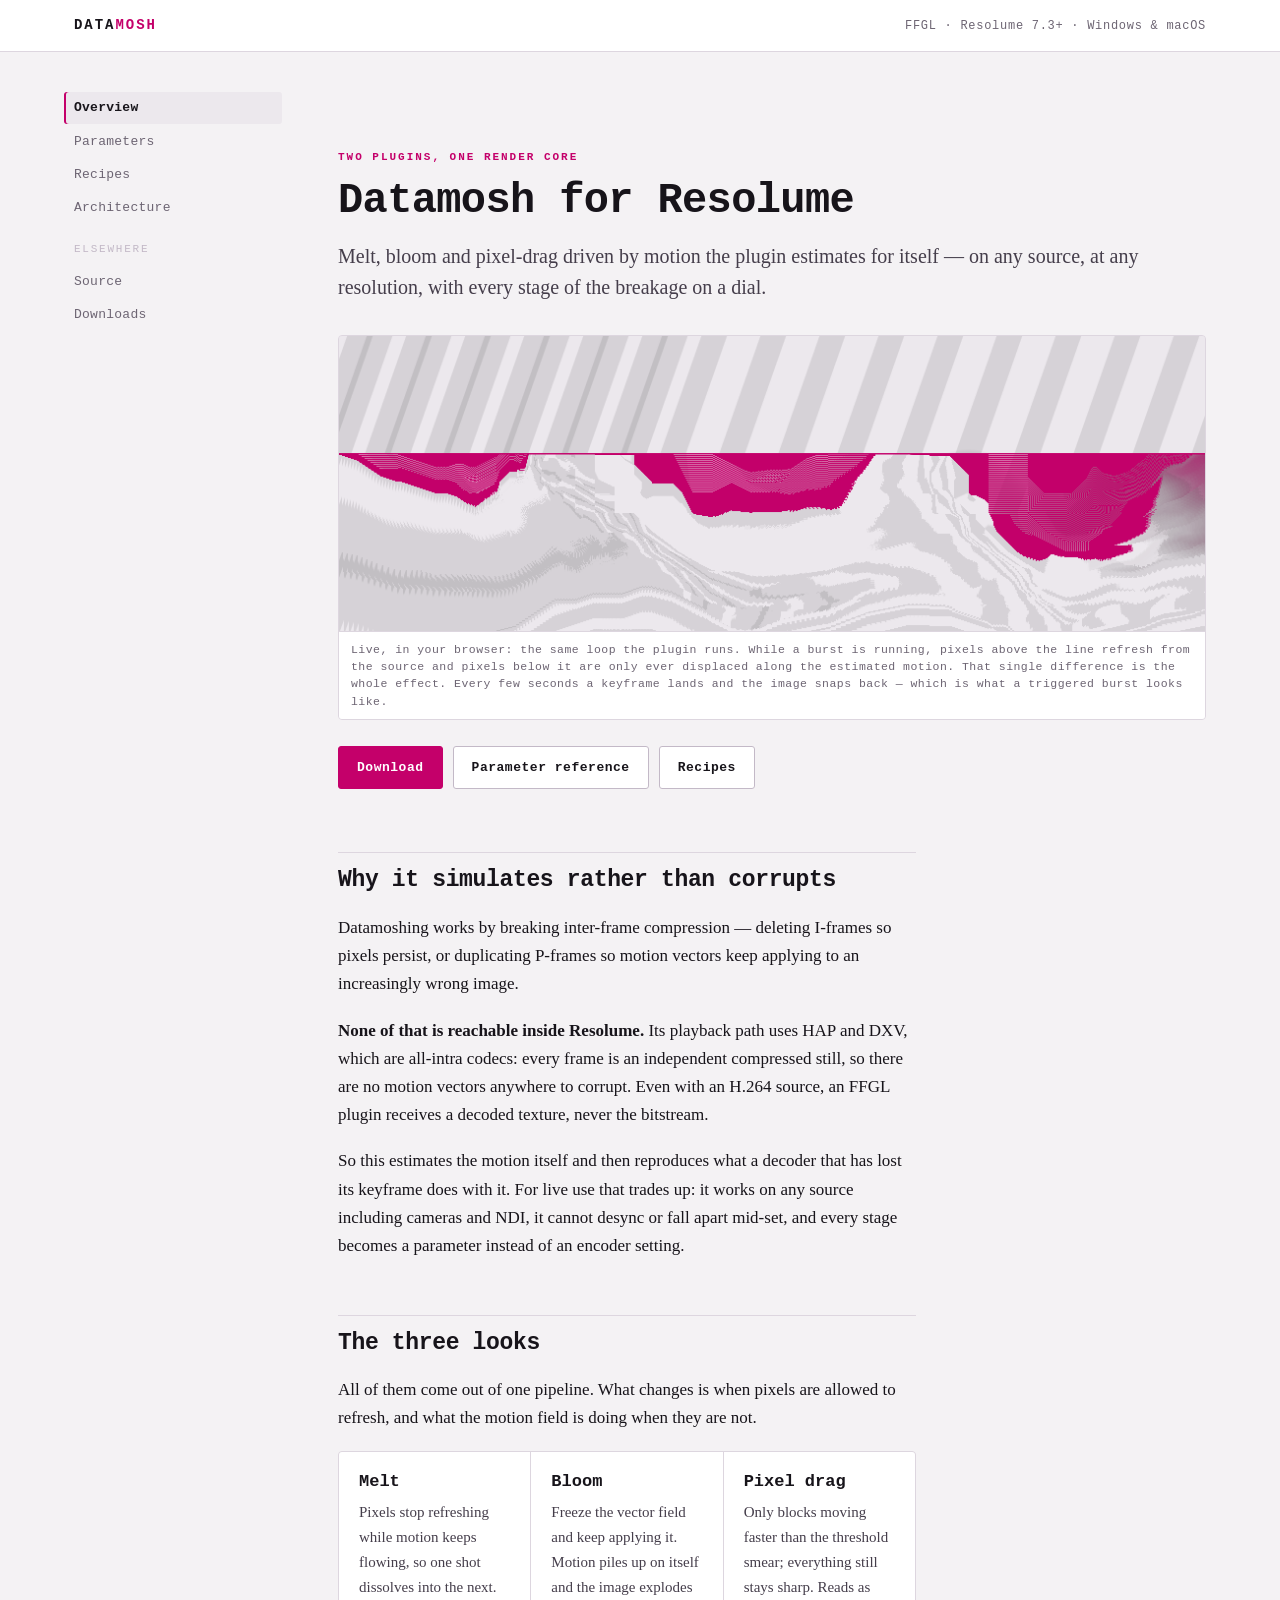
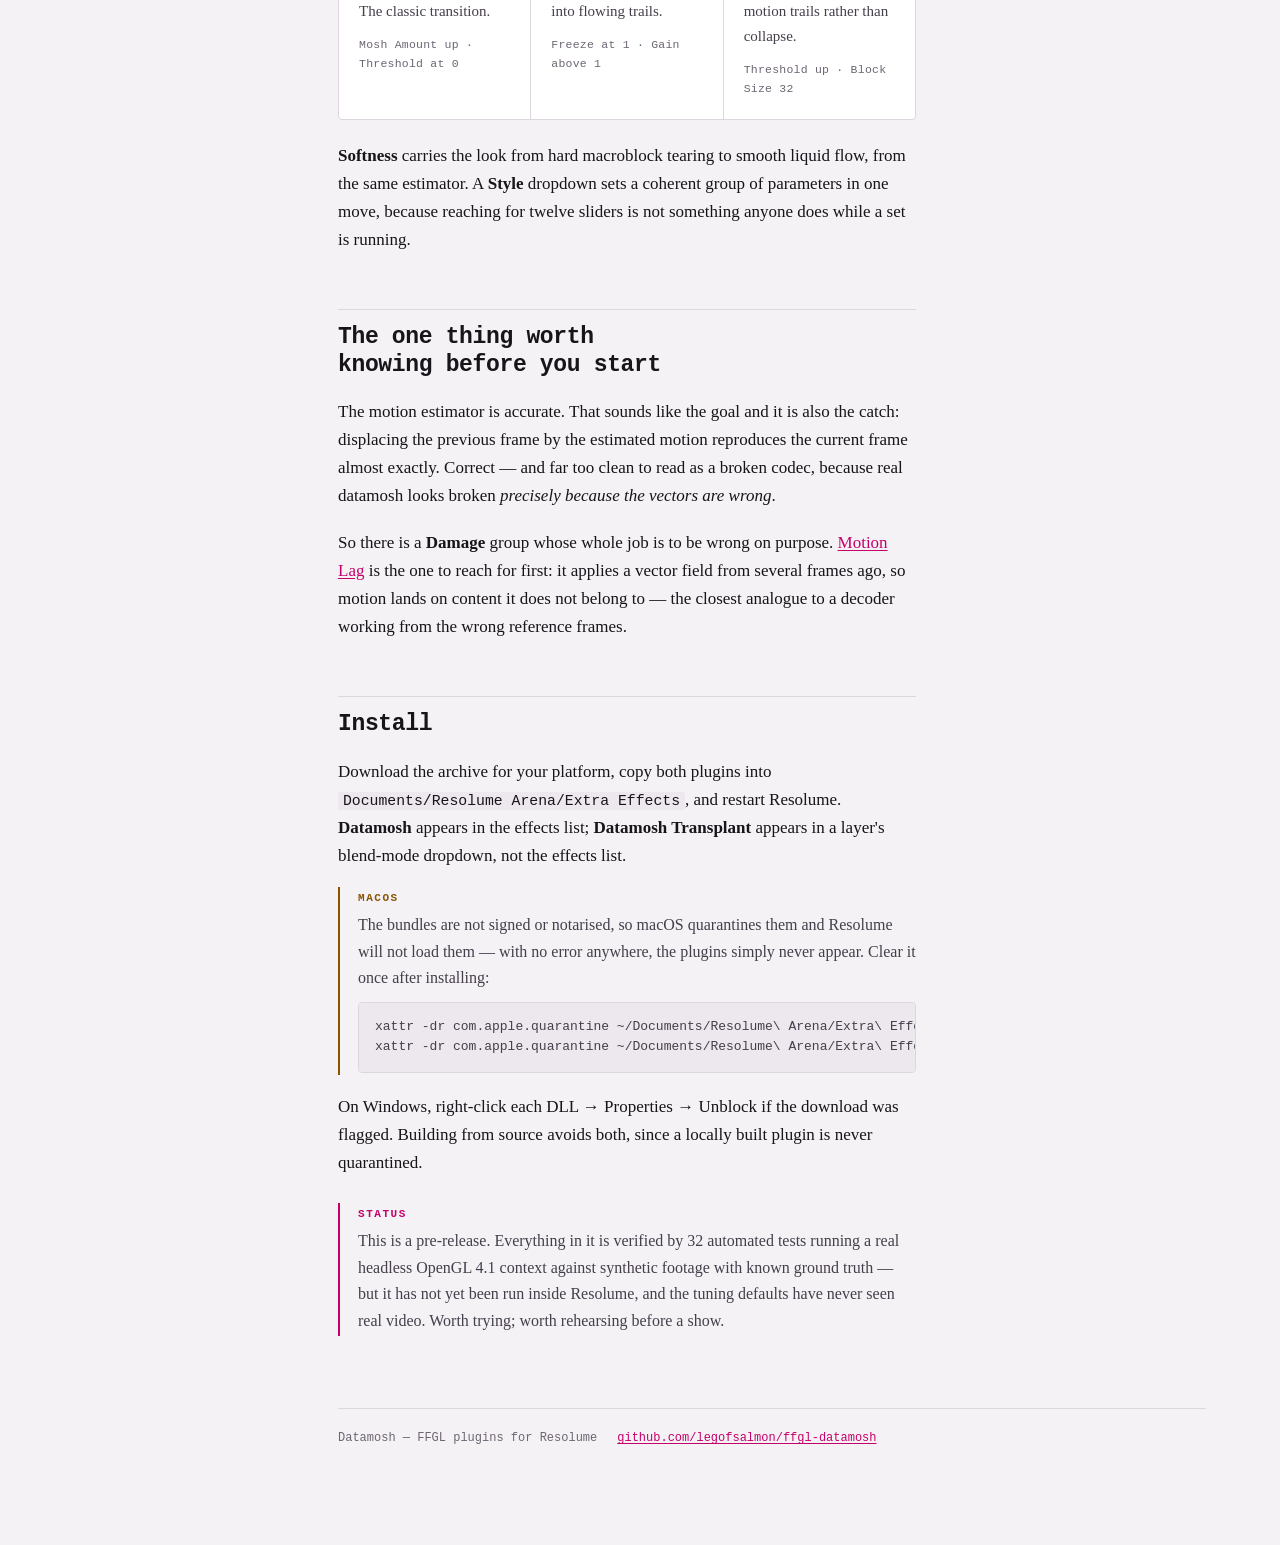
<file: docs/index.html>
<!doctype html>
<html lang="en">
<head>
<meta charset="utf-8">
<meta name="viewport" content="width=device-width, initial-scale=1">
<title>Datamosh for Resolume</title>
<meta name="description" content="Two FFGL plugins that simulate datamoshing in Resolume by estimating motion and reproducing what a decoder does after it loses its keyframe.">
<link rel="stylesheet" href="style.css">
</head>
<body>

<a class="skip" href="#main">Skip to content</a>

<header class="masthead">
	<div class="masthead-inner">
		<a class="wordmark" href="index.html">DATA<span>MOSH</span></a>
		<span class="masthead-meta">FFGL &middot; Resolume 7.3+ &middot; Windows &amp; macOS</span>
	</div>
</header>

<div class="shell">

	<nav class="sidebar" aria-label="Documentation">
		<ul>
			<li><a href="index.html" aria-current="page">Overview</a></li>
			<li><a href="parameters.html">Parameters</a></li>
			<li><a href="recipes.html">Recipes</a></li>
			<li><a href="architecture.html">Architecture</a></li>
			<li class="nav-label">Elsewhere</li>
			<li><a href="https://github.com/legofsalmon/ffgl-datamosh">Source</a></li>
			<li><a href="https://github.com/legofsalmon/ffgl-datamosh/releases">Downloads</a></li>
		</ul>
	</nav>

	<main id="main">

		<section class="hero">
			<p class="eyebrow">Two plugins, one render core</p>
			<h1>Datamosh for Resolume</h1>
			<p class="lede" style="margin-top:14px">
				Melt, bloom and pixel-drag driven by motion the plugin estimates for
				itself &mdash; on any source, at any resolution, with every stage of the
				breakage on a dial.
			</p>

			<div class="hero-canvas-wrap">
				<canvas id="demo" width="880" height="300" role="img"
				        aria-label="Animation of a moving pattern being displaced in macroblocks, the top half refreshing normally while the bottom half smears along held motion vectors."></canvas>
				<p class="hero-caption">
					Live, in your browser: the same loop the plugin runs. While a burst is
					running, pixels above the line refresh from the source and pixels below
					it are only ever displaced along the estimated motion. That single
					difference is the whole effect. Every few seconds a keyframe lands and
					the image snaps back — which is what a triggered burst looks like.
				</p>
			</div>

			<div class="actions">
				<a class="btn primary" href="https://github.com/legofsalmon/ffgl-datamosh/releases">Download</a>
				<a class="btn" href="parameters.html">Parameter reference</a>
				<a class="btn" href="recipes.html">Recipes</a>
			</div>
		</section>

		<div class="prose">

			<h2>Why it simulates rather than corrupts</h2>

			<p>
				Datamoshing works by breaking inter-frame compression &mdash; deleting
				I-frames so pixels persist, or duplicating P-frames so motion vectors keep
				applying to an increasingly wrong image.
			</p>

			<p>
				<strong>None of that is reachable inside Resolume.</strong> Its playback
				path uses HAP and DXV, which are all-intra codecs: every frame is an
				independent compressed still, so there are no motion vectors anywhere to
				corrupt. Even with an H.264 source, an FFGL plugin receives a decoded
				texture, never the bitstream.
			</p>

			<p>
				So this estimates the motion itself and then reproduces what a decoder
				that has lost its keyframe does with it. For live use that trades up: it
				works on any source including cameras and NDI, it cannot desync or fall
				apart mid-set, and every stage becomes a parameter instead of an encoder
				setting.
			</p>

			<h2>The three looks</h2>

			<p>
				All of them come out of one pipeline. What changes is when pixels are
				allowed to refresh, and what the motion field is doing when they are not.
			</p>

			<div class="looks">
				<article class="look">
					<h3>Melt</h3>
					<p>
						Pixels stop refreshing while motion keeps flowing, so one shot
						dissolves into the next. The classic transition.
					</p>
					<span class="how">Mosh Amount up &middot; Threshold at 0</span>
				</article>
				<article class="look">
					<h3>Bloom</h3>
					<p>
						Freeze the vector field and keep applying it. Motion piles up on
						itself and the image explodes into flowing trails.
					</p>
					<span class="how">Freeze at 1 &middot; Gain above 1</span>
				</article>
				<article class="look">
					<h3>Pixel drag</h3>
					<p>
						Only blocks moving faster than the threshold smear; everything
						still stays sharp. Reads as motion trails rather than collapse.
					</p>
					<span class="how">Threshold up &middot; Block Size 32</span>
				</article>
			</div>

			<p style="margin-top:22px">
				<strong>Softness</strong> carries the look from hard macroblock tearing to
				smooth liquid flow, from the same estimator. A <strong>Style</strong>
				dropdown sets a coherent group of parameters in one move, because reaching
				for twelve sliders is not something anyone does while a set is running.
			</p>

			<h2>The one thing worth knowing before you start</h2>

			<p>
				The motion estimator is accurate. That sounds like the goal and it is
				also the catch: displacing the previous frame by the estimated motion
				reproduces the current frame almost exactly. Correct &mdash; and far too
				clean to read as a broken codec, because real datamosh looks broken
				<em>precisely because the vectors are wrong</em>.
			</p>

			<p>
				So there is a <strong>Damage</strong> group whose whole job is to be
				wrong on purpose. <a href="parameters.html#damage">Motion Lag</a> is the
				one to reach for first: it applies a vector field from several frames ago,
				so motion lands on content it does not belong to &mdash; the closest
				analogue to a decoder working from the wrong reference frames.
			</p>

			<h2>Install</h2>

			<p>
				Download the archive for your platform, copy both plugins into
				<code>Documents/Resolume Arena/Extra Effects</code>, and restart Resolume.
				<strong>Datamosh</strong> appears in the effects list;
				<strong>Datamosh Transplant</strong> appears in a layer's blend-mode
				dropdown, not the effects list.
			</p>

			<div class="note warn">
				<span class="note-label">macOS</span>
				The bundles are not signed or notarised, so macOS quarantines them and
				Resolume will not load them &mdash; with no error anywhere, the plugins
				simply never appear. Clear it once after installing:
				<pre style="margin-top:10px"><code>xattr -dr com.apple.quarantine ~/Documents/Resolume\ Arena/Extra\ Effects/Datamosh.bundle
xattr -dr com.apple.quarantine ~/Documents/Resolume\ Arena/Extra\ Effects/DatamoshTransplant.bundle</code></pre>
			</div>

			<p style="margin-top:18px">
				On Windows, right-click each DLL &rarr; Properties &rarr; Unblock if the
				download was flagged. Building from source avoids both, since a locally
				built plugin is never quarantined.
			</p>

			<div class="note accent" style="margin-top:26px">
				<span class="note-label">Status</span>
				This is a pre-release. Everything in it is verified by 32 automated tests
				running a real headless OpenGL&nbsp;4.1 context against synthetic footage
				with known ground truth &mdash; but it has not yet been run inside
				Resolume, and the tuning defaults have never seen real video. Worth
				trying; worth rehearsing before a show.
			</div>

		</div>

		<footer class="page-footer">
			<span>Datamosh &mdash; FFGL plugins for Resolume</span>
			<a href="https://github.com/legofsalmon/ffgl-datamosh">github.com/legofsalmon/ffgl-datamosh</a>
		</footer>

	</main>
</div>

<script>
/* The hero runs the plugin's loop in miniature: estimate nothing, but displace
 * an accumulation buffer by a per-block motion field and decide, per region,
 * whether it may refresh from the source. Top half refreshes, bottom half does
 * not — which is exactly the difference the Mosh Amount dial controls. */
(function () {
	var canvas = document.getElementById('demo');
	if (!canvas || !canvas.getContext) return;
	var ctx = canvas.getContext('2d', { willReadFrequently: true });
	if (!ctx) return;

	var W = canvas.width, H = canvas.height;
	var BLOCK = 20;
	var COLS = Math.ceil(W / BLOCK), ROWS = Math.ceil(H / BLOCK);
	var FRONT = Math.floor(ROWS * 0.42);   // the row where refreshing stops

	function themeColours() {
		var styles = getComputedStyle(document.documentElement);
		return {
			ground: styles.getPropertyValue('--surface-sunk').trim() || '#eee',
			ink:    styles.getPropertyValue('--ink').trim() || '#111',
			accent: styles.getPropertyValue('--accent').trim() || '#c4006a'
		};
	}

	var colours = themeColours();

	/* Source frame: bars sliding right at a steady rate, plus a disc crossing
	 * the other way, so the block vectors below the front disagree with the
	 * content above it. */
	var source = document.createElement('canvas');
	source.width = W; source.height = H;
	var sctx = source.getContext('2d');

	function drawSource(t) {
		sctx.fillStyle = colours.ground;
		sctx.fillRect(0, 0, W, H);

		sctx.fillStyle = colours.ink;
		sctx.globalAlpha = 0.10;
		for (var i = -2; i < 26; i++) {
			var x = ((i * 60 + t * 46) % (W + 240)) - 120;
			sctx.save();
			sctx.translate(x, 0);
			sctx.transform(1, 0, -0.35, 1, 0, 0);
			sctx.fillRect(0, -40, 26, H + 80);
			sctx.restore();
		}
		sctx.globalAlpha = 1;

		var cx = W * 0.5 + Math.cos(t * 0.55) * W * 0.33;
		var cy = H * 0.44 + Math.sin(t * 0.9) * H * 0.16;
		var grad = sctx.createRadialGradient(cx, cy, 2, cx, cy, 64);
		grad.addColorStop(0, colours.accent);
		grad.addColorStop(1, 'transparent');
		sctx.fillStyle = grad;
		sctx.beginPath();
		sctx.arc(cx, cy, 64, 0, Math.PI * 2);
		sctx.fill();
	}

	/* Per-block motion, in whole pixels. Snapped, because resampling an
	 * accumulation buffer with interpolation every frame turns it to mush —
	 * the same reason Pel Snap defaults to on in the plugin. */
	function vectorFor(col, row, t) {
		var wave = Math.sin(row * 0.55 + t * 0.7) * 0.5 + Math.cos(col * 0.3 - t * 0.5) * 0.5;
		return {
			x: Math.round(3 + wave * 3),
			y: Math.round(Math.sin(col * 0.4 + t * 0.6) * 1.6)
		};
	}

	var time = 0;
	var reduce = window.matchMedia && window.matchMedia('(prefers-reduced-motion: reduce)').matches;

	/* Left to run, the accumulation collapses into mush and stays there. Real
	 * use is a cycle: a burst, then a keyframe that snaps back to clean. This
	 * mirrors what a triggered burst looks like, and keeps the demo watchable. */
	var CYCLE = 7.5, BURST = 5.0;

	function step() {
		time += 1 / 60;
		var phase = time % CYCLE;
		var moshing = phase < BURST;
		drawSource(time);

		/* Displace the accumulated image block by block. drawImage from the
		 * canvas onto itself is the whole motion-compensation step. */
		var carried = ctx.getImageData(0, 0, W, H);
		var scratch = document.createElement('canvas');
		scratch.width = W; scratch.height = H;
		scratch.getContext('2d').putImageData(carried, 0, 0);

		for (var row = 0; row < ROWS; row++) {
			for (var col = 0; col < COLS; col++) {
				var x = col * BLOCK, y = row * BLOCK;
				if (row < FRONT || !moshing) {
					// Above the front, or between bursts: refresh from the source.
					ctx.drawImage(source, x, y, BLOCK, BLOCK, x, y, BLOCK, BLOCK);
				} else {
					// Below it: carry the old pixels along the motion vector.
					var v = vectorFor(col, row, time);
					ctx.drawImage(scratch, x - v.x, y - v.y, BLOCK, BLOCK, x, y, BLOCK, BLOCK);
				}
			}
		}

		// The line where refreshing stops, shown only while a burst is running.
		if (moshing) {
			ctx.fillStyle = colours.accent;
			ctx.fillRect(0, FRONT * BLOCK - 1, W, 1.5);
		}

		if (!reduce) requestAnimationFrame(step);
	}

	// Seed the buffer so the first displaced frame has something to carry.
	drawSource(0);
	ctx.drawImage(source, 0, 0);
	step();

	// The demo samples theme tokens, so it has to be told when they change.
	if (window.matchMedia) {
		var dark = window.matchMedia('(prefers-color-scheme: dark)');
		if (dark.addEventListener) {
			dark.addEventListener('change', function () {
				colours = themeColours();
				drawSource(time);
				ctx.drawImage(source, 0, 0);
			});
		}
	}
})();
</script>

</body>
</html>
</file>
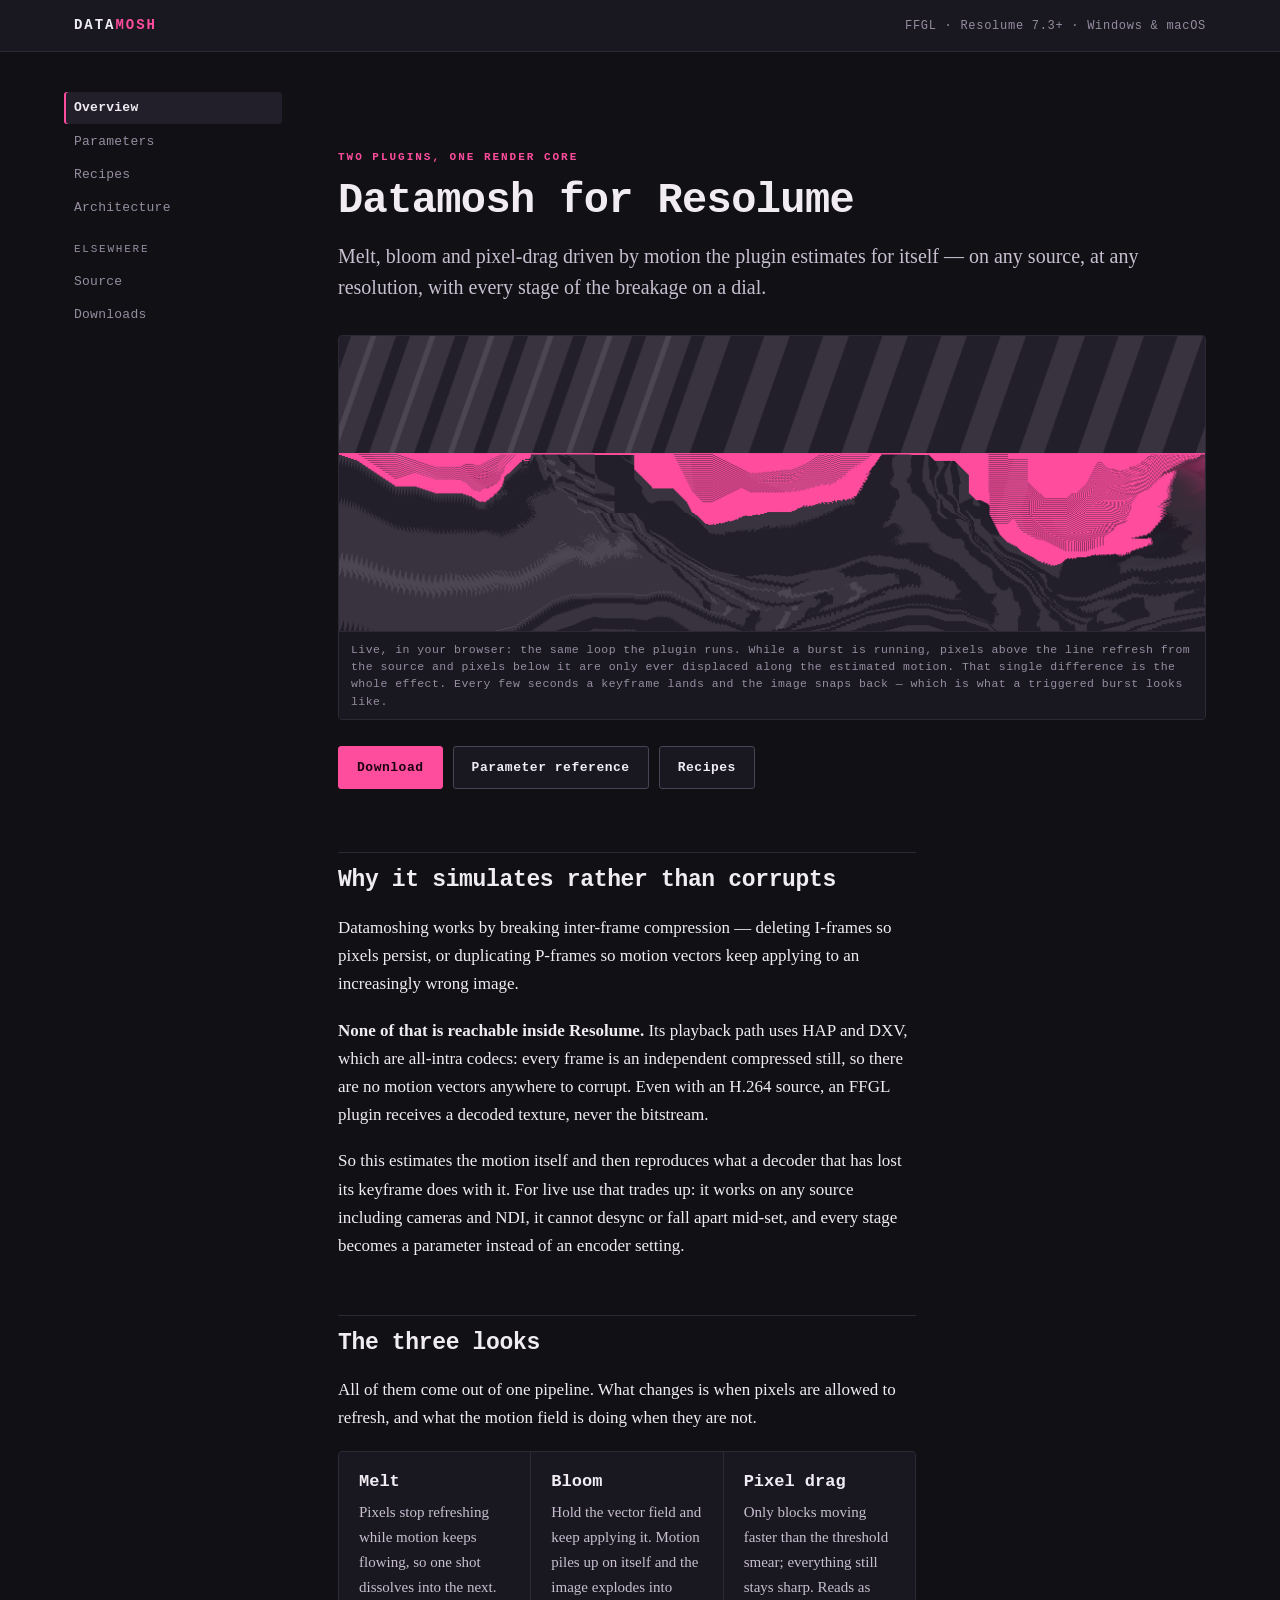
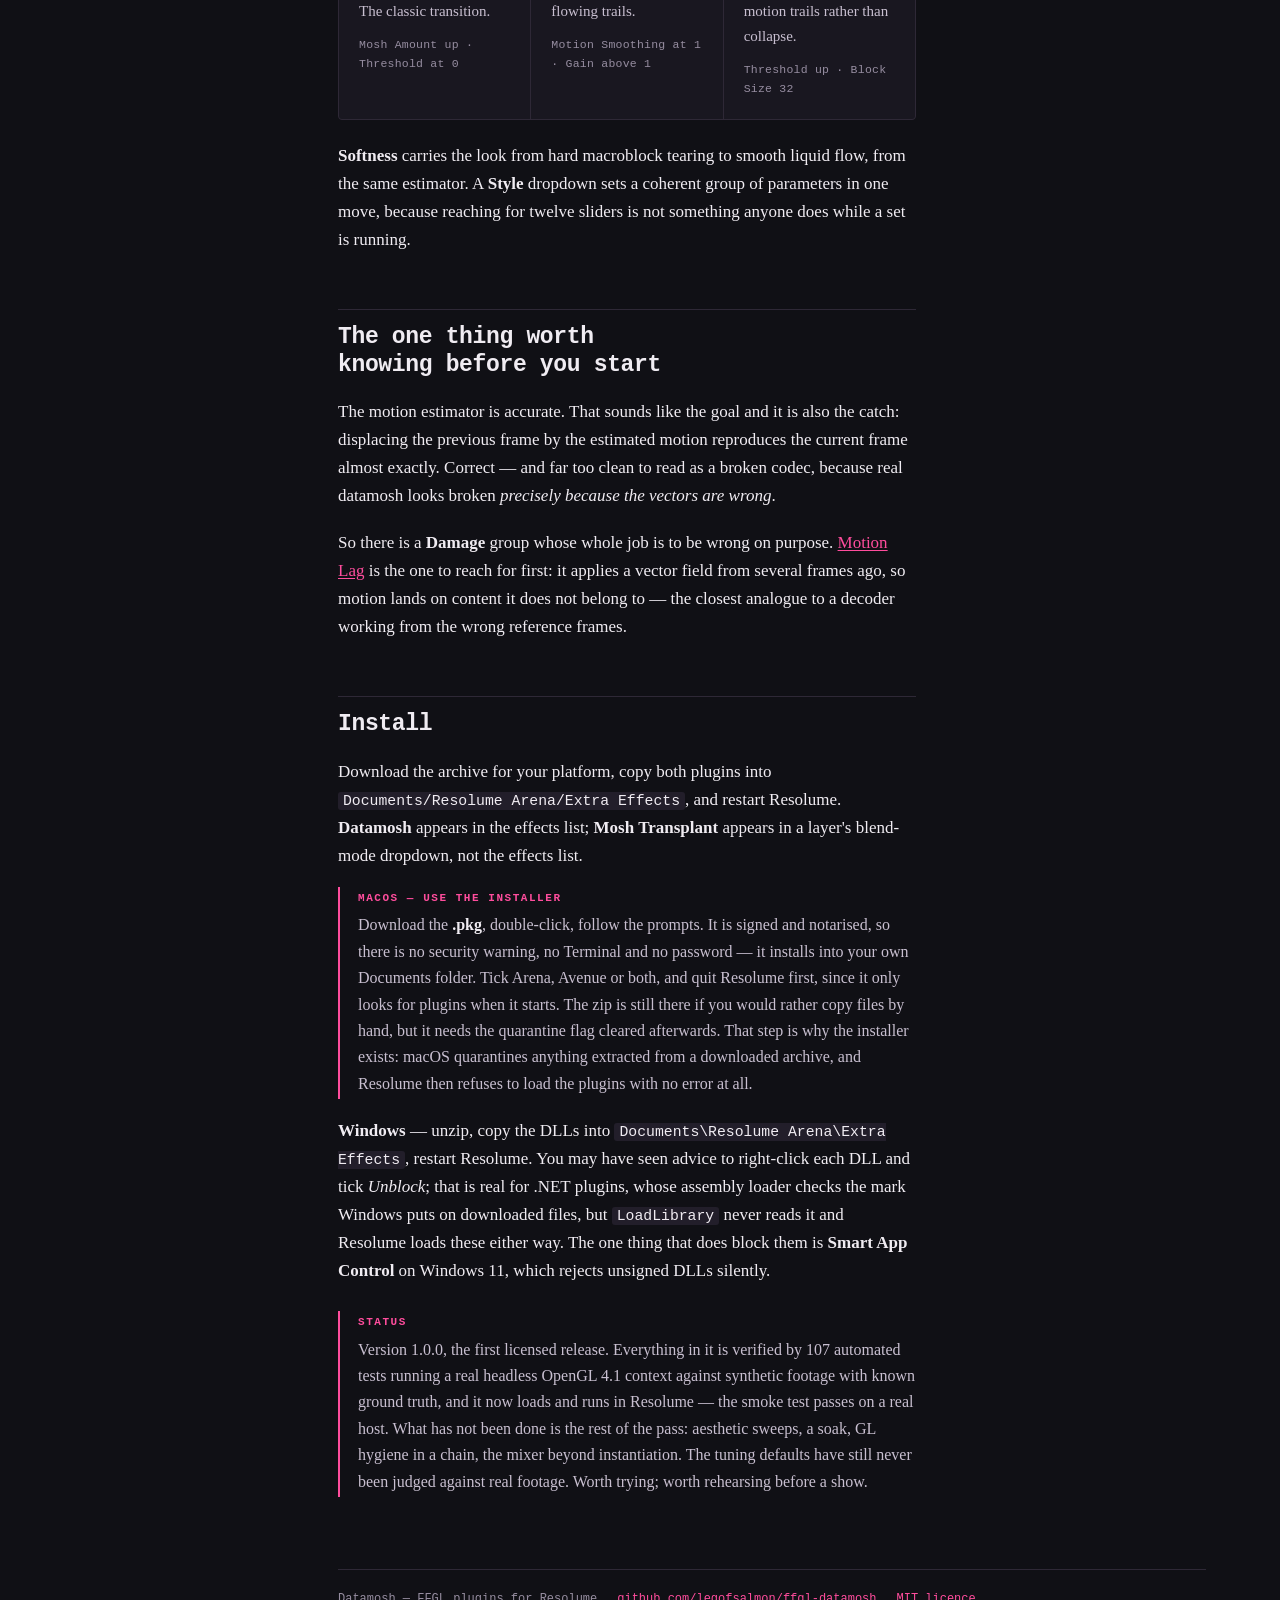
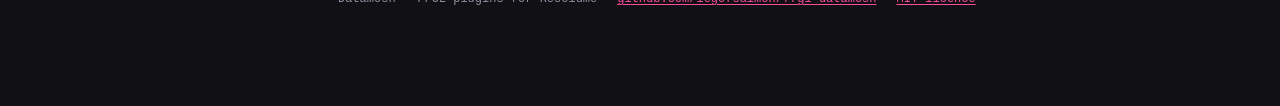
<file: site/index.html>
<!doctype html>
<html lang="en">
<head>
<meta charset="utf-8">
<meta name="viewport" content="width=device-width, initial-scale=1">
<!-- Matches --ground: the browser paints this behind the page and around it. -->
<meta name="theme-color" content="#101015">
<title>Datamosh for Resolume</title>
<meta name="description" content="Two FFGL plugins that simulate datamoshing in Resolume by estimating motion and reproducing what a decoder does after it loses its keyframe.">
<link rel="icon" href="favicon.svg" type="image/svg+xml">

<!-- Absolute URLs below are the only place the site's own domain appears.
     Change SITE_URL here when the domain settles; see site/README.md. -->
<link rel="canonical" href="https://datamosh.letissier.ie/index.html">
<meta property="og:type" content="website">
<meta property="og:site_name" content="Datamosh for Resolume">
<meta property="og:title" content="Datamosh for Resolume">
<meta property="og:description" content="Two FFGL plugins that simulate datamoshing in Resolume by estimating motion and reproducing what a decoder does after it loses its keyframe.">
<meta property="og:url" content="https://datamosh.letissier.ie/index.html">
<meta property="og:image" content="https://datamosh.letissier.ie/og.png">
<meta property="og:image:width" content="1200">
<meta property="og:image:height" content="630">
<meta property="og:image:alt" content="A frame of diagonal bars and coloured shapes, intact above a line and torn into displaced macroblocks below it.">
<meta name="twitter:card" content="summary_large_image">

<link rel="stylesheet" href="style.css">
</head>
<body>

<a class="skip" href="#main">Skip to content</a>

<header class="masthead">
	<div class="masthead-inner">
		<a class="wordmark" href="index.html">DATA<span>MOSH</span></a>
		<span class="masthead-meta">FFGL &middot; Resolume 7.3+ &middot; Windows &amp; macOS</span>
	</div>
</header>

<div class="shell">

	<nav class="sidebar" aria-label="Documentation">
		<ul>
			<li><a href="index.html" aria-current="page">Overview</a></li>
			<li><a href="parameters.html">Parameters</a></li>
			<li><a href="recipes.html">Recipes</a></li>
			<li><a href="architecture.html">Architecture</a></li>
			<li class="nav-label">Elsewhere</li>
			<li><a href="https://github.com/legofsalmon/ffgl-datamosh">Source</a></li>
			<li><a href="https://github.com/legofsalmon/ffgl-datamosh/releases">Downloads</a></li>
		</ul>
	</nav>

	<main id="main">

		<section class="hero">
			<p class="eyebrow">Two plugins, one render core</p>
			<h1>Datamosh for Resolume</h1>
			<p class="lede" style="margin-top:14px">
				Melt, bloom and pixel-drag driven by motion the plugin estimates for
				itself &mdash; on any source, at any resolution, with every stage of the
				breakage on a dial.
			</p>

			<div class="hero-canvas-wrap">
				<canvas id="demo" width="880" height="300" role="img"
				        aria-label="Animation of a moving pattern being displaced in macroblocks, the top half refreshing normally while the bottom half smears along held motion vectors."></canvas>
				<p class="hero-caption">
					Live, in your browser: the same loop the plugin runs. While a burst is
					running, pixels above the line refresh from the source and pixels below
					it are only ever displaced along the estimated motion. That single
					difference is the whole effect. Every few seconds a keyframe lands and
					the image snaps back — which is what a triggered burst looks like.
				</p>
			</div>

			<div class="actions">
				<a class="btn primary" href="https://github.com/legofsalmon/ffgl-datamosh/releases">Download</a>
				<a class="btn" href="parameters.html">Parameter reference</a>
				<a class="btn" href="recipes.html">Recipes</a>
			</div>
		</section>

		<div class="prose">

			<h2>Why it simulates rather than corrupts</h2>

			<p>
				Datamoshing works by breaking inter-frame compression &mdash; deleting
				I-frames so pixels persist, or duplicating P-frames so motion vectors keep
				applying to an increasingly wrong image.
			</p>

			<p>
				<strong>None of that is reachable inside Resolume.</strong> Its playback
				path uses HAP and DXV, which are all-intra codecs: every frame is an
				independent compressed still, so there are no motion vectors anywhere to
				corrupt. Even with an H.264 source, an FFGL plugin receives a decoded
				texture, never the bitstream.
			</p>

			<p>
				So this estimates the motion itself and then reproduces what a decoder
				that has lost its keyframe does with it. For live use that trades up: it
				works on any source including cameras and NDI, it cannot desync or fall
				apart mid-set, and every stage becomes a parameter instead of an encoder
				setting.
			</p>

			<h2>The three looks</h2>

			<p>
				All of them come out of one pipeline. What changes is when pixels are
				allowed to refresh, and what the motion field is doing when they are not.
			</p>

			<div class="looks">
				<article class="look">
					<h3>Melt</h3>
					<p>
						Pixels stop refreshing while motion keeps flowing, so one shot
						dissolves into the next. The classic transition.
					</p>
					<span class="how">Mosh Amount up &middot; Threshold at 0</span>
				</article>
				<article class="look">
					<h3>Bloom</h3>
					<p>
						Hold the vector field and keep applying it. Motion piles up on
						itself and the image explodes into flowing trails.
					</p>
					<span class="how">Motion Smoothing at 1 &middot; Gain above 1</span>
				</article>
				<article class="look">
					<h3>Pixel drag</h3>
					<p>
						Only blocks moving faster than the threshold smear; everything
						still stays sharp. Reads as motion trails rather than collapse.
					</p>
					<span class="how">Threshold up &middot; Block Size 32</span>
				</article>
			</div>

			<p style="margin-top:22px">
				<strong>Softness</strong> carries the look from hard macroblock tearing to
				smooth liquid flow, from the same estimator. A <strong>Style</strong>
				dropdown sets a coherent group of parameters in one move, because reaching
				for twelve sliders is not something anyone does while a set is running.
			</p>

			<h2>The one thing worth knowing before you start</h2>

			<p>
				The motion estimator is accurate. That sounds like the goal and it is
				also the catch: displacing the previous frame by the estimated motion
				reproduces the current frame almost exactly. Correct &mdash; and far too
				clean to read as a broken codec, because real datamosh looks broken
				<em>precisely because the vectors are wrong</em>.
			</p>

			<p>
				So there is a <strong>Damage</strong> group whose whole job is to be
				wrong on purpose. <a href="parameters.html#damage">Motion Lag</a> is the
				one to reach for first: it applies a vector field from several frames ago,
				so motion lands on content it does not belong to &mdash; the closest
				analogue to a decoder working from the wrong reference frames.
			</p>

			<h2>Install</h2>

			<p>
				Download the archive for your platform, copy both plugins into
				<code>Documents/Resolume Arena/Extra Effects</code>, and restart Resolume.
				<strong>Datamosh</strong> appears in the effects list;
				<strong>Mosh Transplant</strong> appears in a layer's blend-mode
				dropdown, not the effects list.
			</p>

			<div class="note accent">
				<span class="note-label">macOS &mdash; use the installer</span>
				Download the <strong>.pkg</strong>, double-click, follow the prompts. It is
				signed and notarised, so there is no security warning, no Terminal and no
				password &mdash; it installs into your own Documents folder. Tick Arena,
				Avenue or both, and quit Resolume first, since it only looks for plugins
				when it starts.
				<span class="how">The zip is still there if you would rather copy files by
				hand, but it needs the quarantine flag cleared afterwards. That step is
				why the installer exists: macOS quarantines anything extracted from a
				downloaded archive, and Resolume then refuses to load the plugins with no
				error at all.</span>
			</div>

			<p style="margin-top:18px">
				<strong>Windows</strong> &mdash; unzip, copy the DLLs into
				<code>Documents\Resolume Arena\Extra Effects</code>, restart Resolume.
				You may have seen advice to right-click each DLL and tick
				<em>Unblock</em>; that is real for .NET plugins, whose assembly loader
				checks the mark Windows puts on downloaded files, but
				<code>LoadLibrary</code> never reads it and Resolume loads these either
				way. The one thing that does block them is <strong>Smart App
				Control</strong> on Windows&nbsp;11, which rejects unsigned DLLs silently.
			</p>

			<div class="note accent" style="margin-top:26px">
				<span class="note-label">Status</span>
				Version 1.0.0, the first licensed release. Everything in it is verified by 107 automated tests
				running a real headless OpenGL&nbsp;4.1 context against synthetic footage
				with known ground truth, and it now loads and runs in Resolume &mdash; the
				smoke test passes on a real host. What has not been done is the rest of
				the pass: aesthetic sweeps, a soak, GL hygiene in a chain, the mixer
				beyond instantiation. The tuning defaults have still never been judged
				against real footage. Worth trying; worth rehearsing before a show.
			</div>

		</div>

		<footer class="page-footer">
			<span>Datamosh &mdash; FFGL plugins for Resolume</span>
			<a href="https://github.com/legofsalmon/ffgl-datamosh">github.com/legofsalmon/ffgl-datamosh</a>
			<a href="https://github.com/legofsalmon/ffgl-datamosh/blob/main/LICENSE">MIT licence</a>
		</footer>

	</main>
</div>

<script src="demo.js" defer></script>

</body>
</html>
</file>
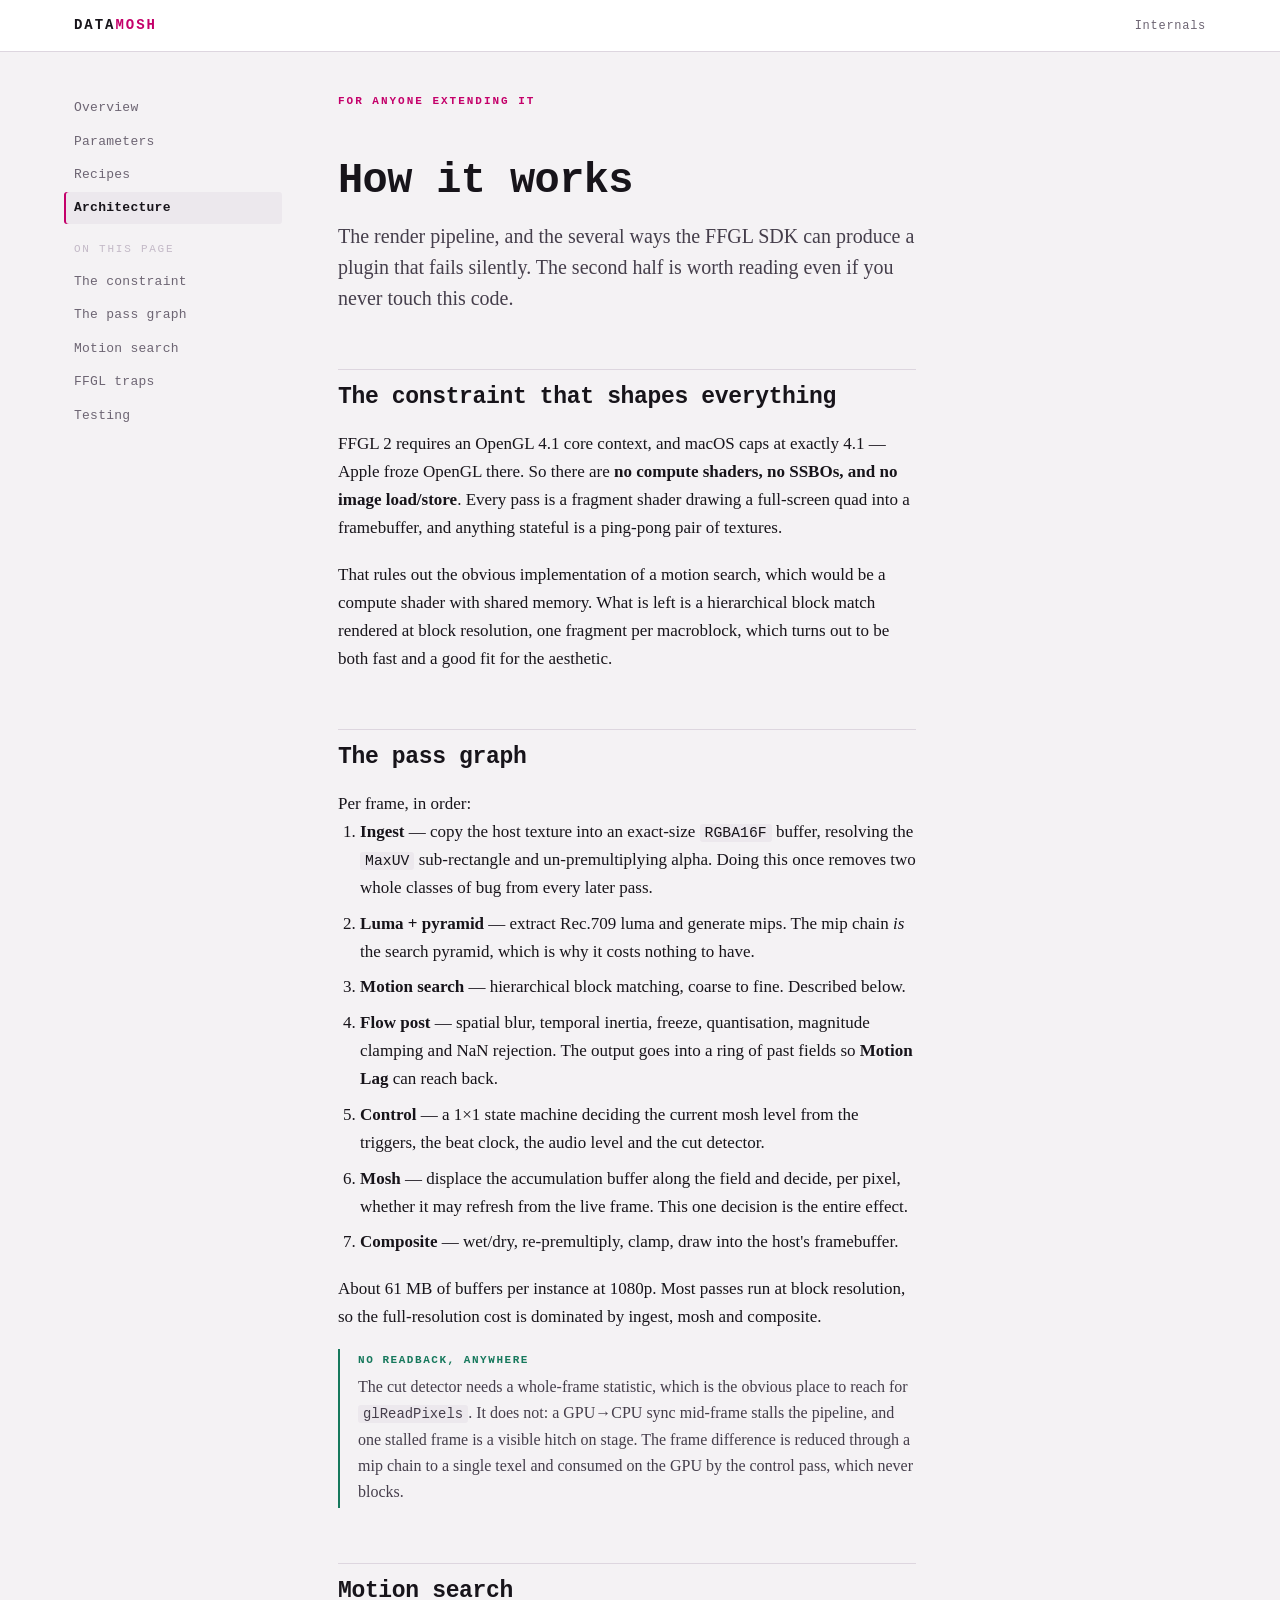
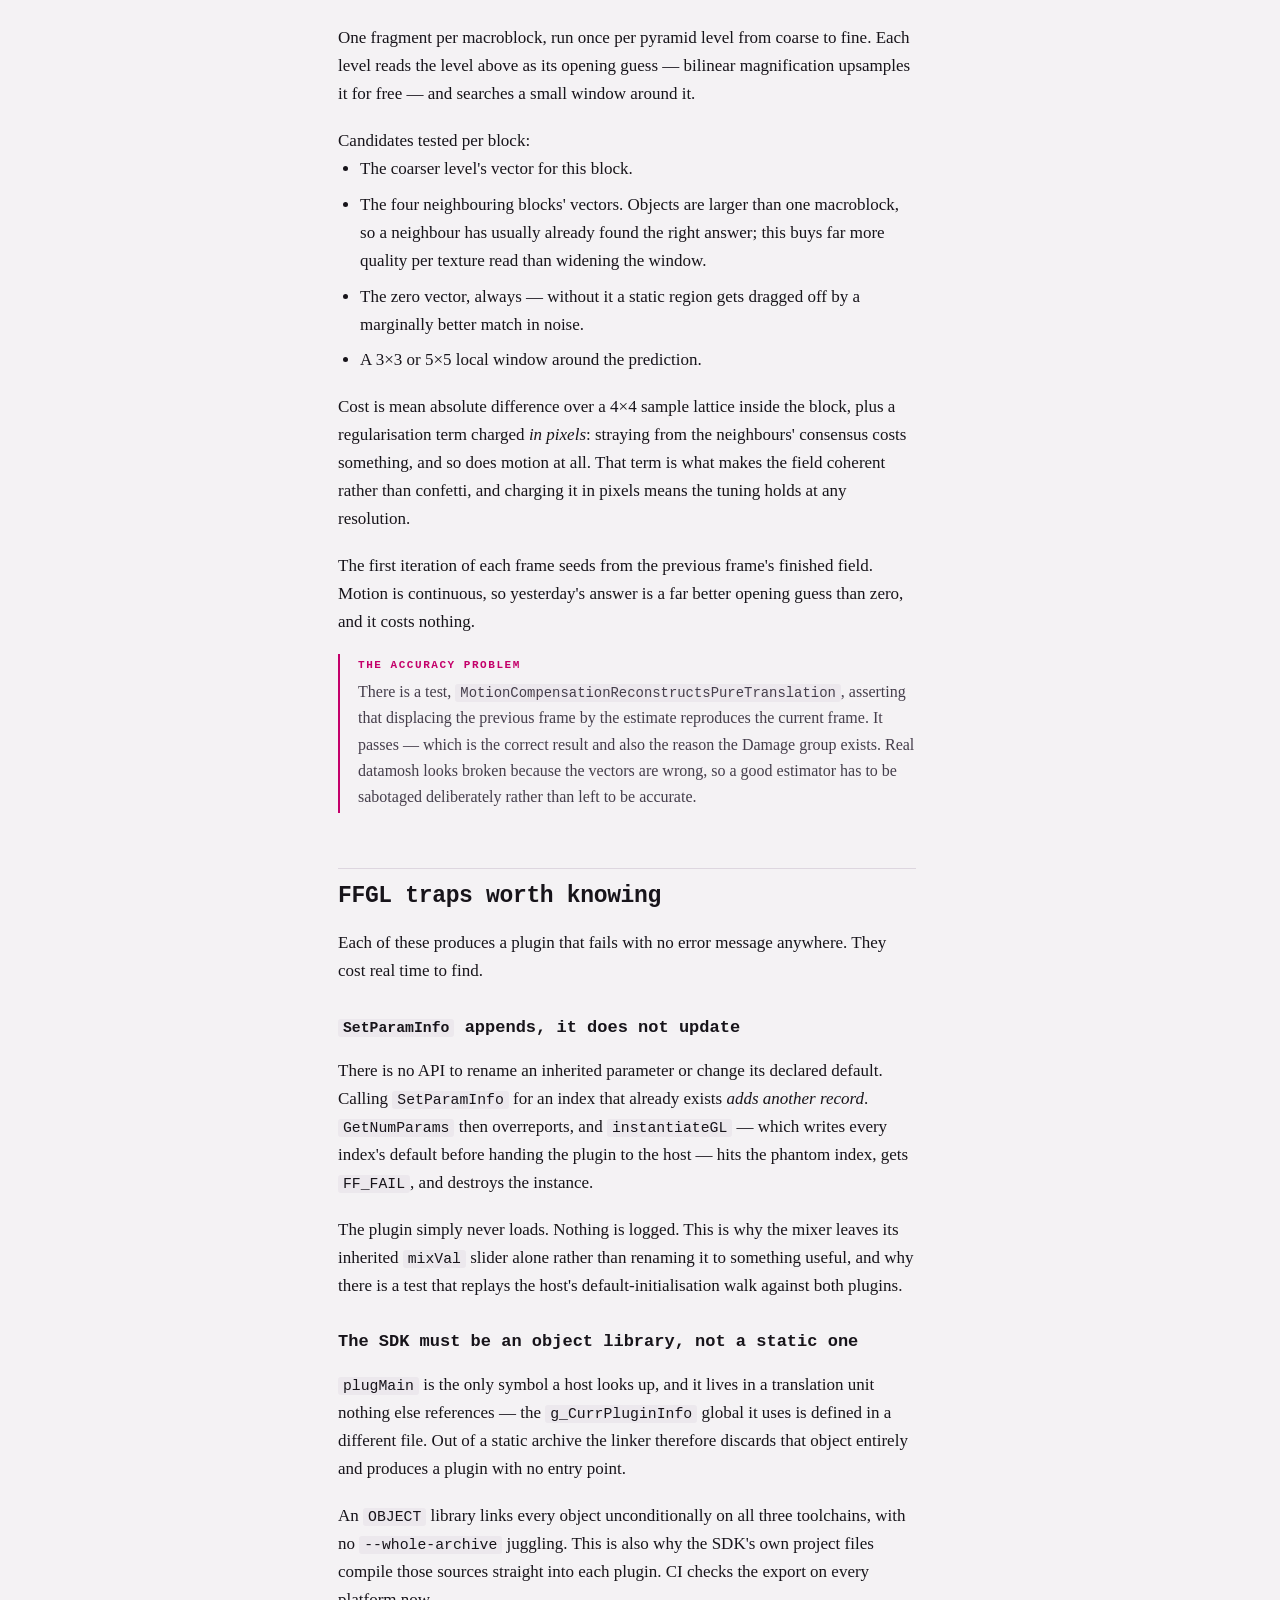
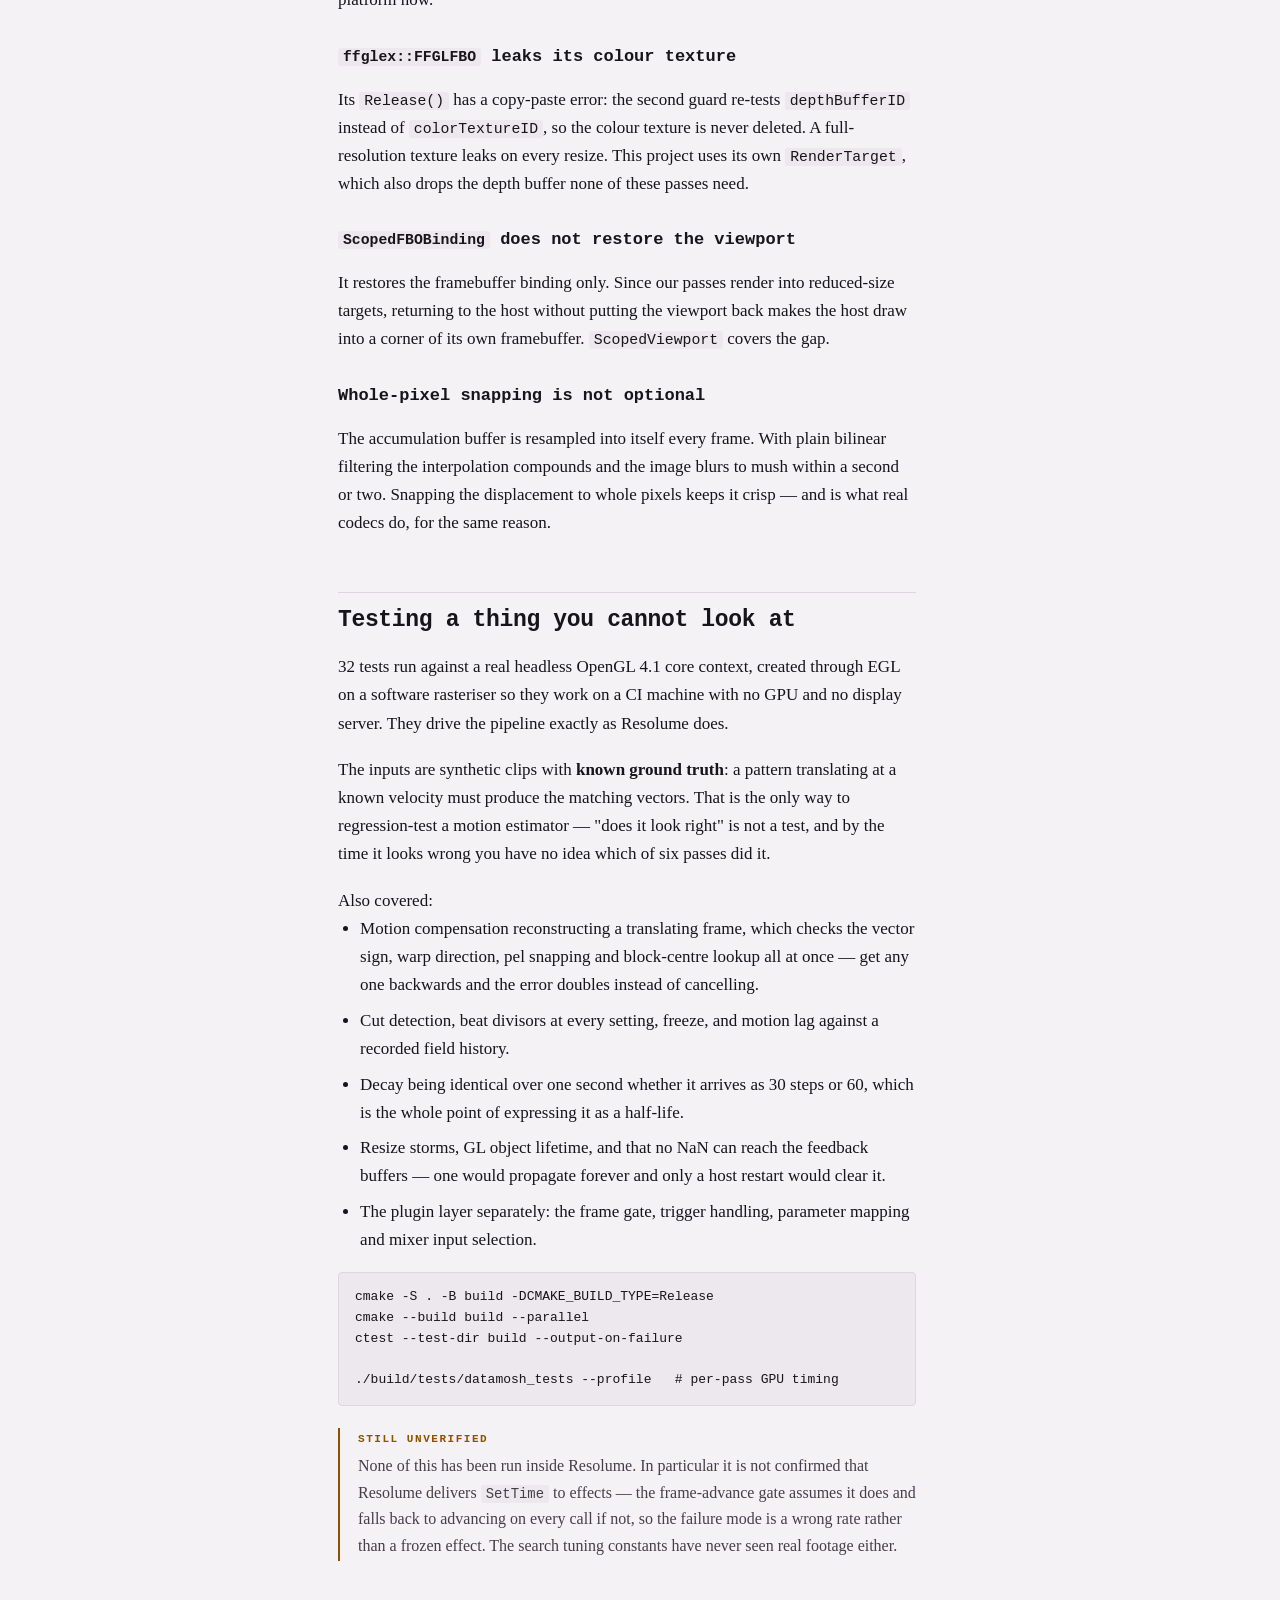
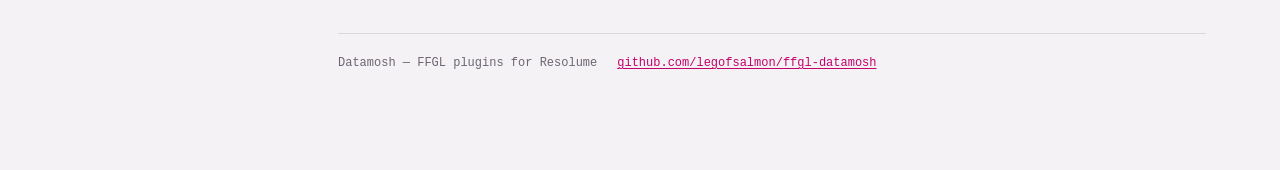
<file: docs/architecture.html>
<!doctype html>
<html lang="en">
<head>
<meta charset="utf-8">
<meta name="viewport" content="width=device-width, initial-scale=1">
<title>Datamosh Internals</title>
<meta name="description" content="How the render pipeline works, and the FFGL SDK traps found building it.">
<link rel="stylesheet" href="style.css">
</head>
<body>

<a class="skip" href="#main">Skip to content</a>

<header class="masthead">
	<div class="masthead-inner">
		<a class="wordmark" href="index.html">DATA<span>MOSH</span></a>
		<span class="masthead-meta">Internals</span>
	</div>
</header>

<div class="shell">

	<nav class="sidebar" aria-label="Documentation">
		<ul>
			<li><a href="index.html">Overview</a></li>
			<li><a href="parameters.html">Parameters</a></li>
			<li><a href="recipes.html">Recipes</a></li>
			<li><a href="architecture.html" aria-current="page">Architecture</a></li>
			<li class="nav-label">On this page</li>
			<li><a href="#constraint">The constraint</a></li>
			<li><a href="#pipeline">The pass graph</a></li>
			<li><a href="#estimator">Motion search</a></li>
			<li><a href="#traps">FFGL traps</a></li>
			<li><a href="#testing">Testing</a></li>
		</ul>
	</nav>

	<main id="main">
		<div class="prose">

			<p class="eyebrow">For anyone extending it</p>
			<h1>How it works</h1>
			<p class="lede" style="margin-top:14px">
				The render pipeline, and the several ways the FFGL SDK can produce a plugin
				that fails silently. The second half is worth reading even if you never
				touch this code.
			</p>

			<h2 id="constraint">The constraint that shapes everything</h2>

			<p>
				FFGL&nbsp;2 requires an OpenGL&nbsp;4.1 core context, and macOS caps at
				exactly 4.1 &mdash; Apple froze OpenGL there. So there are
				<strong>no compute shaders, no SSBOs, and no image load/store</strong>.
				Every pass is a fragment shader drawing a full-screen quad into a
				framebuffer, and anything stateful is a ping-pong pair of textures.
			</p>

			<p>
				That rules out the obvious implementation of a motion search, which would
				be a compute shader with shared memory. What is left is a hierarchical
				block match rendered at block resolution, one fragment per macroblock,
				which turns out to be both fast and a good fit for the aesthetic.
			</p>

			<h2 id="pipeline">The pass graph</h2>

			<p>Per frame, in order:</p>

			<ol class="prose-list">
				<li>
					<strong>Ingest</strong> &mdash; copy the host texture into an exact-size
					<code>RGBA16F</code> buffer, resolving the <code>MaxUV</code>
					sub-rectangle and un-premultiplying alpha. Doing this once removes two
					whole classes of bug from every later pass.
				</li>
				<li>
					<strong>Luma + pyramid</strong> &mdash; extract Rec.709 luma and generate
					mips. The mip chain <em>is</em> the search pyramid, which is why it costs
					nothing to have.
				</li>
				<li>
					<strong>Motion search</strong> &mdash; hierarchical block matching, coarse
					to fine. Described below.
				</li>
				<li>
					<strong>Flow post</strong> &mdash; spatial blur, temporal inertia, freeze,
					quantisation, magnitude clamping and NaN rejection. The output goes into a
					ring of past fields so <strong>Motion Lag</strong> can reach back.
				</li>
				<li>
					<strong>Control</strong> &mdash; a 1&times;1 state machine deciding the
					current mosh level from the triggers, the beat clock, the audio level and
					the cut detector.
				</li>
				<li>
					<strong>Mosh</strong> &mdash; displace the accumulation buffer along the
					field and decide, per pixel, whether it may refresh from the live frame.
					This one decision is the entire effect.
				</li>
				<li>
					<strong>Composite</strong> &mdash; wet/dry, re-premultiply, clamp, draw
					into the host's framebuffer.
				</li>
			</ol>

			<p>
				About 61&nbsp;MB of buffers per instance at 1080p. Most passes run at block
				resolution, so the full-resolution cost is dominated by ingest, mosh and
				composite.
			</p>

			<div class="note good">
				<span class="note-label">No readback, anywhere</span>
				The cut detector needs a whole-frame statistic, which is the obvious place
				to reach for <code>glReadPixels</code>. It does not: a GPU&rarr;CPU sync
				mid-frame stalls the pipeline, and one stalled frame is a visible hitch on
				stage. The frame difference is reduced through a mip chain to a single texel
				and consumed on the GPU by the control pass, which never blocks.
			</div>

			<h2 id="estimator">Motion search</h2>

			<p>
				One fragment per macroblock, run once per pyramid level from coarse to fine.
				Each level reads the level above as its opening guess &mdash; bilinear
				magnification upsamples it for free &mdash; and searches a small window
				around it.
			</p>

			<p>Candidates tested per block:</p>
			<ul class="prose-list">
				<li>The coarser level's vector for this block.</li>
				<li>The four neighbouring blocks' vectors. Objects are larger than one
					macroblock, so a neighbour has usually already found the right answer;
					this buys far more quality per texture read than widening the window.</li>
				<li>The zero vector, always &mdash; without it a static region gets dragged
					off by a marginally better match in noise.</li>
				<li>A 3&times;3 or 5&times;5 local window around the prediction.</li>
			</ul>

			<p>
				Cost is mean absolute difference over a 4&times;4 sample lattice inside the
				block, plus a regularisation term charged <em>in pixels</em>: straying from
				the neighbours' consensus costs something, and so does motion at all. That
				term is what makes the field coherent rather than confetti, and charging it
				in pixels means the tuning holds at any resolution.
			</p>

			<p>
				The first iteration of each frame seeds from the previous frame's finished
				field. Motion is continuous, so yesterday's answer is a far better opening
				guess than zero, and it costs nothing.
			</p>

			<div class="note accent">
				<span class="note-label">The accuracy problem</span>
				There is a test, <code>MotionCompensationReconstructsPureTranslation</code>,
				asserting that displacing the previous frame by the estimate reproduces the
				current frame. It passes &mdash; which is the correct result and also the
				reason the Damage group exists. Real datamosh looks broken because the
				vectors are wrong, so a good estimator has to be sabotaged deliberately
				rather than left to be accurate.
			</div>

			<h2 id="traps">FFGL traps worth knowing</h2>

			<p>
				Each of these produces a plugin that fails with no error message anywhere.
				They cost real time to find.
			</p>

			<h3 id="paraminfo"><code>SetParamInfo</code> appends, it does not update</h3>
			<p>
				There is no API to rename an inherited parameter or change its declared
				default. Calling <code>SetParamInfo</code> for an index that already exists
				<em>adds another record</em>. <code>GetNumParams</code> then overreports,
				and <code>instantiateGL</code> &mdash; which writes every index's default
				before handing the plugin to the host &mdash; hits the phantom index, gets
				<code>FF_FAIL</code>, and destroys the instance.
			</p>
			<p>
				The plugin simply never loads. Nothing is logged. This is why the mixer
				leaves its inherited <code>mixVal</code> slider alone rather than renaming
				it to something useful, and why there is a test that replays the host's
				default-initialisation walk against both plugins.
			</p>

			<h3>The SDK must be an object library, not a static one</h3>
			<p>
				<code>plugMain</code> is the only symbol a host looks up, and it lives in a
				translation unit nothing else references &mdash; the
				<code>g_CurrPluginInfo</code> global it uses is defined in a different file.
				Out of a static archive the linker therefore discards that object entirely
				and produces a plugin with no entry point.
			</p>
			<p>
				An <code>OBJECT</code> library links every object unconditionally on all
				three toolchains, with no <code>--whole-archive</code> juggling. This is
				also why the SDK's own project files compile those sources straight into
				each plugin. CI checks the export on every platform now.
			</p>

			<h3><code>ffglex::FFGLFBO</code> leaks its colour texture</h3>
			<p>
				Its <code>Release()</code> has a copy-paste error: the second guard re-tests
				<code>depthBufferID</code> instead of <code>colorTextureID</code>, so the
				colour texture is never deleted. A full-resolution texture leaks on every
				resize. This project uses its own <code>RenderTarget</code>, which also
				drops the depth buffer none of these passes need.
			</p>

			<h3><code>ScopedFBOBinding</code> does not restore the viewport</h3>
			<p>
				It restores the framebuffer binding only. Since our passes render into
				reduced-size targets, returning to the host without putting the viewport
				back makes the host draw into a corner of its own framebuffer.
				<code>ScopedViewport</code> covers the gap.
			</p>

			<h3>Whole-pixel snapping is not optional</h3>
			<p>
				The accumulation buffer is resampled into itself every frame. With plain
				bilinear filtering the interpolation compounds and the image blurs to mush
				within a second or two. Snapping the displacement to whole pixels keeps it
				crisp &mdash; and is what real codecs do, for the same reason.
			</p>

			<h2 id="testing">Testing a thing you cannot look at</h2>

			<p>
				32 tests run against a real headless OpenGL&nbsp;4.1 core context, created
				through EGL on a software rasteriser so they work on a CI machine with no
				GPU and no display server. They drive the pipeline exactly as Resolume does.
			</p>

			<p>
				The inputs are synthetic clips with <strong>known ground truth</strong>: a
				pattern translating at a known velocity must produce the matching vectors.
				That is the only way to regression-test a motion estimator &mdash; "does it
				look right" is not a test, and by the time it looks wrong you have no idea
				which of six passes did it.
			</p>

			<p>Also covered:</p>
			<ul class="prose-list">
				<li>Motion compensation reconstructing a translating frame, which checks the
					vector sign, warp direction, pel snapping and block-centre lookup all at
					once &mdash; get any one backwards and the error doubles instead of
					cancelling.</li>
				<li>Cut detection, beat divisors at every setting, freeze, and motion lag
					against a recorded field history.</li>
				<li>Decay being identical over one second whether it arrives as 30 steps or
					60, which is the whole point of expressing it as a half-life.</li>
				<li>Resize storms, GL object lifetime, and that no NaN can reach the feedback
					buffers &mdash; one would propagate forever and only a host restart would
					clear it.</li>
				<li>The plugin layer separately: the frame gate, trigger handling, parameter
					mapping and mixer input selection.</li>
			</ul>

			<pre style="margin-top:18px"><code>cmake -S . -B build -DCMAKE_BUILD_TYPE=Release
cmake --build build --parallel
ctest --test-dir build --output-on-failure

./build/tests/datamosh_tests --profile   # per-pass GPU timing</code></pre>

			<div class="note warn" style="margin-top:22px">
				<span class="note-label">Still unverified</span>
				None of this has been run inside Resolume. In particular it is not confirmed
				that Resolume delivers <code>SetTime</code> to effects &mdash; the
				frame-advance gate assumes it does and falls back to advancing on every call
				if not, so the failure mode is a wrong rate rather than a frozen effect. The
				search tuning constants have never seen real footage either.
			</div>

		</div>

		<footer class="page-footer">
			<span>Datamosh &mdash; FFGL plugins for Resolume</span>
			<a href="https://github.com/legofsalmon/ffgl-datamosh">github.com/legofsalmon/ffgl-datamosh</a>
		</footer>

	</main>
</div>

</body>
</html>
</file>
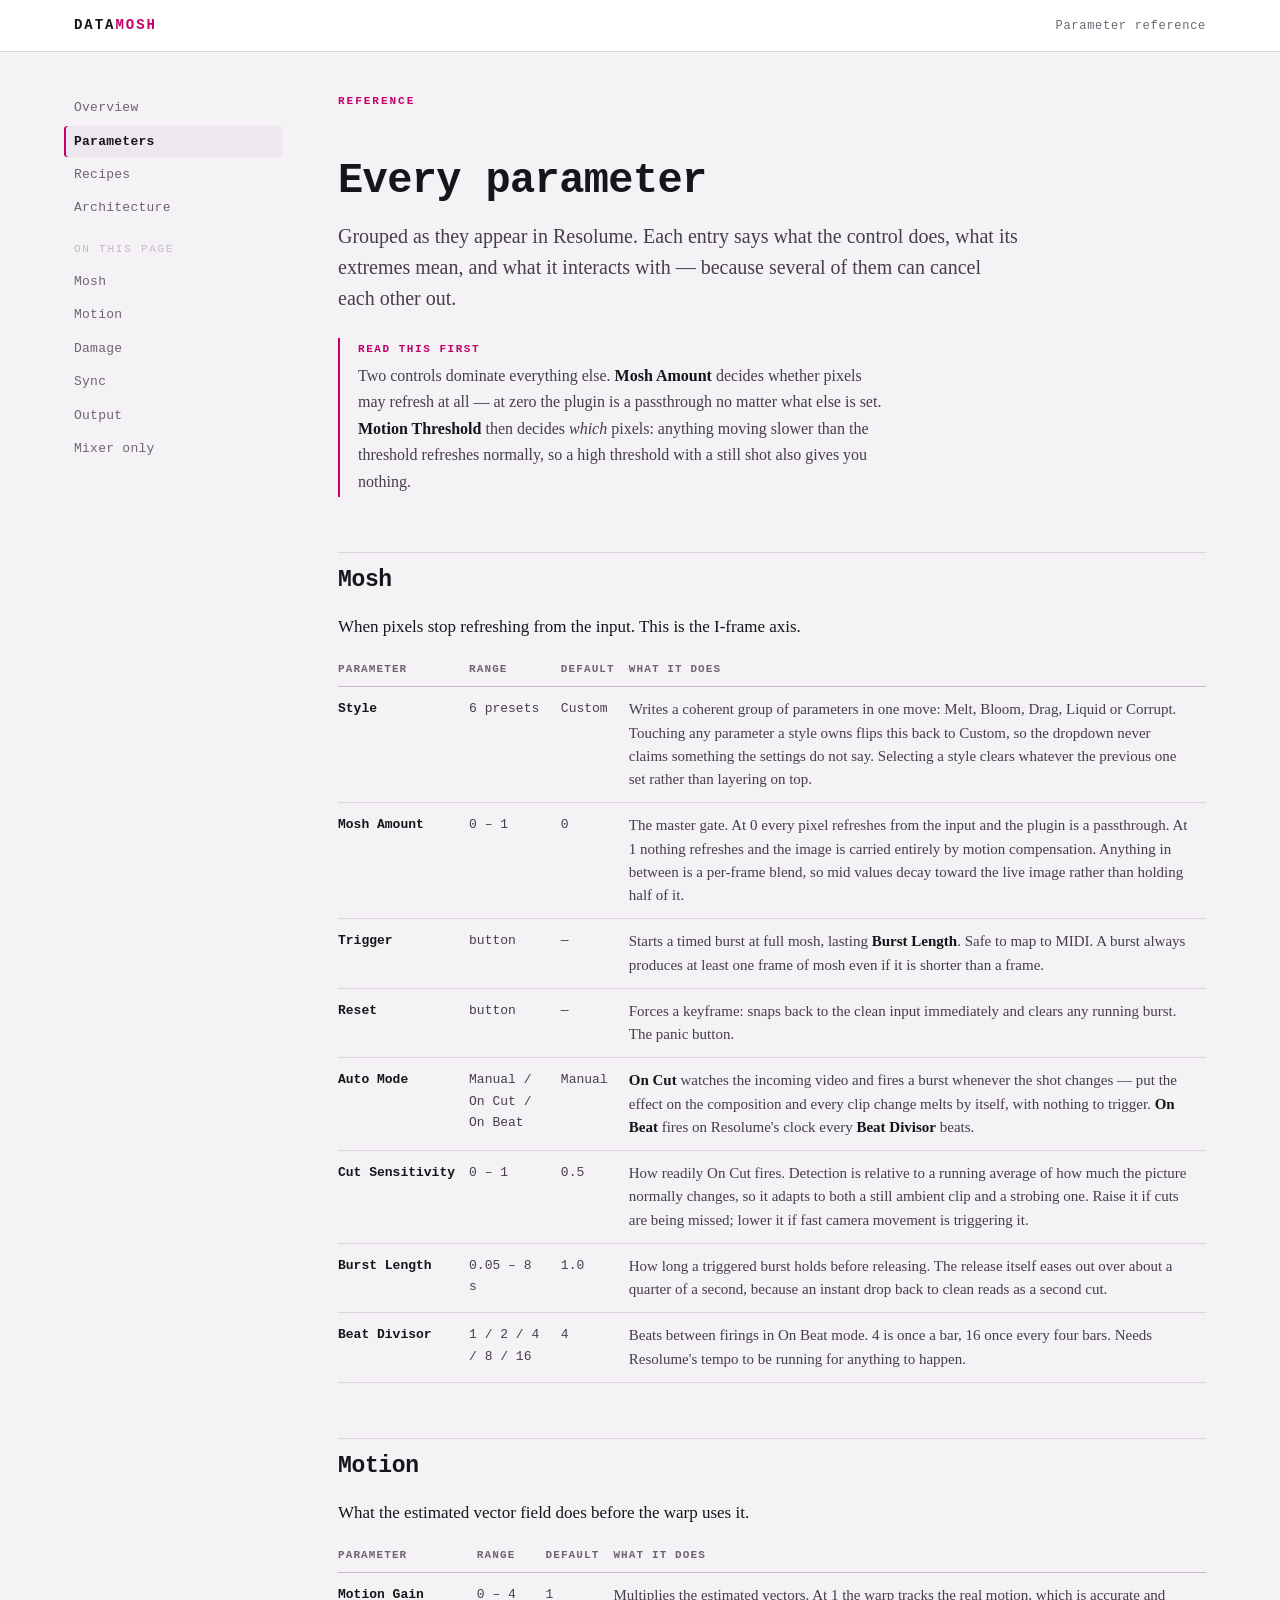
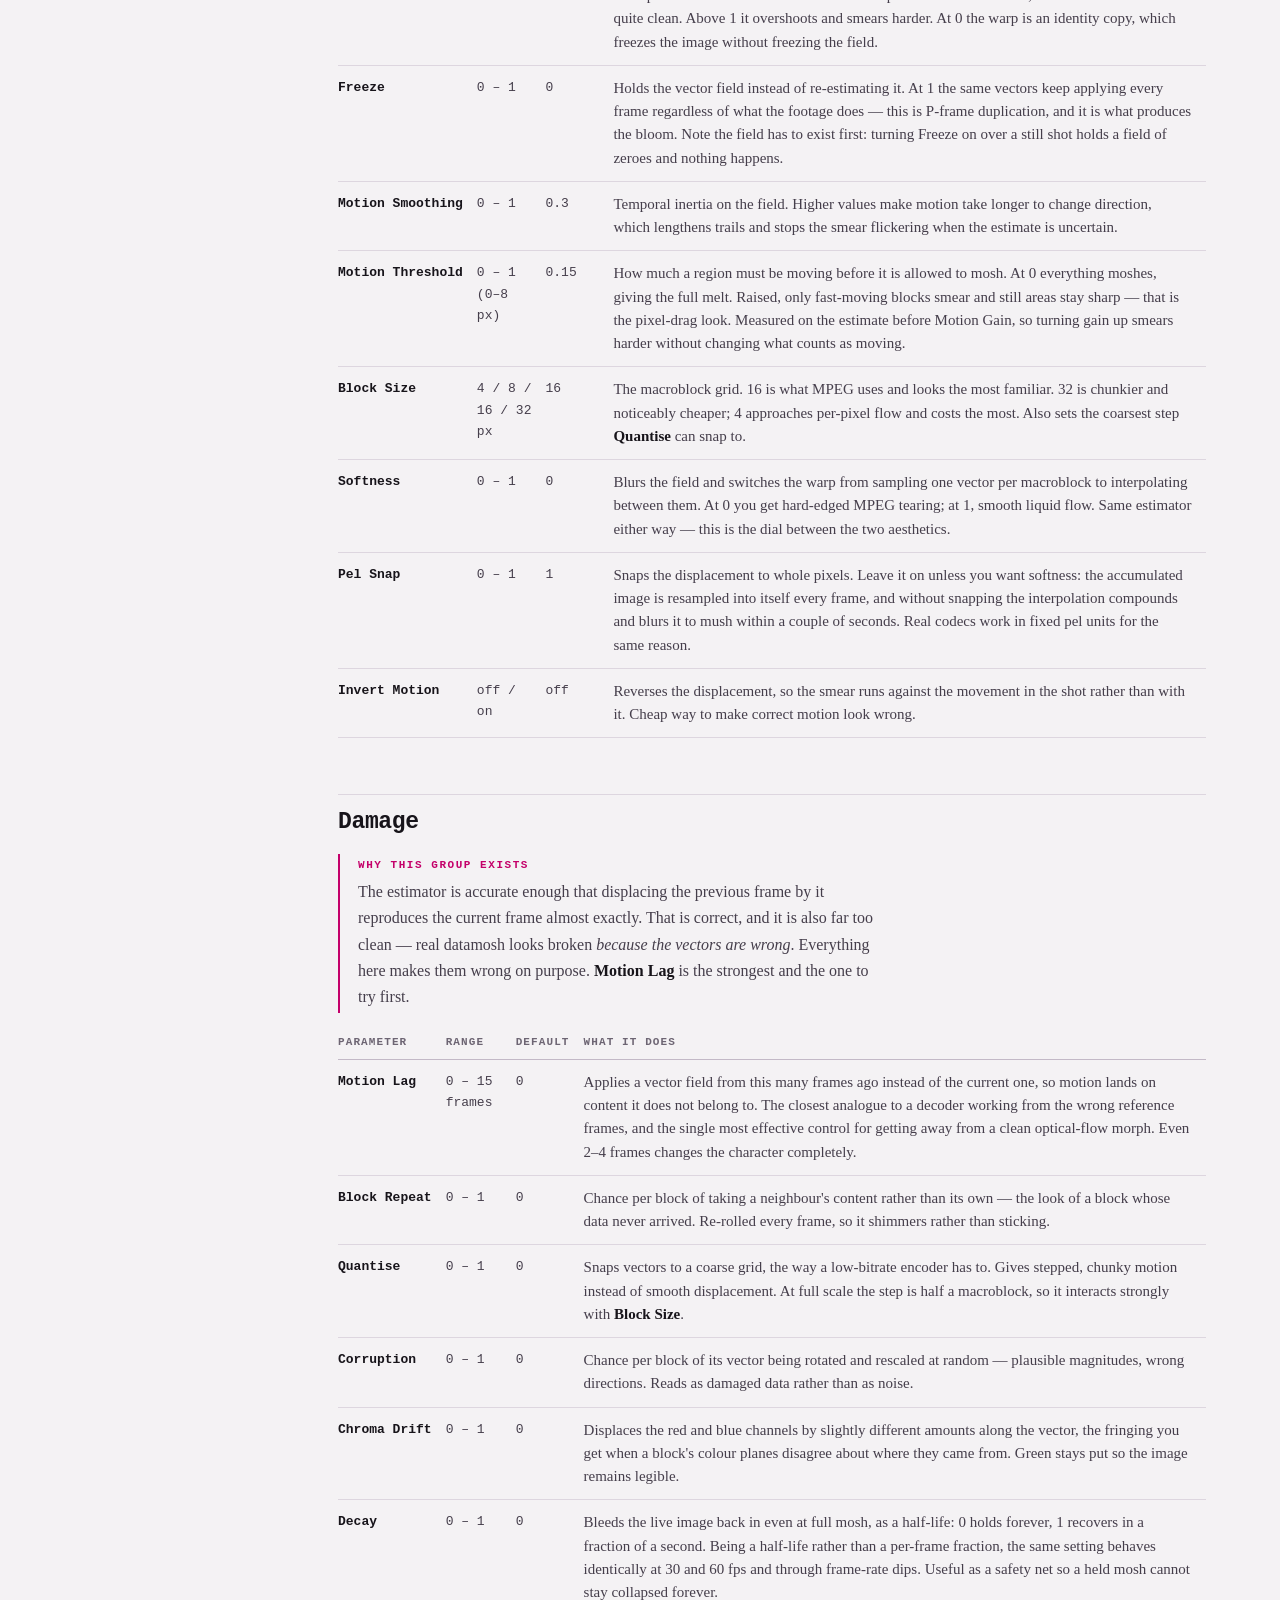
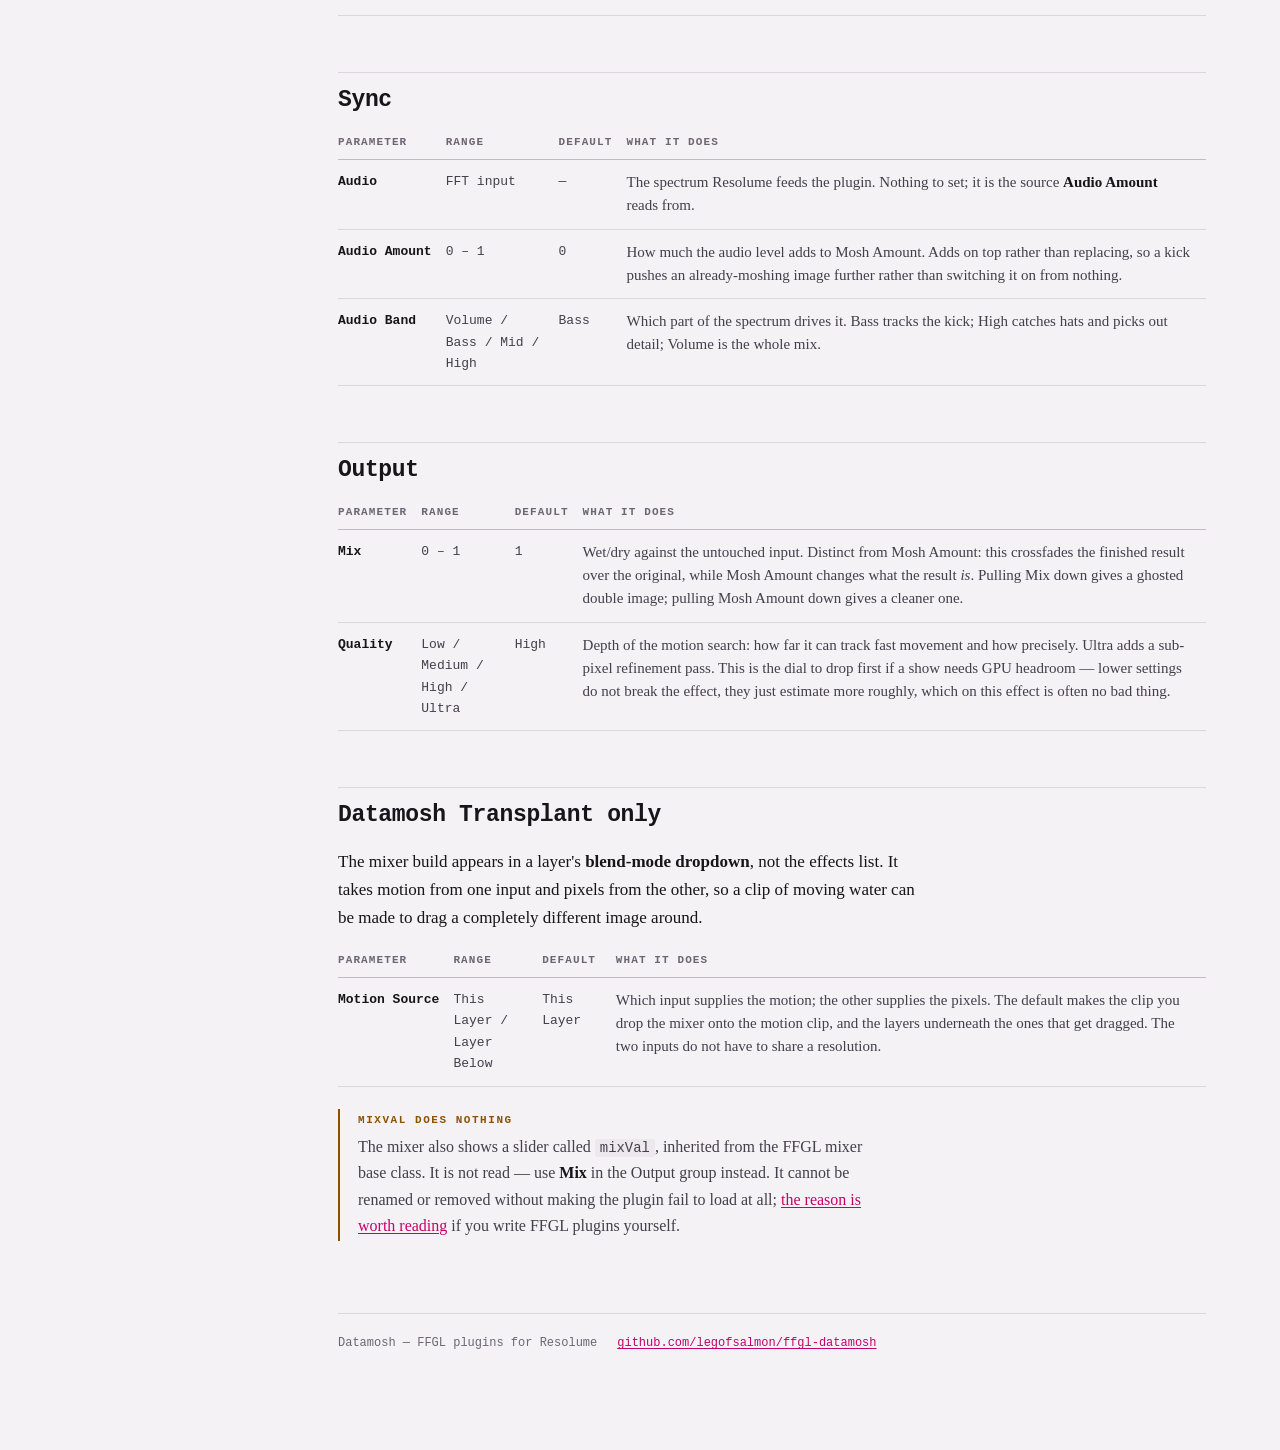
<file: docs/parameters.html>
<!doctype html>
<html lang="en">
<head>
<meta charset="utf-8">
<meta name="viewport" content="width=device-width, initial-scale=1">
<title>Parameter Reference</title>
<meta name="description" content="Every Datamosh parameter: what it does, what its extremes mean, and which other control it fights with.">
<link rel="stylesheet" href="style.css">
</head>
<body>

<a class="skip" href="#main">Skip to content</a>

<header class="masthead">
	<div class="masthead-inner">
		<a class="wordmark" href="index.html">DATA<span>MOSH</span></a>
		<span class="masthead-meta">Parameter reference</span>
	</div>
</header>

<div class="shell">

	<nav class="sidebar" aria-label="Documentation">
		<ul>
			<li><a href="index.html">Overview</a></li>
			<li><a href="parameters.html" aria-current="page">Parameters</a></li>
			<li><a href="recipes.html">Recipes</a></li>
			<li><a href="architecture.html">Architecture</a></li>
			<li class="nav-label">On this page</li>
			<li><a href="#mosh">Mosh</a></li>
			<li><a href="#motion">Motion</a></li>
			<li><a href="#damage">Damage</a></li>
			<li><a href="#sync">Sync</a></li>
			<li><a href="#output">Output</a></li>
			<li><a href="#mixer">Mixer only</a></li>
		</ul>
	</nav>

	<main id="main">
		<div class="prose wide">

			<p class="eyebrow">Reference</p>
			<h1>Every parameter</h1>
			<p class="lede" style="margin-top:14px">
				Grouped as they appear in Resolume. Each entry says what the control does,
				what its extremes mean, and what it interacts with &mdash; because several
				of them can cancel each other out.
			</p>

			<div class="note accent" style="margin-top:24px">
				<span class="note-label">Read this first</span>
				Two controls dominate everything else. <strong>Mosh Amount</strong> decides
				whether pixels may refresh at all &mdash; at zero the plugin is a
				passthrough no matter what else is set. <strong>Motion Threshold</strong>
				then decides <em>which</em> pixels: anything moving slower than the
				threshold refreshes normally, so a high threshold with a still shot also
				gives you nothing.
			</div>

			<h2 id="mosh">Mosh</h2>

			<p>When pixels stop refreshing from the input. This is the I-frame axis.</p>

			<div class="table-wrap">
			<table>
				<thead>
					<tr><th>Parameter</th><th>Range</th><th>Default</th><th>What it does</th></tr>
				</thead>
				<tbody>
					<tr>
						<td>Style</td>
						<td>6 presets</td>
						<td>Custom</td>
						<td class="desc">
							Writes a coherent group of parameters in one move: Melt, Bloom,
							Drag, Liquid or Corrupt. Touching any parameter a style owns flips
							this back to Custom, so the dropdown never claims something the
							settings do not say. Selecting a style clears whatever the previous
							one set rather than layering on top.
						</td>
					</tr>
					<tr>
						<td>Mosh Amount</td>
						<td>0 &ndash; 1</td>
						<td>0</td>
						<td class="desc">
							The master gate. At 0 every pixel refreshes from the input and the
							plugin is a passthrough. At 1 nothing refreshes and the image is
							carried entirely by motion compensation. Anything in between is a
							per-frame blend, so mid values decay toward the live image rather
							than holding half of it.
						</td>
					</tr>
					<tr>
						<td>Trigger</td>
						<td>button</td>
						<td>&mdash;</td>
						<td class="desc">
							Starts a timed burst at full mosh, lasting <strong>Burst
							Length</strong>. Safe to map to MIDI. A burst always produces at
							least one frame of mosh even if it is shorter than a frame.
						</td>
					</tr>
					<tr>
						<td>Reset</td>
						<td>button</td>
						<td>&mdash;</td>
						<td class="desc">
							Forces a keyframe: snaps back to the clean input immediately and
							clears any running burst. The panic button.
						</td>
					</tr>
					<tr>
						<td>Auto Mode</td>
						<td>Manual / On Cut / On Beat</td>
						<td>Manual</td>
						<td class="desc">
							<strong>On Cut</strong> watches the incoming video and fires a burst
							whenever the shot changes &mdash; put the effect on the composition
							and every clip change melts by itself, with nothing to trigger.
							<strong>On Beat</strong> fires on Resolume's clock every
							<strong>Beat Divisor</strong> beats.
						</td>
					</tr>
					<tr>
						<td>Cut Sensitivity</td>
						<td>0 &ndash; 1</td>
						<td>0.5</td>
						<td class="desc">
							How readily On Cut fires. Detection is relative to a running average
							of how much the picture normally changes, so it adapts to both a
							still ambient clip and a strobing one. Raise it if cuts are being
							missed; lower it if fast camera movement is triggering it.
						</td>
					</tr>
					<tr>
						<td>Burst Length</td>
						<td>0.05 &ndash; 8 s</td>
						<td>1.0</td>
						<td class="desc">
							How long a triggered burst holds before releasing. The release itself
							eases out over about a quarter of a second, because an instant drop
							back to clean reads as a second cut.
						</td>
					</tr>
					<tr>
						<td>Beat Divisor</td>
						<td>1 / 2 / 4 / 8 / 16</td>
						<td>4</td>
						<td class="desc">
							Beats between firings in On Beat mode. 4 is once a bar, 16 once every
							four bars. Needs Resolume's tempo to be running for anything to
							happen.
						</td>
					</tr>
				</tbody>
			</table>
			</div>

			<h2 id="motion">Motion</h2>

			<p>What the estimated vector field does before the warp uses it.</p>

			<div class="table-wrap">
			<table>
				<thead>
					<tr><th>Parameter</th><th>Range</th><th>Default</th><th>What it does</th></tr>
				</thead>
				<tbody>
					<tr>
						<td>Motion Gain</td>
						<td>0 &ndash; 4</td>
						<td>1</td>
						<td class="desc">
							Multiplies the estimated vectors. At 1 the warp tracks the real
							motion, which is accurate and quite clean. Above 1 it overshoots and
							smears harder. At 0 the warp is an identity copy, which freezes the
							image without freezing the field.
						</td>
					</tr>
					<tr>
						<td>Freeze</td>
						<td>0 &ndash; 1</td>
						<td>0</td>
						<td class="desc">
							Holds the vector field instead of re-estimating it. At 1 the same
							vectors keep applying every frame regardless of what the footage does
							&mdash; this is P-frame duplication, and it is what produces the
							bloom. Note the field has to exist first: turning Freeze on over a
							still shot holds a field of zeroes and nothing happens.
						</td>
					</tr>
					<tr>
						<td>Motion Smoothing</td>
						<td>0 &ndash; 1</td>
						<td>0.3</td>
						<td class="desc">
							Temporal inertia on the field. Higher values make motion take longer
							to change direction, which lengthens trails and stops the smear
							flickering when the estimate is uncertain.
						</td>
					</tr>
					<tr>
						<td>Motion Threshold</td>
						<td>0 &ndash; 1 (0&ndash;8 px)</td>
						<td>0.15</td>
						<td class="desc">
							How much a region must be moving before it is allowed to mosh.
							At 0 everything moshes, giving the full melt. Raised, only
							fast-moving blocks smear and still areas stay sharp &mdash; that is
							the pixel-drag look. Measured on the estimate before Motion Gain, so
							turning gain up smears harder without changing what counts as moving.
						</td>
					</tr>
					<tr>
						<td>Block Size</td>
						<td>4 / 8 / 16 / 32 px</td>
						<td>16</td>
						<td class="desc">
							The macroblock grid. 16 is what MPEG uses and looks the most
							familiar. 32 is chunkier and noticeably cheaper; 4 approaches
							per-pixel flow and costs the most. Also sets the coarsest step
							<strong>Quantise</strong> can snap to.
						</td>
					</tr>
					<tr>
						<td>Softness</td>
						<td>0 &ndash; 1</td>
						<td>0</td>
						<td class="desc">
							Blurs the field and switches the warp from sampling one vector per
							macroblock to interpolating between them. At 0 you get hard-edged
							MPEG tearing; at 1, smooth liquid flow. Same estimator either way
							&mdash; this is the dial between the two aesthetics.
						</td>
					</tr>
					<tr>
						<td>Pel Snap</td>
						<td>0 &ndash; 1</td>
						<td>1</td>
						<td class="desc">
							Snaps the displacement to whole pixels. Leave it on unless you want
							softness: the accumulated image is resampled into itself every
							frame, and without snapping the interpolation compounds and blurs it
							to mush within a couple of seconds. Real codecs work in fixed pel
							units for the same reason.
						</td>
					</tr>
					<tr>
						<td>Invert Motion</td>
						<td>off / on</td>
						<td>off</td>
						<td class="desc">
							Reverses the displacement, so the smear runs against the movement in
							the shot rather than with it. Cheap way to make correct motion look
							wrong.
						</td>
					</tr>
				</tbody>
			</table>
			</div>

			<h2 id="damage">Damage</h2>

			<div class="note accent">
				<span class="note-label">Why this group exists</span>
				The estimator is accurate enough that displacing the previous frame by it
				reproduces the current frame almost exactly. That is correct, and it is
				also far too clean &mdash; real datamosh looks broken <em>because the
				vectors are wrong</em>. Everything here makes them wrong on purpose.
				<strong>Motion Lag</strong> is the strongest and the one to try first.
			</div>

			<div class="table-wrap" style="margin-top:20px">
			<table>
				<thead>
					<tr><th>Parameter</th><th>Range</th><th>Default</th><th>What it does</th></tr>
				</thead>
				<tbody>
					<tr>
						<td>Motion Lag</td>
						<td>0 &ndash; 15 frames</td>
						<td>0</td>
						<td class="desc">
							Applies a vector field from this many frames ago instead of the
							current one, so motion lands on content it does not belong to. The
							closest analogue to a decoder working from the wrong reference
							frames, and the single most effective control for getting away from
							a clean optical-flow morph. Even 2&ndash;4 frames changes the
							character completely.
						</td>
					</tr>
					<tr>
						<td>Block Repeat</td>
						<td>0 &ndash; 1</td>
						<td>0</td>
						<td class="desc">
							Chance per block of taking a neighbour's content rather than its own
							&mdash; the look of a block whose data never arrived. Re-rolled every
							frame, so it shimmers rather than sticking.
						</td>
					</tr>
					<tr>
						<td>Quantise</td>
						<td>0 &ndash; 1</td>
						<td>0</td>
						<td class="desc">
							Snaps vectors to a coarse grid, the way a low-bitrate encoder has to.
							Gives stepped, chunky motion instead of smooth displacement. At full
							scale the step is half a macroblock, so it interacts strongly with
							<strong>Block Size</strong>.
						</td>
					</tr>
					<tr>
						<td>Corruption</td>
						<td>0 &ndash; 1</td>
						<td>0</td>
						<td class="desc">
							Chance per block of its vector being rotated and rescaled at random
							&mdash; plausible magnitudes, wrong directions. Reads as damaged data
							rather than as noise.
						</td>
					</tr>
					<tr>
						<td>Chroma Drift</td>
						<td>0 &ndash; 1</td>
						<td>0</td>
						<td class="desc">
							Displaces the red and blue channels by slightly different amounts
							along the vector, the fringing you get when a block's colour planes
							disagree about where they came from. Green stays put so the image
							remains legible.
						</td>
					</tr>
					<tr>
						<td>Decay</td>
						<td>0 &ndash; 1</td>
						<td>0</td>
						<td class="desc">
							Bleeds the live image back in even at full mosh, as a half-life:
							0 holds forever, 1 recovers in a fraction of a second. Being a
							half-life rather than a per-frame fraction, the same setting behaves
							identically at 30 and 60&nbsp;fps and through frame-rate dips.
							Useful as a safety net so a held mosh cannot stay collapsed forever.
						</td>
					</tr>
				</tbody>
			</table>
			</div>

			<h2 id="sync">Sync</h2>

			<div class="table-wrap">
			<table>
				<thead>
					<tr><th>Parameter</th><th>Range</th><th>Default</th><th>What it does</th></tr>
				</thead>
				<tbody>
					<tr>
						<td>Audio</td>
						<td>FFT input</td>
						<td>&mdash;</td>
						<td class="desc">
							The spectrum Resolume feeds the plugin. Nothing to set; it is the
							source <strong>Audio Amount</strong> reads from.
						</td>
					</tr>
					<tr>
						<td>Audio Amount</td>
						<td>0 &ndash; 1</td>
						<td>0</td>
						<td class="desc">
							How much the audio level adds to Mosh Amount. Adds on top rather than
							replacing, so a kick pushes an already-moshing image further rather
							than switching it on from nothing.
						</td>
					</tr>
					<tr>
						<td>Audio Band</td>
						<td>Volume / Bass / Mid / High</td>
						<td>Bass</td>
						<td class="desc">
							Which part of the spectrum drives it. Bass tracks the kick; High
							catches hats and picks out detail; Volume is the whole mix.
						</td>
					</tr>
				</tbody>
			</table>
			</div>

			<h2 id="output">Output</h2>

			<div class="table-wrap">
			<table>
				<thead>
					<tr><th>Parameter</th><th>Range</th><th>Default</th><th>What it does</th></tr>
				</thead>
				<tbody>
					<tr>
						<td>Mix</td>
						<td>0 &ndash; 1</td>
						<td>1</td>
						<td class="desc">
							Wet/dry against the untouched input. Distinct from Mosh Amount: this
							crossfades the finished result over the original, while Mosh Amount
							changes what the result <em>is</em>. Pulling Mix down gives a ghosted
							double image; pulling Mosh Amount down gives a cleaner one.
						</td>
					</tr>
					<tr>
						<td>Quality</td>
						<td>Low / Medium / High / Ultra</td>
						<td>High</td>
						<td class="desc">
							Depth of the motion search: how far it can track fast movement and
							how precisely. Ultra adds a sub-pixel refinement pass. This is the
							dial to drop first if a show needs GPU headroom &mdash; lower
							settings do not break the effect, they just estimate more roughly,
							which on this effect is often no bad thing.
						</td>
					</tr>
				</tbody>
			</table>
			</div>

			<h2 id="mixer">Datamosh Transplant only</h2>

			<p>
				The mixer build appears in a layer's <strong>blend-mode dropdown</strong>,
				not the effects list. It takes motion from one input and pixels from the
				other, so a clip of moving water can be made to drag a completely different
				image around.
			</p>

			<div class="table-wrap">
			<table>
				<thead>
					<tr><th>Parameter</th><th>Range</th><th>Default</th><th>What it does</th></tr>
				</thead>
				<tbody>
					<tr>
						<td>Motion Source</td>
						<td>This Layer / Layer Below</td>
						<td>This Layer</td>
						<td class="desc">
							Which input supplies the motion; the other supplies the pixels. The
							default makes the clip you drop the mixer onto the motion clip, and
							the layers underneath the ones that get dragged. The two inputs do
							not have to share a resolution.
						</td>
					</tr>
				</tbody>
			</table>
			</div>

			<div class="note warn" style="margin-top:22px">
				<span class="note-label">mixVal does nothing</span>
				The mixer also shows a slider called <code>mixVal</code>, inherited from
				the FFGL mixer base class. It is not read &mdash; use <strong>Mix</strong>
				in the Output group instead. It cannot be renamed or removed without
				making the plugin fail to load at all;
				<a href="architecture.html#paraminfo">the reason is worth reading</a> if you
				write FFGL plugins yourself.
			</div>

		</div>

		<footer class="page-footer">
			<span>Datamosh &mdash; FFGL plugins for Resolume</span>
			<a href="https://github.com/legofsalmon/ffgl-datamosh">github.com/legofsalmon/ffgl-datamosh</a>
		</footer>

	</main>
</div>

</body>
</html>
</file>
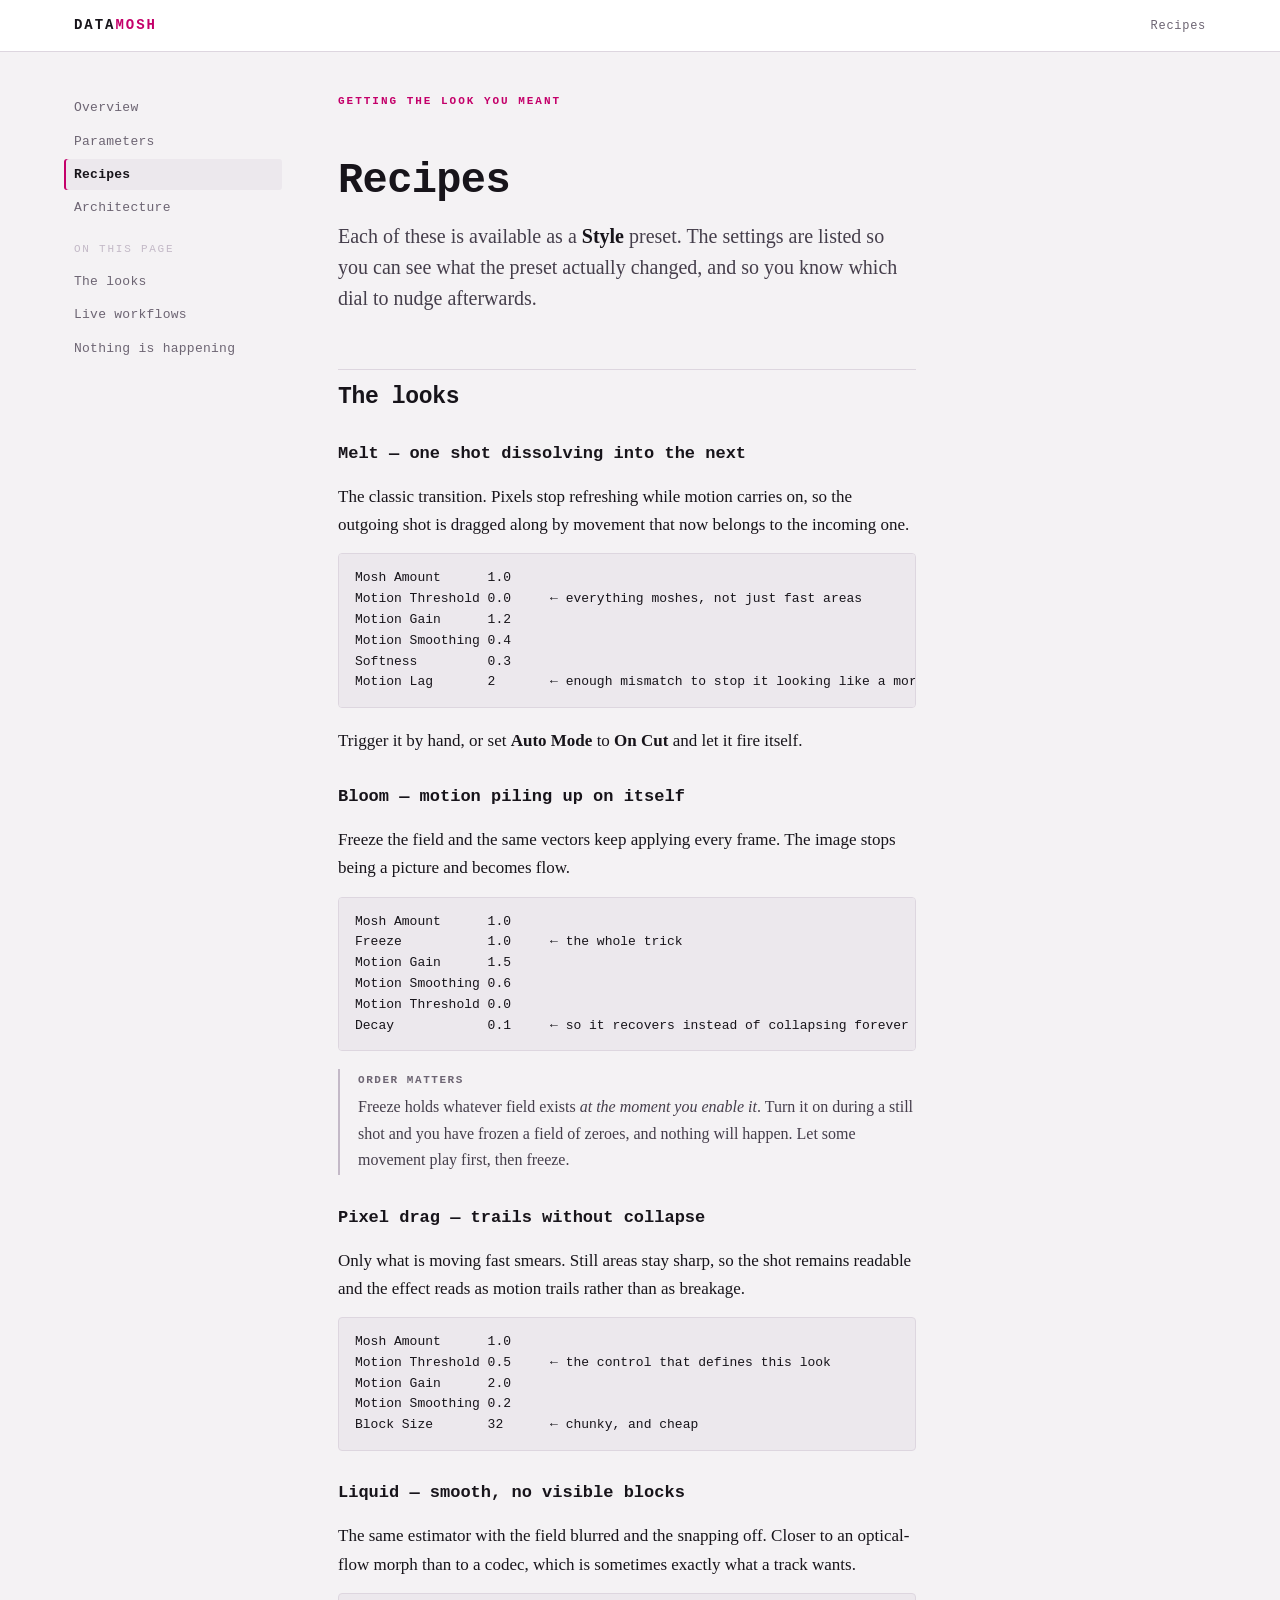
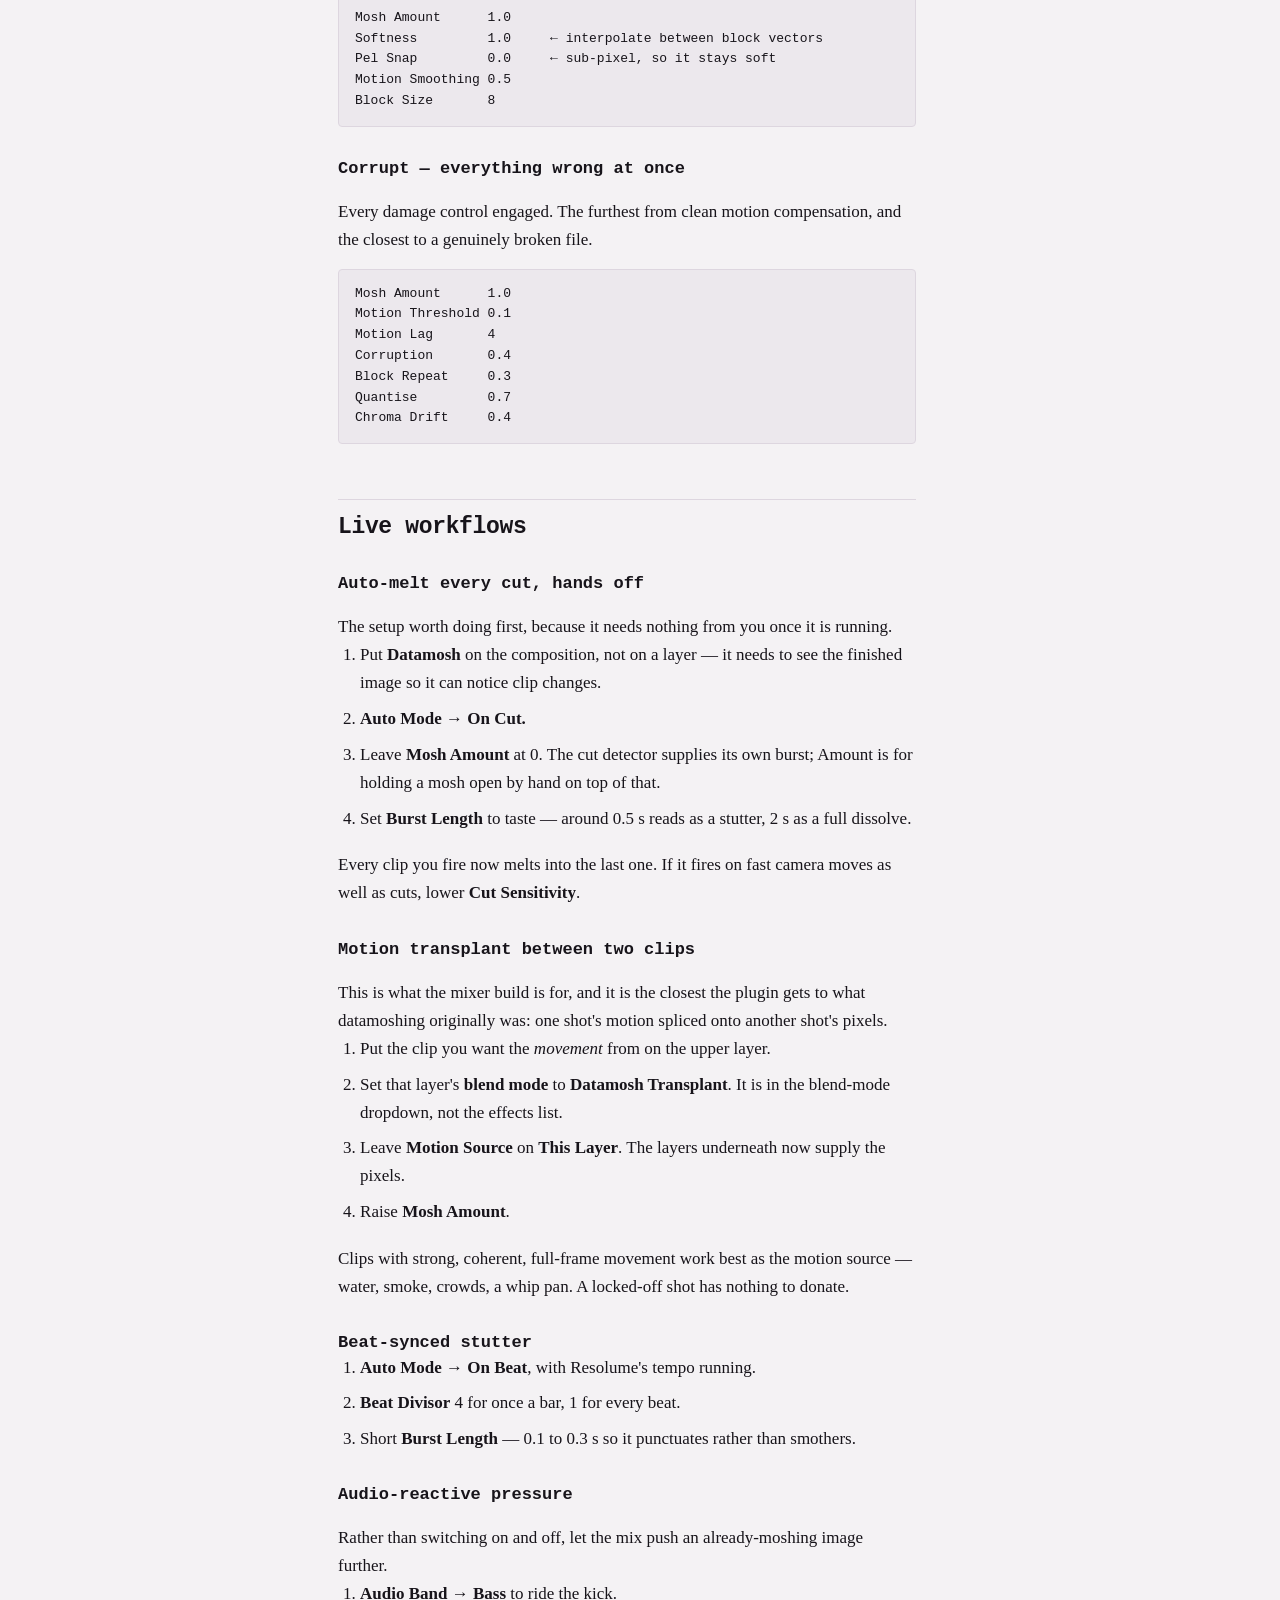
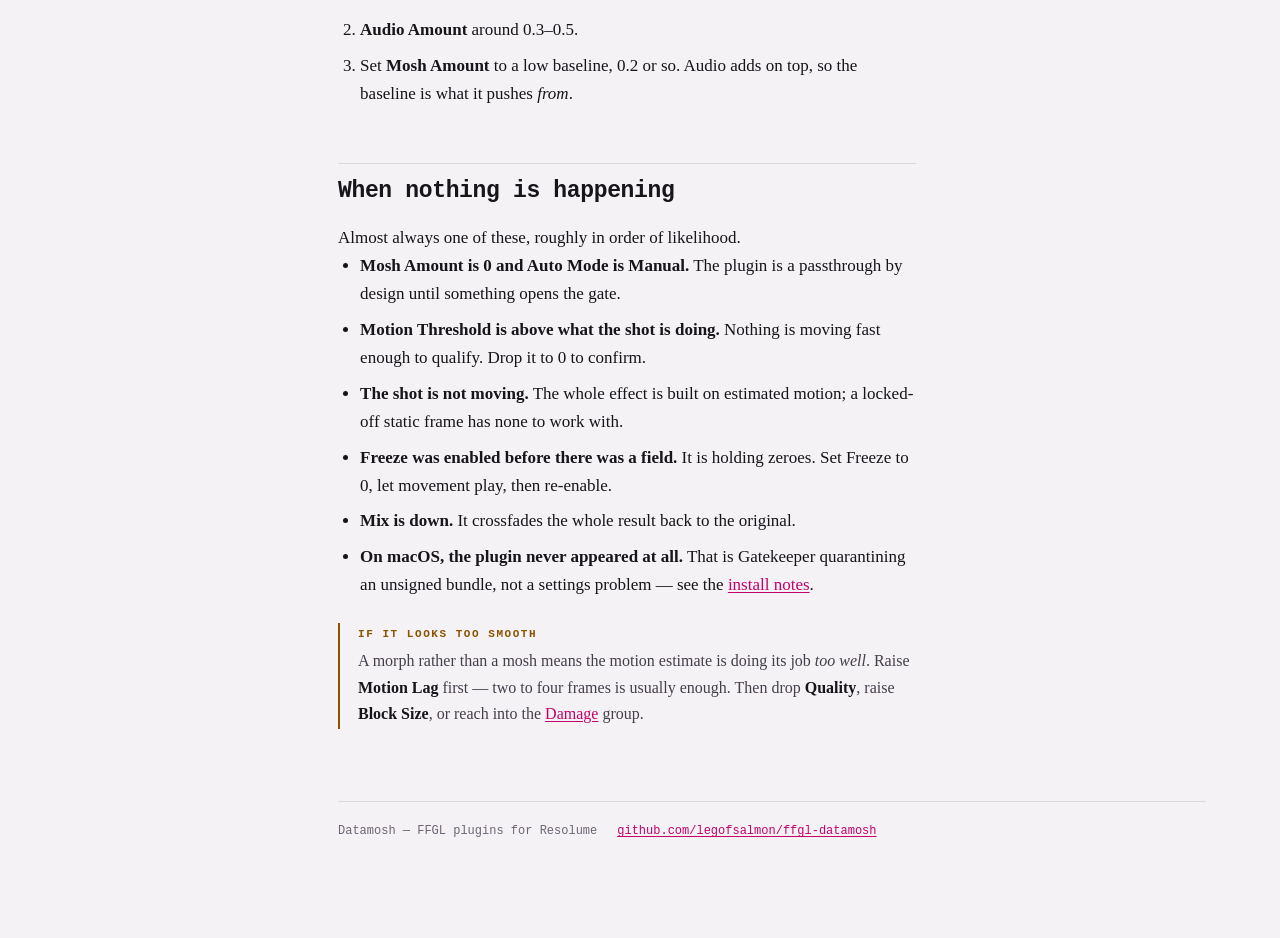
<file: docs/recipes.html>
<!doctype html>
<html lang="en">
<head>
<meta charset="utf-8">
<meta name="viewport" content="width=device-width, initial-scale=1">
<title>Datamosh Recipes</title>
<meta name="description" content="Settings that produce each datamosh look on purpose, and the live workflows worth setting up before a set.">
<link rel="stylesheet" href="style.css">
</head>
<body>

<a class="skip" href="#main">Skip to content</a>

<header class="masthead">
	<div class="masthead-inner">
		<a class="wordmark" href="index.html">DATA<span>MOSH</span></a>
		<span class="masthead-meta">Recipes</span>
	</div>
</header>

<div class="shell">

	<nav class="sidebar" aria-label="Documentation">
		<ul>
			<li><a href="index.html">Overview</a></li>
			<li><a href="parameters.html">Parameters</a></li>
			<li><a href="recipes.html" aria-current="page">Recipes</a></li>
			<li><a href="architecture.html">Architecture</a></li>
			<li class="nav-label">On this page</li>
			<li><a href="#looks">The looks</a></li>
			<li><a href="#workflows">Live workflows</a></li>
			<li><a href="#nothing">Nothing is happening</a></li>
		</ul>
	</nav>

	<main id="main">
		<div class="prose">

			<p class="eyebrow">Getting the look you meant</p>
			<h1>Recipes</h1>
			<p class="lede" style="margin-top:14px">
				Each of these is available as a <strong>Style</strong> preset. The settings
				are listed so you can see what the preset actually changed, and so you know
				which dial to nudge afterwards.
			</p>

			<h2 id="looks">The looks</h2>

			<h3>Melt &mdash; one shot dissolving into the next</h3>
			<p>
				The classic transition. Pixels stop refreshing while motion carries on, so
				the outgoing shot is dragged along by movement that now belongs to the
				incoming one.
			</p>
			<pre><code>Mosh Amount      1.0
Motion Threshold 0.0     &larr; everything moshes, not just fast areas
Motion Gain      1.2
Motion Smoothing 0.4
Softness         0.3
Motion Lag       2       &larr; enough mismatch to stop it looking like a morph</code></pre>
			<p>
				Trigger it by hand, or set <strong>Auto Mode</strong> to
				<strong>On&nbsp;Cut</strong> and let it fire itself.
			</p>

			<h3>Bloom &mdash; motion piling up on itself</h3>
			<p>
				Freeze the field and the same vectors keep applying every frame. The image
				stops being a picture and becomes flow.
			</p>
			<pre><code>Mosh Amount      1.0
Freeze           1.0     &larr; the whole trick
Motion Gain      1.5
Motion Smoothing 0.6
Motion Threshold 0.0
Decay            0.1     &larr; so it recovers instead of collapsing forever</code></pre>
			<div class="note">
				<span class="note-label">Order matters</span>
				Freeze holds whatever field exists <em>at the moment you enable it</em>. Turn
				it on during a still shot and you have frozen a field of zeroes, and nothing
				will happen. Let some movement play first, then freeze.
			</div>

			<h3>Pixel drag &mdash; trails without collapse</h3>
			<p>
				Only what is moving fast smears. Still areas stay sharp, so the shot remains
				readable and the effect reads as motion trails rather than as breakage.
			</p>
			<pre><code>Mosh Amount      1.0
Motion Threshold 0.5     &larr; the control that defines this look
Motion Gain      2.0
Motion Smoothing 0.2
Block Size       32      &larr; chunky, and cheap</code></pre>

			<h3>Liquid &mdash; smooth, no visible blocks</h3>
			<p>
				The same estimator with the field blurred and the snapping off. Closer to an
				optical-flow morph than to a codec, which is sometimes exactly what a track
				wants.
			</p>
			<pre><code>Mosh Amount      1.0
Softness         1.0     &larr; interpolate between block vectors
Pel Snap         0.0     &larr; sub-pixel, so it stays soft
Motion Smoothing 0.5
Block Size       8</code></pre>

			<h3>Corrupt &mdash; everything wrong at once</h3>
			<p>
				Every damage control engaged. The furthest from clean motion compensation,
				and the closest to a genuinely broken file.
			</p>
			<pre><code>Mosh Amount      1.0
Motion Threshold 0.1
Motion Lag       4
Corruption       0.4
Block Repeat     0.3
Quantise         0.7
Chroma Drift     0.4</code></pre>

			<h2 id="workflows">Live workflows</h2>

			<h3>Auto-melt every cut, hands off</h3>
			<p>
				The setup worth doing first, because it needs nothing from you once it is
				running.
			</p>
			<ol class="prose-list">
				<li>Put <strong>Datamosh</strong> on the composition, not on a layer &mdash;
					it needs to see the finished image so it can notice clip changes.</li>
				<li><strong>Auto Mode &rarr; On Cut.</strong></li>
				<li>Leave <strong>Mosh Amount</strong> at 0. The cut detector supplies its
					own burst; Amount is for holding a mosh open by hand on top of that.</li>
				<li>Set <strong>Burst Length</strong> to taste &mdash; around 0.5&nbsp;s
					reads as a stutter, 2&nbsp;s as a full dissolve.</li>
			</ol>
			<p>
				Every clip you fire now melts into the last one. If it fires on fast camera
				moves as well as cuts, lower <strong>Cut Sensitivity</strong>.
			</p>

			<h3>Motion transplant between two clips</h3>
			<p>
				This is what the mixer build is for, and it is the closest the plugin gets
				to what datamoshing originally was: one shot's motion spliced onto another
				shot's pixels.
			</p>
			<ol class="prose-list">
				<li>Put the clip you want the <em>movement</em> from on the upper layer.</li>
				<li>Set that layer's <strong>blend mode</strong> to <strong>Datamosh
					Transplant</strong>. It is in the blend-mode dropdown, not the effects
					list.</li>
				<li>Leave <strong>Motion Source</strong> on <strong>This Layer</strong>. The
					layers underneath now supply the pixels.</li>
				<li>Raise <strong>Mosh Amount</strong>.</li>
			</ol>
			<p>
				Clips with strong, coherent, full-frame movement work best as the motion
				source &mdash; water, smoke, crowds, a whip pan. A locked-off shot has
				nothing to donate.
			</p>

			<h3>Beat-synced stutter</h3>
			<ol class="prose-list">
				<li><strong>Auto Mode &rarr; On Beat</strong>, with Resolume's tempo
					running.</li>
				<li><strong>Beat Divisor</strong> 4 for once a bar, 1 for every beat.</li>
				<li>Short <strong>Burst Length</strong> &mdash; 0.1&nbsp;to&nbsp;0.3&nbsp;s
					so it punctuates rather than smothers.</li>
			</ol>

			<h3>Audio-reactive pressure</h3>
			<p>
				Rather than switching on and off, let the mix push an already-moshing image
				further.
			</p>
			<ol class="prose-list">
				<li><strong>Audio Band &rarr; Bass</strong> to ride the kick.</li>
				<li><strong>Audio Amount</strong> around 0.3&ndash;0.5.</li>
				<li>Set <strong>Mosh Amount</strong> to a low baseline, 0.2 or so. Audio adds
					on top, so the baseline is what it pushes <em>from</em>.</li>
			</ol>

			<h2 id="nothing">When nothing is happening</h2>

			<p>Almost always one of these, roughly in order of likelihood.</p>

			<ul class="prose-list">
				<li>
					<strong>Mosh Amount is 0 and Auto Mode is Manual.</strong> The plugin is
					a passthrough by design until something opens the gate.
				</li>
				<li>
					<strong>Motion Threshold is above what the shot is doing.</strong> Nothing
					is moving fast enough to qualify. Drop it to 0 to confirm.
				</li>
				<li>
					<strong>The shot is not moving.</strong> The whole effect is built on
					estimated motion; a locked-off static frame has none to work with.
				</li>
				<li>
					<strong>Freeze was enabled before there was a field.</strong> It is
					holding zeroes. Set Freeze to 0, let movement play, then re-enable.
				</li>
				<li>
					<strong>Mix is down.</strong> It crossfades the whole result back to the
					original.
				</li>
				<li>
					<strong>On macOS, the plugin never appeared at all.</strong> That is
					Gatekeeper quarantining an unsigned bundle, not a settings problem
					&mdash; see the <a href="index.html#main">install notes</a>.
				</li>
			</ul>

			<div class="note warn" style="margin-top:24px">
				<span class="note-label">If it looks too smooth</span>
				A morph rather than a mosh means the motion estimate is doing its job
				<em>too well</em>. Raise <strong>Motion Lag</strong> first &mdash; two to
				four frames is usually enough. Then drop <strong>Quality</strong>, raise
				<strong>Block Size</strong>, or reach into the
				<a href="parameters.html#damage">Damage</a> group.
			</div>

		</div>

		<footer class="page-footer">
			<span>Datamosh &mdash; FFGL plugins for Resolume</span>
			<a href="https://github.com/legofsalmon/ffgl-datamosh">github.com/legofsalmon/ffgl-datamosh</a>
		</footer>

	</main>
</div>

</body>
</html>
</file>
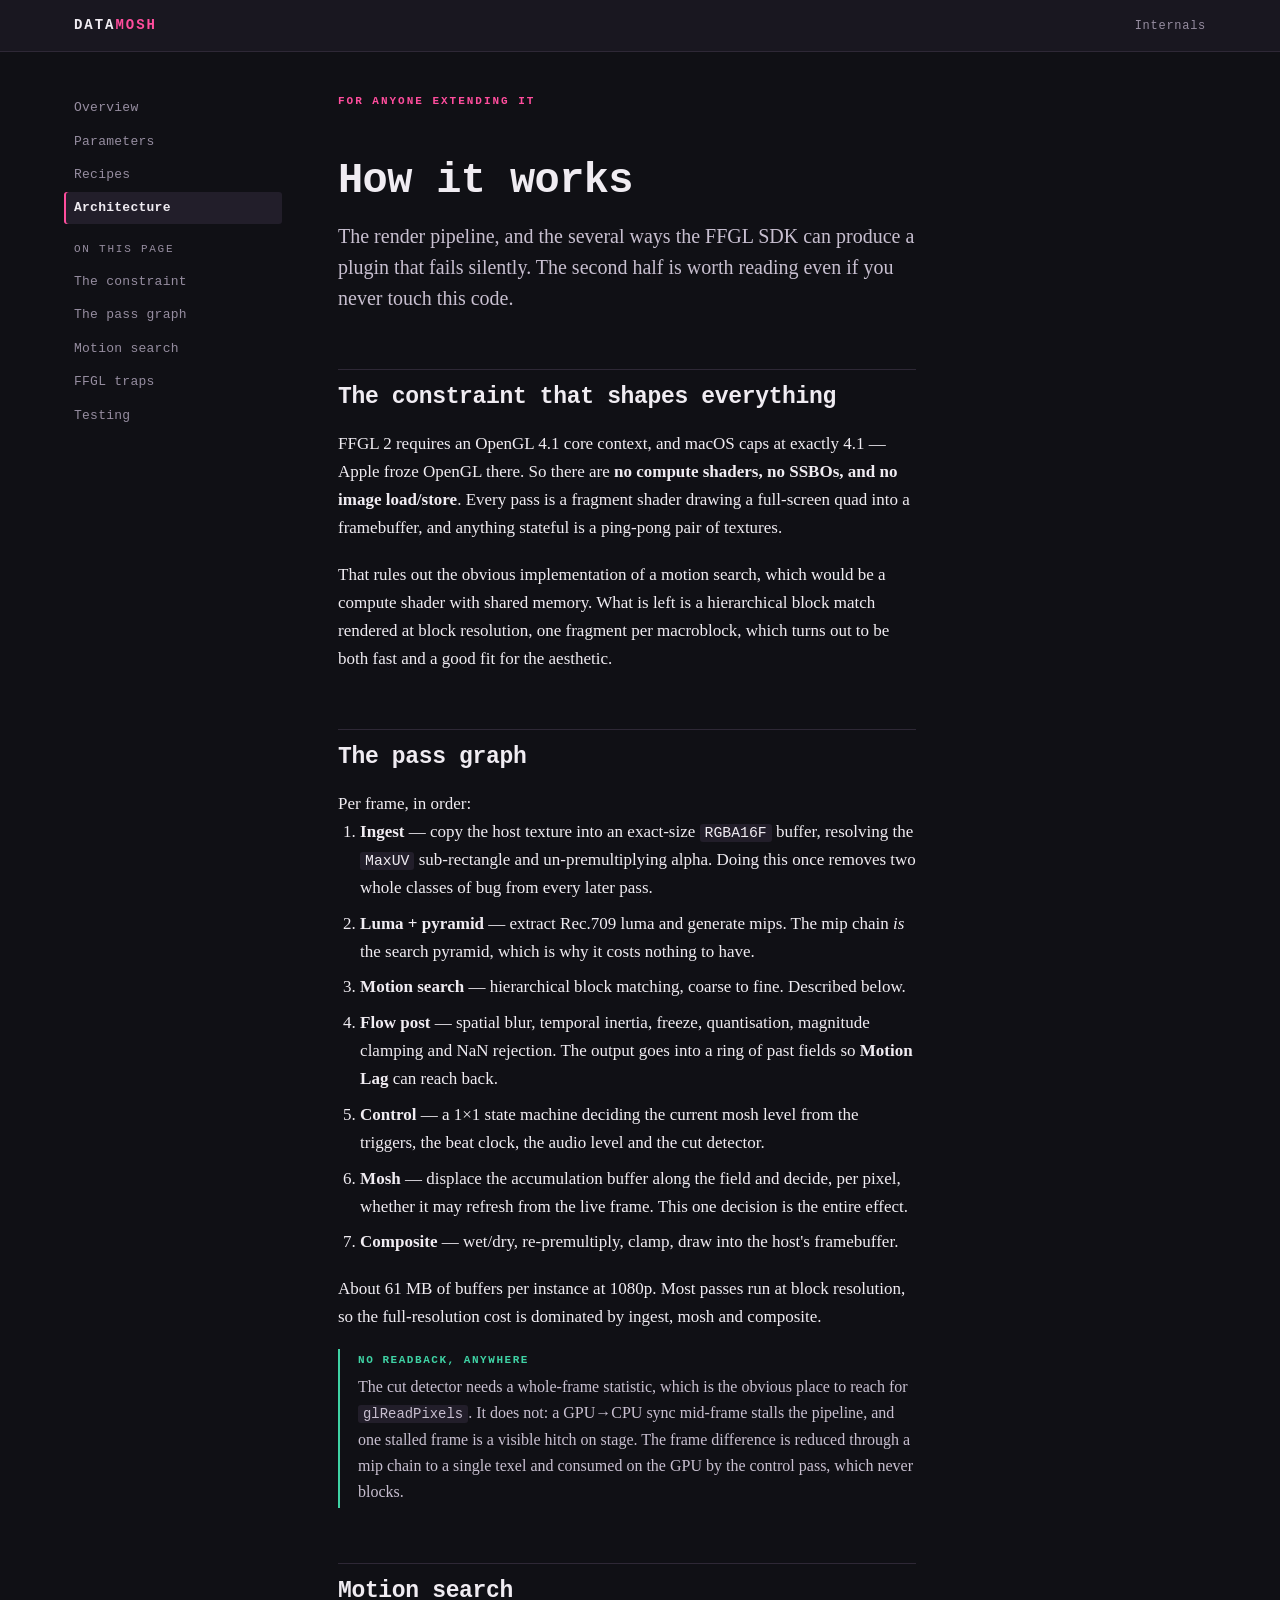
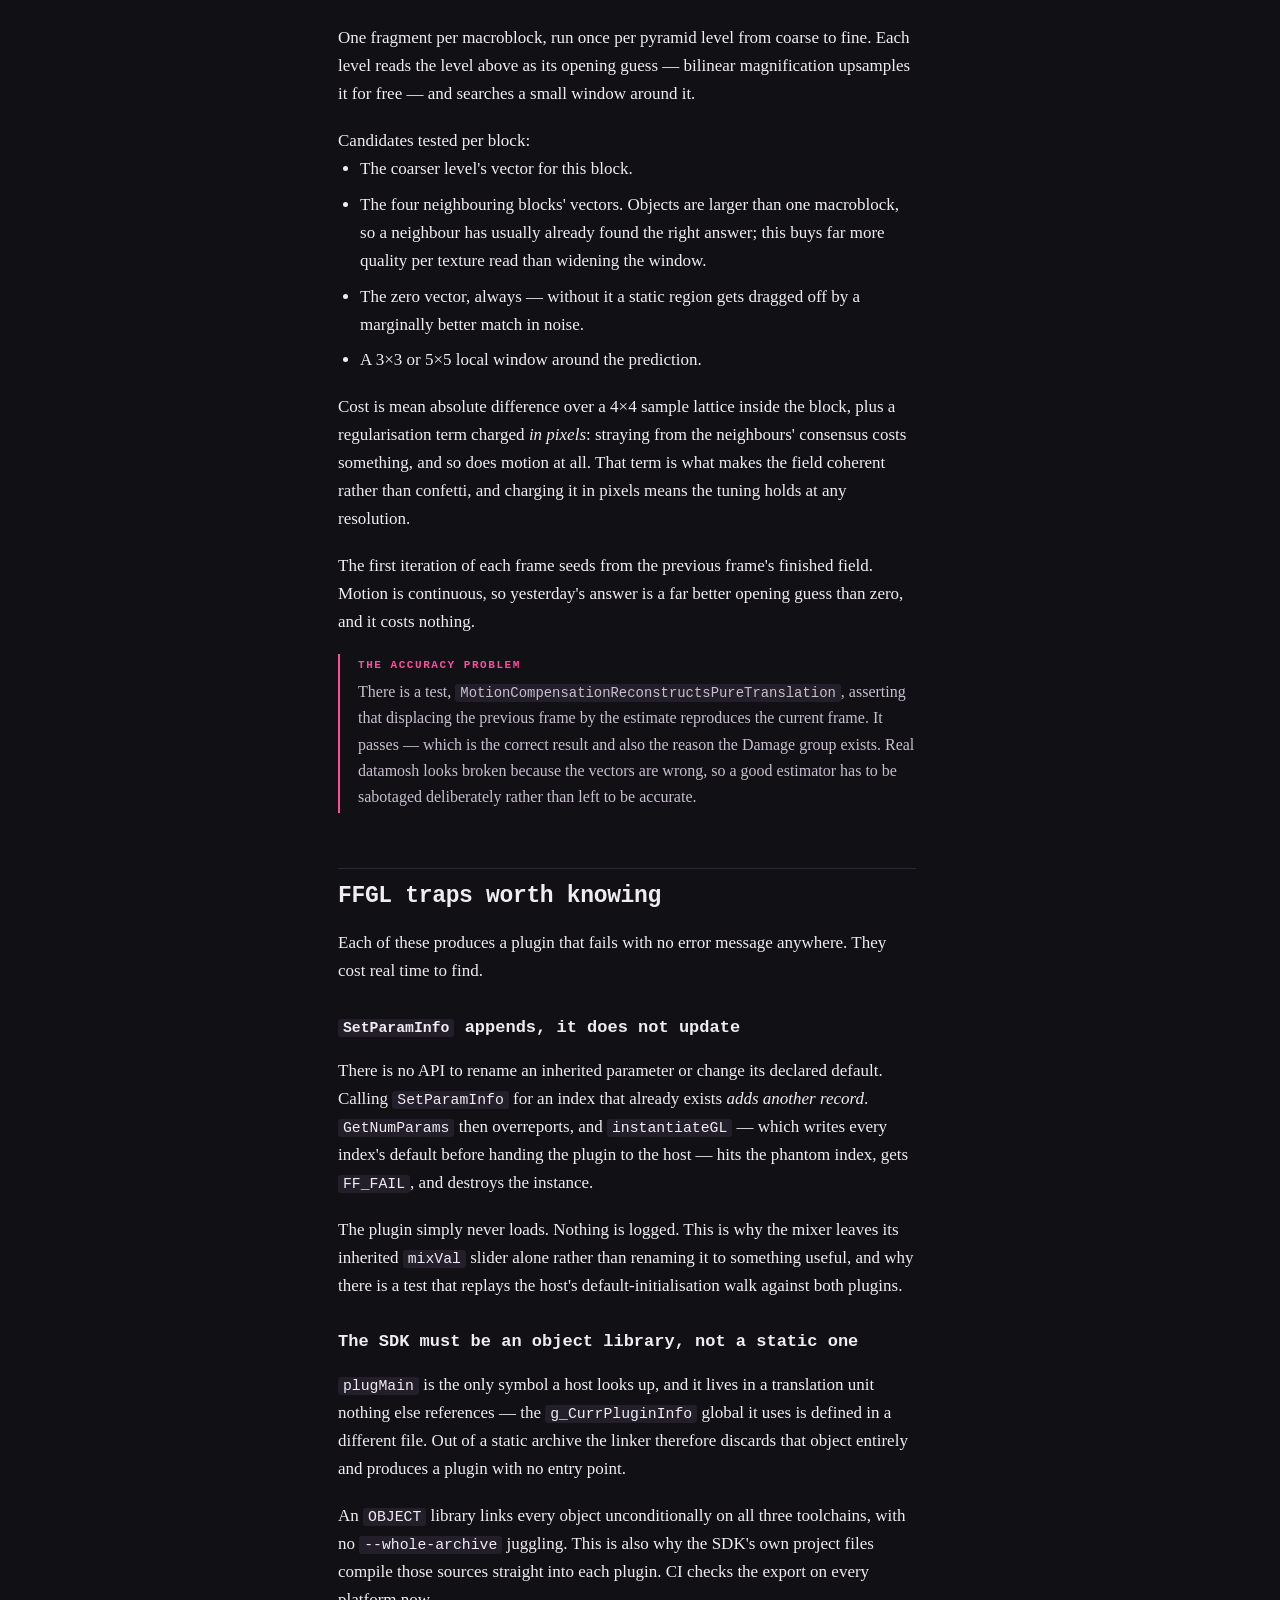
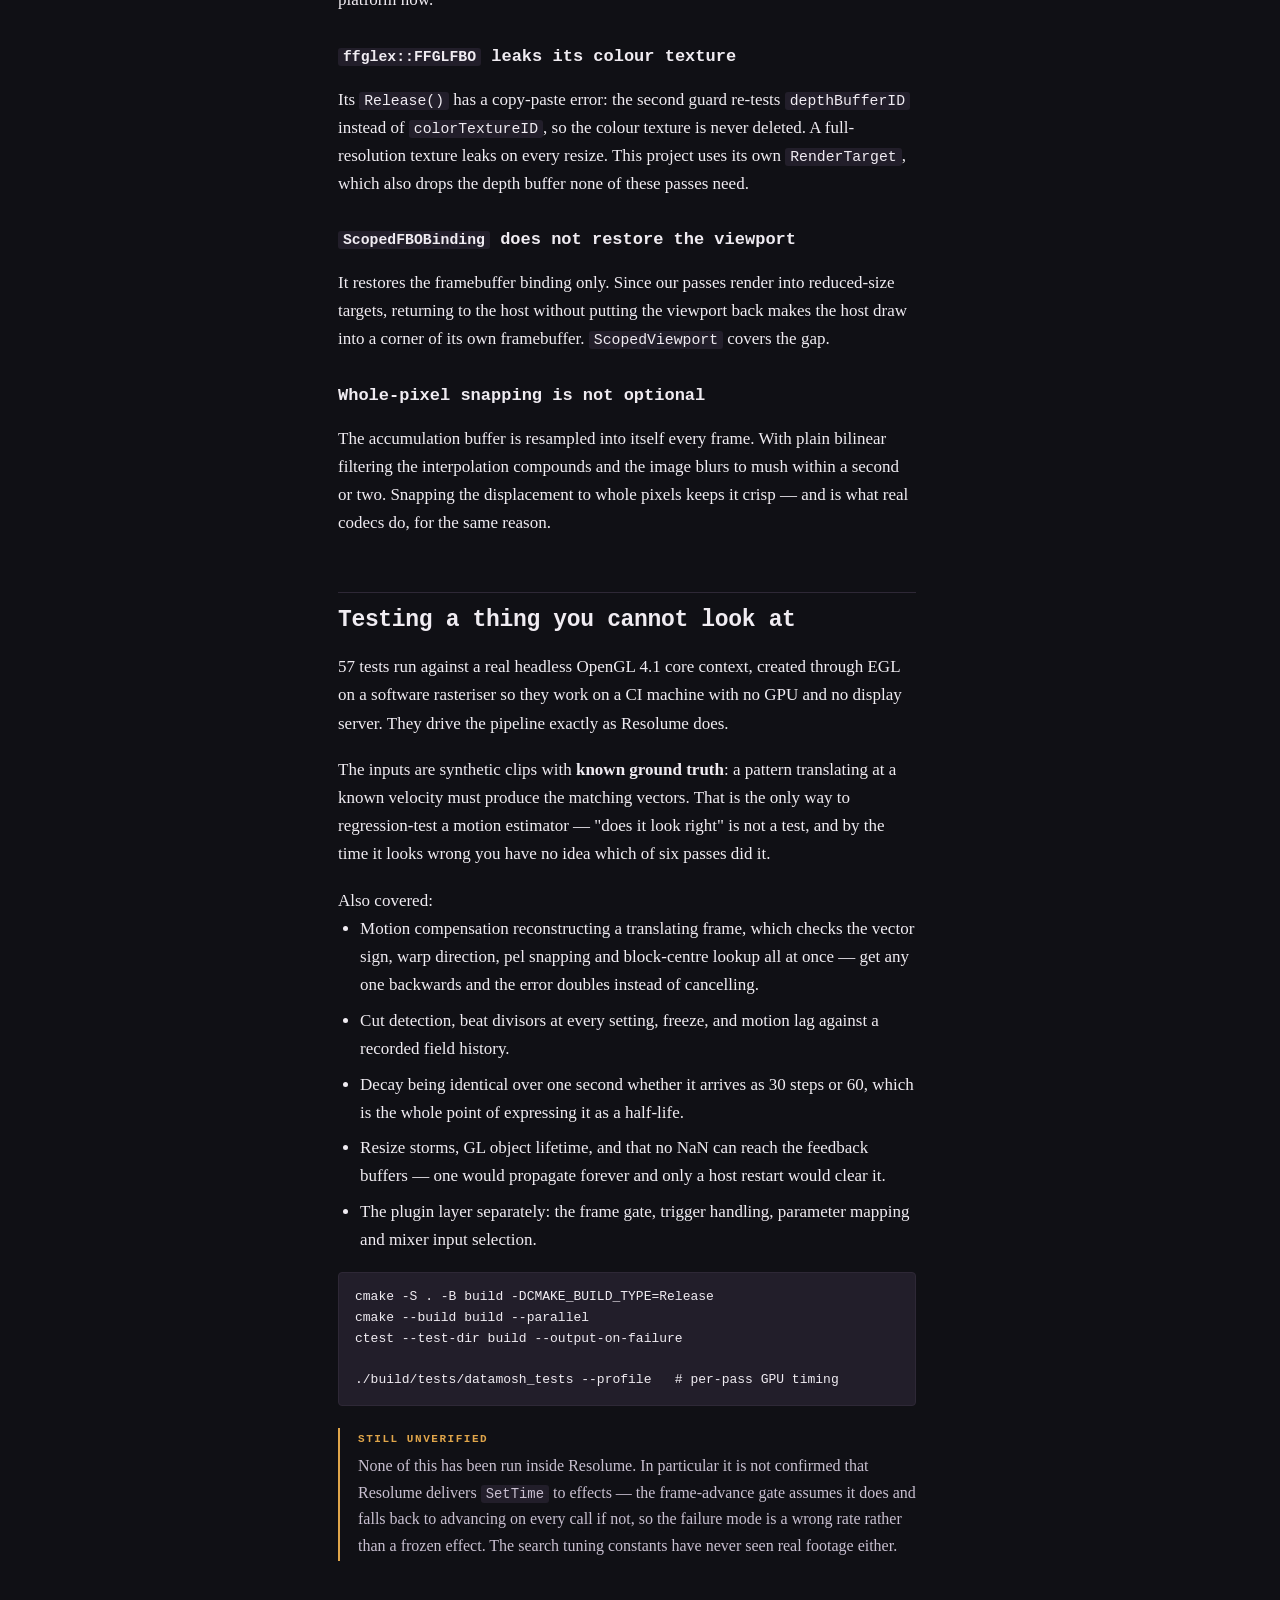
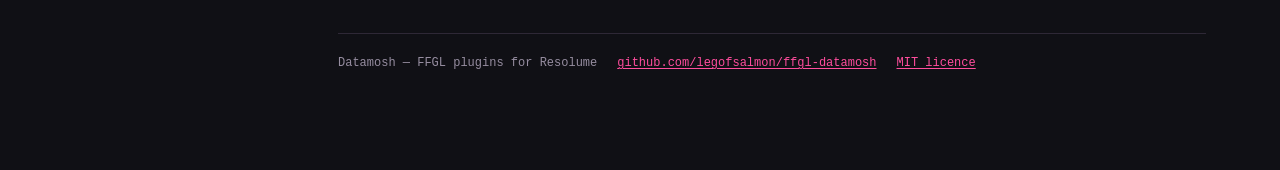
<file: site/architecture.html>
<!doctype html>
<html lang="en">
<head>
<meta charset="utf-8">
<meta name="viewport" content="width=device-width, initial-scale=1">
<!-- Matches --ground: the browser paints this behind the page and around it. -->
<meta name="theme-color" content="#101015">
<title>Datamosh Internals</title>
<meta name="description" content="How the render pipeline works, and the FFGL SDK traps found building it.">
<link rel="icon" href="favicon.svg" type="image/svg+xml">

<!-- Absolute URLs below are the only place the site's own domain appears.
     Change SITE_URL here when the domain settles; see site/README.md. -->
<link rel="canonical" href="https://datamosh.letissier.ie/architecture.html">
<meta property="og:type" content="website">
<meta property="og:site_name" content="Datamosh for Resolume">
<meta property="og:title" content="Internals — Datamosh">
<meta property="og:description" content="How the render pipeline works, and the FFGL SDK traps found building it.">
<meta property="og:url" content="https://datamosh.letissier.ie/architecture.html">
<meta property="og:image" content="https://datamosh.letissier.ie/og.png">
<meta property="og:image:width" content="1200">
<meta property="og:image:height" content="630">
<meta property="og:image:alt" content="A frame of diagonal bars and coloured shapes, intact above a line and torn into displaced macroblocks below it.">
<meta name="twitter:card" content="summary_large_image">

<link rel="stylesheet" href="style.css">
</head>
<body>

<a class="skip" href="#main">Skip to content</a>

<header class="masthead">
	<div class="masthead-inner">
		<a class="wordmark" href="index.html">DATA<span>MOSH</span></a>
		<span class="masthead-meta">Internals</span>
	</div>
</header>

<div class="shell">

	<nav class="sidebar" aria-label="Documentation">
		<ul>
			<li><a href="index.html">Overview</a></li>
			<li><a href="parameters.html">Parameters</a></li>
			<li><a href="recipes.html">Recipes</a></li>
			<li><a href="architecture.html" aria-current="page">Architecture</a></li>
			<li class="nav-label">On this page</li>
			<li><a href="#constraint">The constraint</a></li>
			<li><a href="#pipeline">The pass graph</a></li>
			<li><a href="#estimator">Motion search</a></li>
			<li><a href="#traps">FFGL traps</a></li>
			<li><a href="#testing">Testing</a></li>
		</ul>
	</nav>

	<main id="main">
		<div class="prose">

			<p class="eyebrow">For anyone extending it</p>
			<h1>How it works</h1>
			<p class="lede" style="margin-top:14px">
				The render pipeline, and the several ways the FFGL SDK can produce a plugin
				that fails silently. The second half is worth reading even if you never
				touch this code.
			</p>

			<h2 id="constraint">The constraint that shapes everything</h2>

			<p>
				FFGL&nbsp;2 requires an OpenGL&nbsp;4.1 core context, and macOS caps at
				exactly 4.1 &mdash; Apple froze OpenGL there. So there are
				<strong>no compute shaders, no SSBOs, and no image load/store</strong>.
				Every pass is a fragment shader drawing a full-screen quad into a
				framebuffer, and anything stateful is a ping-pong pair of textures.
			</p>

			<p>
				That rules out the obvious implementation of a motion search, which would
				be a compute shader with shared memory. What is left is a hierarchical
				block match rendered at block resolution, one fragment per macroblock,
				which turns out to be both fast and a good fit for the aesthetic.
			</p>

			<h2 id="pipeline">The pass graph</h2>

			<p>Per frame, in order:</p>

			<ol class="prose-list">
				<li>
					<strong>Ingest</strong> &mdash; copy the host texture into an exact-size
					<code>RGBA16F</code> buffer, resolving the <code>MaxUV</code>
					sub-rectangle and un-premultiplying alpha. Doing this once removes two
					whole classes of bug from every later pass.
				</li>
				<li>
					<strong>Luma + pyramid</strong> &mdash; extract Rec.709 luma and generate
					mips. The mip chain <em>is</em> the search pyramid, which is why it costs
					nothing to have.
				</li>
				<li>
					<strong>Motion search</strong> &mdash; hierarchical block matching, coarse
					to fine. Described below.
				</li>
				<li>
					<strong>Flow post</strong> &mdash; spatial blur, temporal inertia, freeze,
					quantisation, magnitude clamping and NaN rejection. The output goes into a
					ring of past fields so <strong>Motion Lag</strong> can reach back.
				</li>
				<li>
					<strong>Control</strong> &mdash; a 1&times;1 state machine deciding the
					current mosh level from the triggers, the beat clock, the audio level and
					the cut detector.
				</li>
				<li>
					<strong>Mosh</strong> &mdash; displace the accumulation buffer along the
					field and decide, per pixel, whether it may refresh from the live frame.
					This one decision is the entire effect.
				</li>
				<li>
					<strong>Composite</strong> &mdash; wet/dry, re-premultiply, clamp, draw
					into the host's framebuffer.
				</li>
			</ol>

			<p>
				About 61&nbsp;MB of buffers per instance at 1080p. Most passes run at block
				resolution, so the full-resolution cost is dominated by ingest, mosh and
				composite.
			</p>

			<div class="note good">
				<span class="note-label">No readback, anywhere</span>
				The cut detector needs a whole-frame statistic, which is the obvious place
				to reach for <code>glReadPixels</code>. It does not: a GPU&rarr;CPU sync
				mid-frame stalls the pipeline, and one stalled frame is a visible hitch on
				stage. The frame difference is reduced through a mip chain to a single texel
				and consumed on the GPU by the control pass, which never blocks.
			</div>

			<h2 id="estimator">Motion search</h2>

			<p>
				One fragment per macroblock, run once per pyramid level from coarse to fine.
				Each level reads the level above as its opening guess &mdash; bilinear
				magnification upsamples it for free &mdash; and searches a small window
				around it.
			</p>

			<p>Candidates tested per block:</p>
			<ul class="prose-list">
				<li>The coarser level's vector for this block.</li>
				<li>The four neighbouring blocks' vectors. Objects are larger than one
					macroblock, so a neighbour has usually already found the right answer;
					this buys far more quality per texture read than widening the window.</li>
				<li>The zero vector, always &mdash; without it a static region gets dragged
					off by a marginally better match in noise.</li>
				<li>A 3&times;3 or 5&times;5 local window around the prediction.</li>
			</ul>

			<p>
				Cost is mean absolute difference over a 4&times;4 sample lattice inside the
				block, plus a regularisation term charged <em>in pixels</em>: straying from
				the neighbours' consensus costs something, and so does motion at all. That
				term is what makes the field coherent rather than confetti, and charging it
				in pixels means the tuning holds at any resolution.
			</p>

			<p>
				The first iteration of each frame seeds from the previous frame's finished
				field. Motion is continuous, so yesterday's answer is a far better opening
				guess than zero, and it costs nothing.
			</p>

			<div class="note accent">
				<span class="note-label">The accuracy problem</span>
				There is a test, <code>MotionCompensationReconstructsPureTranslation</code>,
				asserting that displacing the previous frame by the estimate reproduces the
				current frame. It passes &mdash; which is the correct result and also the
				reason the Damage group exists. Real datamosh looks broken because the
				vectors are wrong, so a good estimator has to be sabotaged deliberately
				rather than left to be accurate.
			</div>

			<h2 id="traps">FFGL traps worth knowing</h2>

			<p>
				Each of these produces a plugin that fails with no error message anywhere.
				They cost real time to find.
			</p>

			<h3 id="paraminfo"><code>SetParamInfo</code> appends, it does not update</h3>
			<p>
				There is no API to rename an inherited parameter or change its declared
				default. Calling <code>SetParamInfo</code> for an index that already exists
				<em>adds another record</em>. <code>GetNumParams</code> then overreports,
				and <code>instantiateGL</code> &mdash; which writes every index's default
				before handing the plugin to the host &mdash; hits the phantom index, gets
				<code>FF_FAIL</code>, and destroys the instance.
			</p>
			<p>
				The plugin simply never loads. Nothing is logged. This is why the mixer
				leaves its inherited <code>mixVal</code> slider alone rather than renaming
				it to something useful, and why there is a test that replays the host's
				default-initialisation walk against both plugins.
			</p>

			<h3>The SDK must be an object library, not a static one</h3>
			<p>
				<code>plugMain</code> is the only symbol a host looks up, and it lives in a
				translation unit nothing else references &mdash; the
				<code>g_CurrPluginInfo</code> global it uses is defined in a different file.
				Out of a static archive the linker therefore discards that object entirely
				and produces a plugin with no entry point.
			</p>
			<p>
				An <code>OBJECT</code> library links every object unconditionally on all
				three toolchains, with no <code>--whole-archive</code> juggling. This is
				also why the SDK's own project files compile those sources straight into
				each plugin. CI checks the export on every platform now.
			</p>

			<h3><code>ffglex::FFGLFBO</code> leaks its colour texture</h3>
			<p>
				Its <code>Release()</code> has a copy-paste error: the second guard re-tests
				<code>depthBufferID</code> instead of <code>colorTextureID</code>, so the
				colour texture is never deleted. A full-resolution texture leaks on every
				resize. This project uses its own <code>RenderTarget</code>, which also
				drops the depth buffer none of these passes need.
			</p>

			<h3><code>ScopedFBOBinding</code> does not restore the viewport</h3>
			<p>
				It restores the framebuffer binding only. Since our passes render into
				reduced-size targets, returning to the host without putting the viewport
				back makes the host draw into a corner of its own framebuffer.
				<code>ScopedViewport</code> covers the gap.
			</p>

			<h3>Whole-pixel snapping is not optional</h3>
			<p>
				The accumulation buffer is resampled into itself every frame. With plain
				bilinear filtering the interpolation compounds and the image blurs to mush
				within a second or two. Snapping the displacement to whole pixels keeps it
				crisp &mdash; and is what real codecs do, for the same reason.
			</p>

			<h2 id="testing">Testing a thing you cannot look at</h2>

			<p>
				57 tests run against a real headless OpenGL&nbsp;4.1 core context, created
				through EGL on a software rasteriser so they work on a CI machine with no
				GPU and no display server. They drive the pipeline exactly as Resolume does.
			</p>

			<p>
				The inputs are synthetic clips with <strong>known ground truth</strong>: a
				pattern translating at a known velocity must produce the matching vectors.
				That is the only way to regression-test a motion estimator &mdash; "does it
				look right" is not a test, and by the time it looks wrong you have no idea
				which of six passes did it.
			</p>

			<p>Also covered:</p>
			<ul class="prose-list">
				<li>Motion compensation reconstructing a translating frame, which checks the
					vector sign, warp direction, pel snapping and block-centre lookup all at
					once &mdash; get any one backwards and the error doubles instead of
					cancelling.</li>
				<li>Cut detection, beat divisors at every setting, freeze, and motion lag
					against a recorded field history.</li>
				<li>Decay being identical over one second whether it arrives as 30 steps or
					60, which is the whole point of expressing it as a half-life.</li>
				<li>Resize storms, GL object lifetime, and that no NaN can reach the feedback
					buffers &mdash; one would propagate forever and only a host restart would
					clear it.</li>
				<li>The plugin layer separately: the frame gate, trigger handling, parameter
					mapping and mixer input selection.</li>
			</ul>

			<pre style="margin-top:18px"><code>cmake -S . -B build -DCMAKE_BUILD_TYPE=Release
cmake --build build --parallel
ctest --test-dir build --output-on-failure

./build/tests/datamosh_tests --profile   # per-pass GPU timing</code></pre>

			<div class="note warn" style="margin-top:22px">
				<span class="note-label">Still unverified</span>
				None of this has been run inside Resolume. In particular it is not confirmed
				that Resolume delivers <code>SetTime</code> to effects &mdash; the
				frame-advance gate assumes it does and falls back to advancing on every call
				if not, so the failure mode is a wrong rate rather than a frozen effect. The
				search tuning constants have never seen real footage either.
			</div>

		</div>

		<footer class="page-footer">
			<span>Datamosh &mdash; FFGL plugins for Resolume</span>
			<a href="https://github.com/legofsalmon/ffgl-datamosh">github.com/legofsalmon/ffgl-datamosh</a>
			<a href="https://github.com/legofsalmon/ffgl-datamosh/blob/main/LICENSE">MIT licence</a>
		</footer>

	</main>
</div>

</body>
</html>
</file>
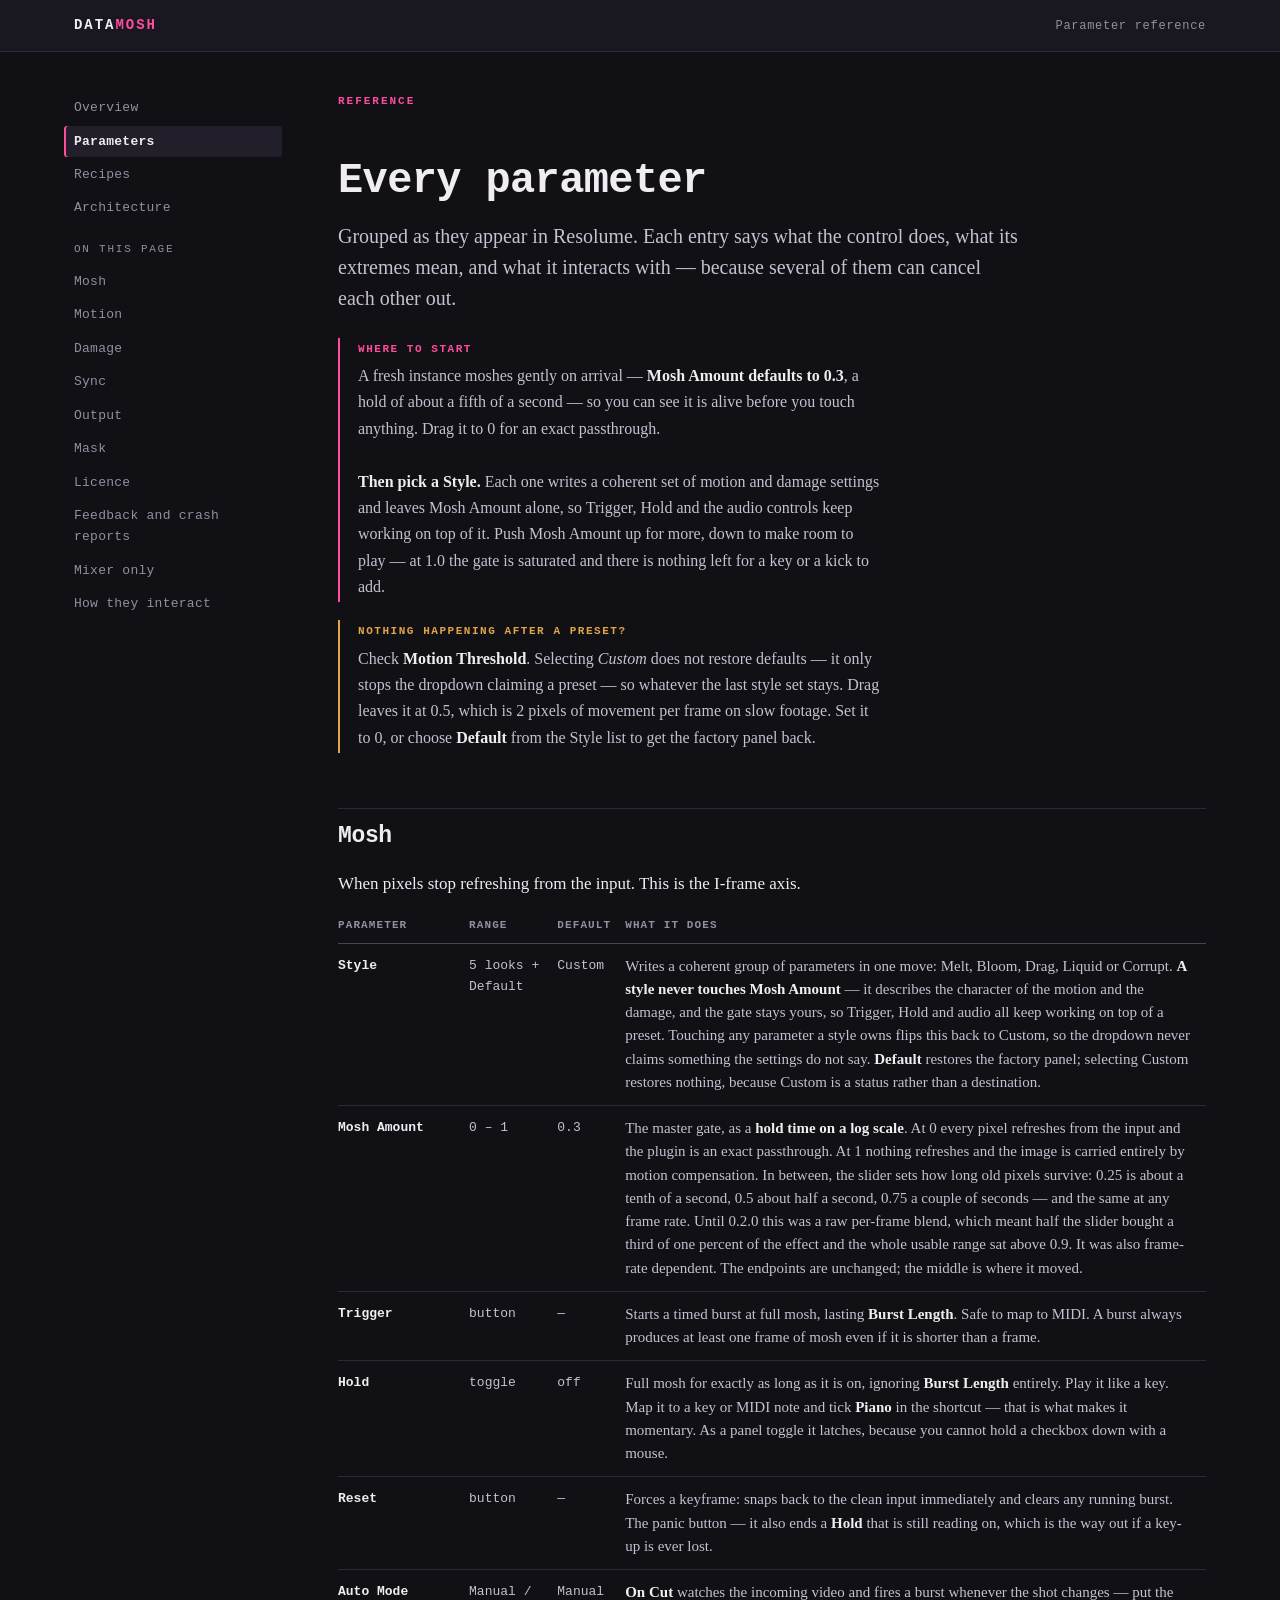
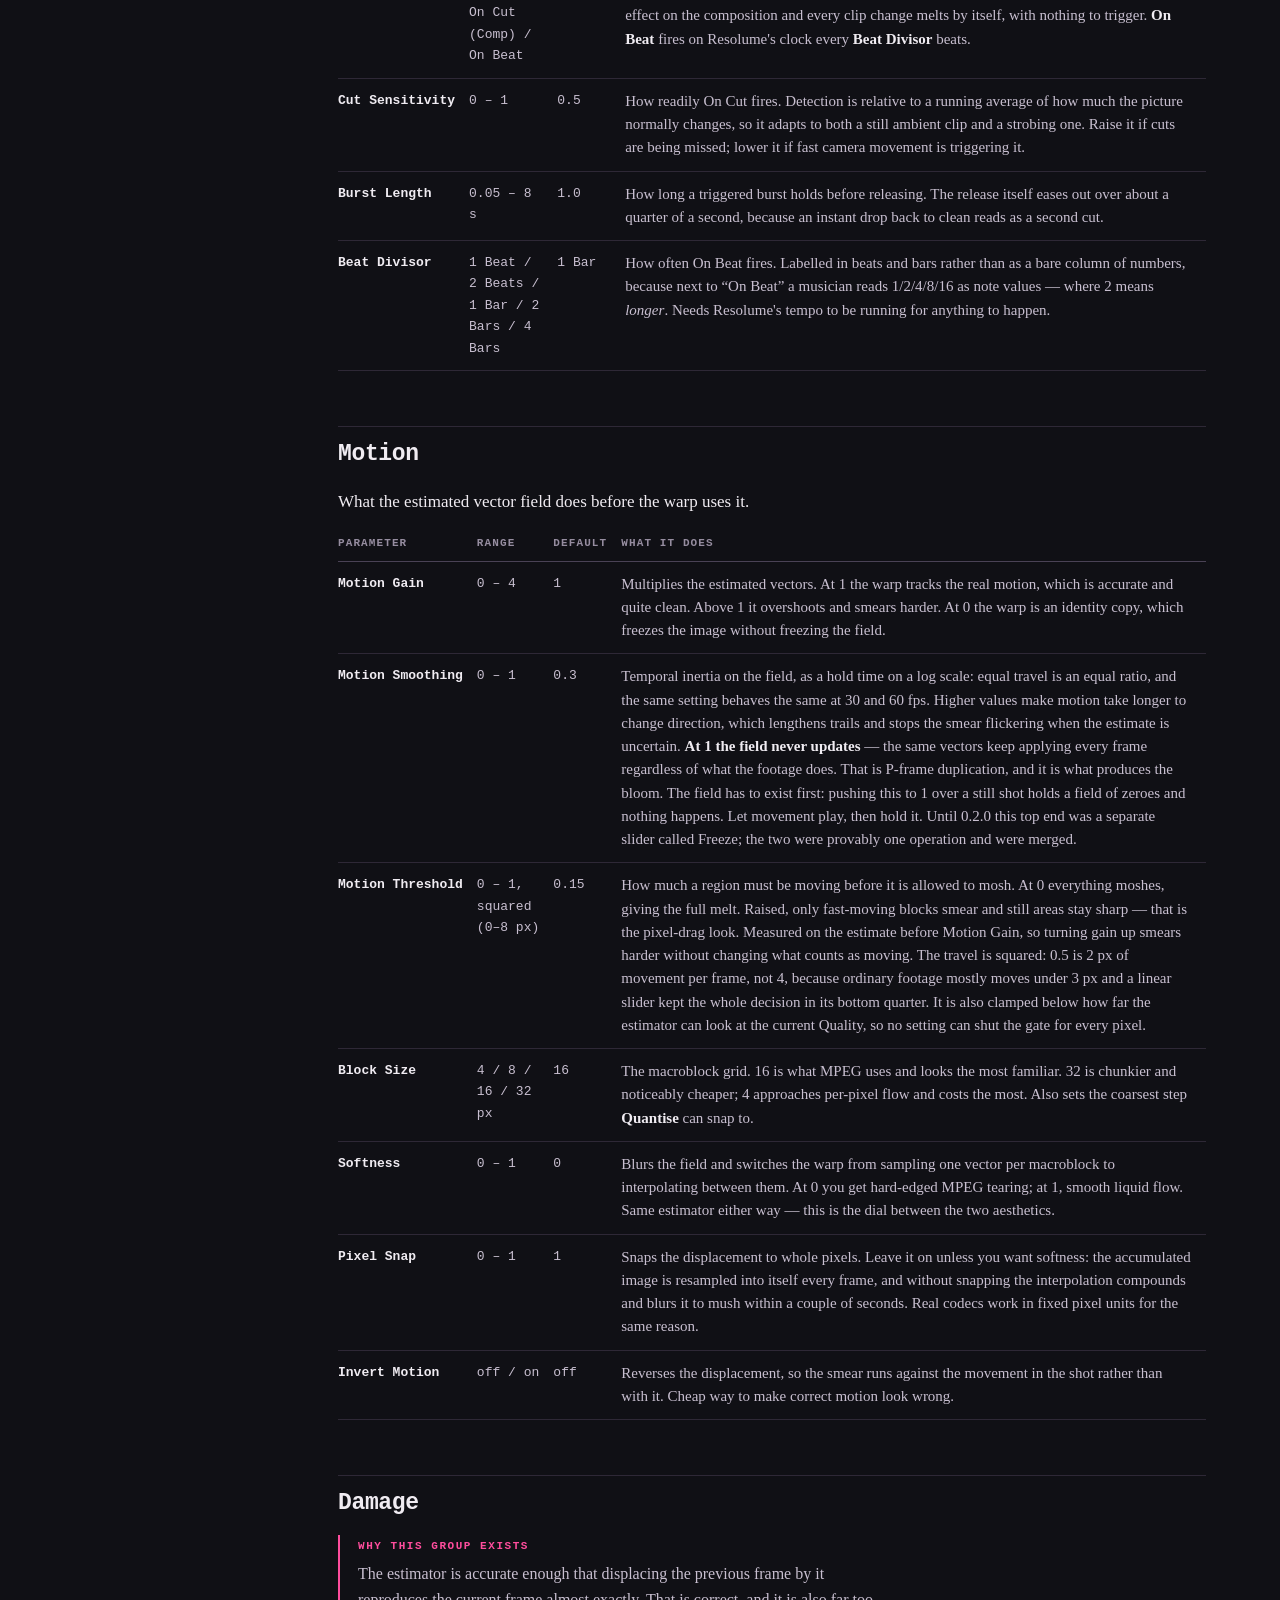
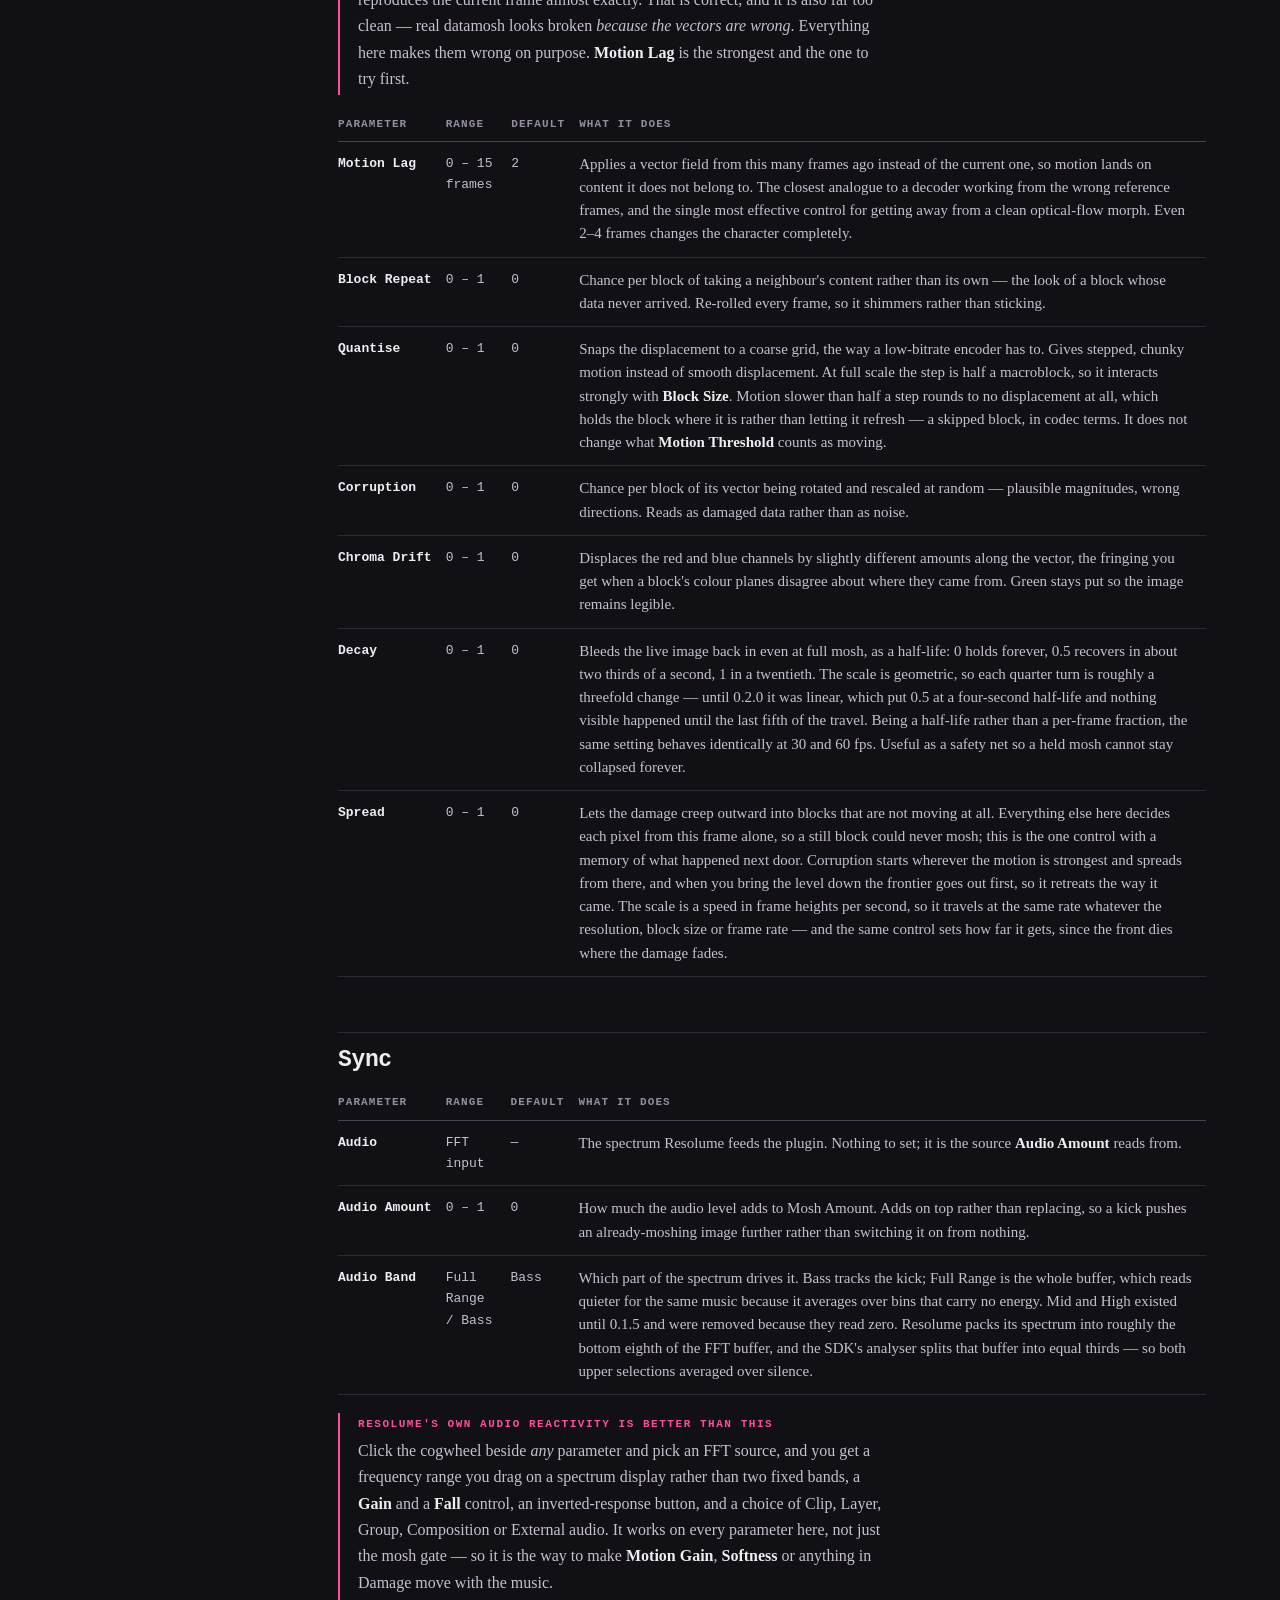
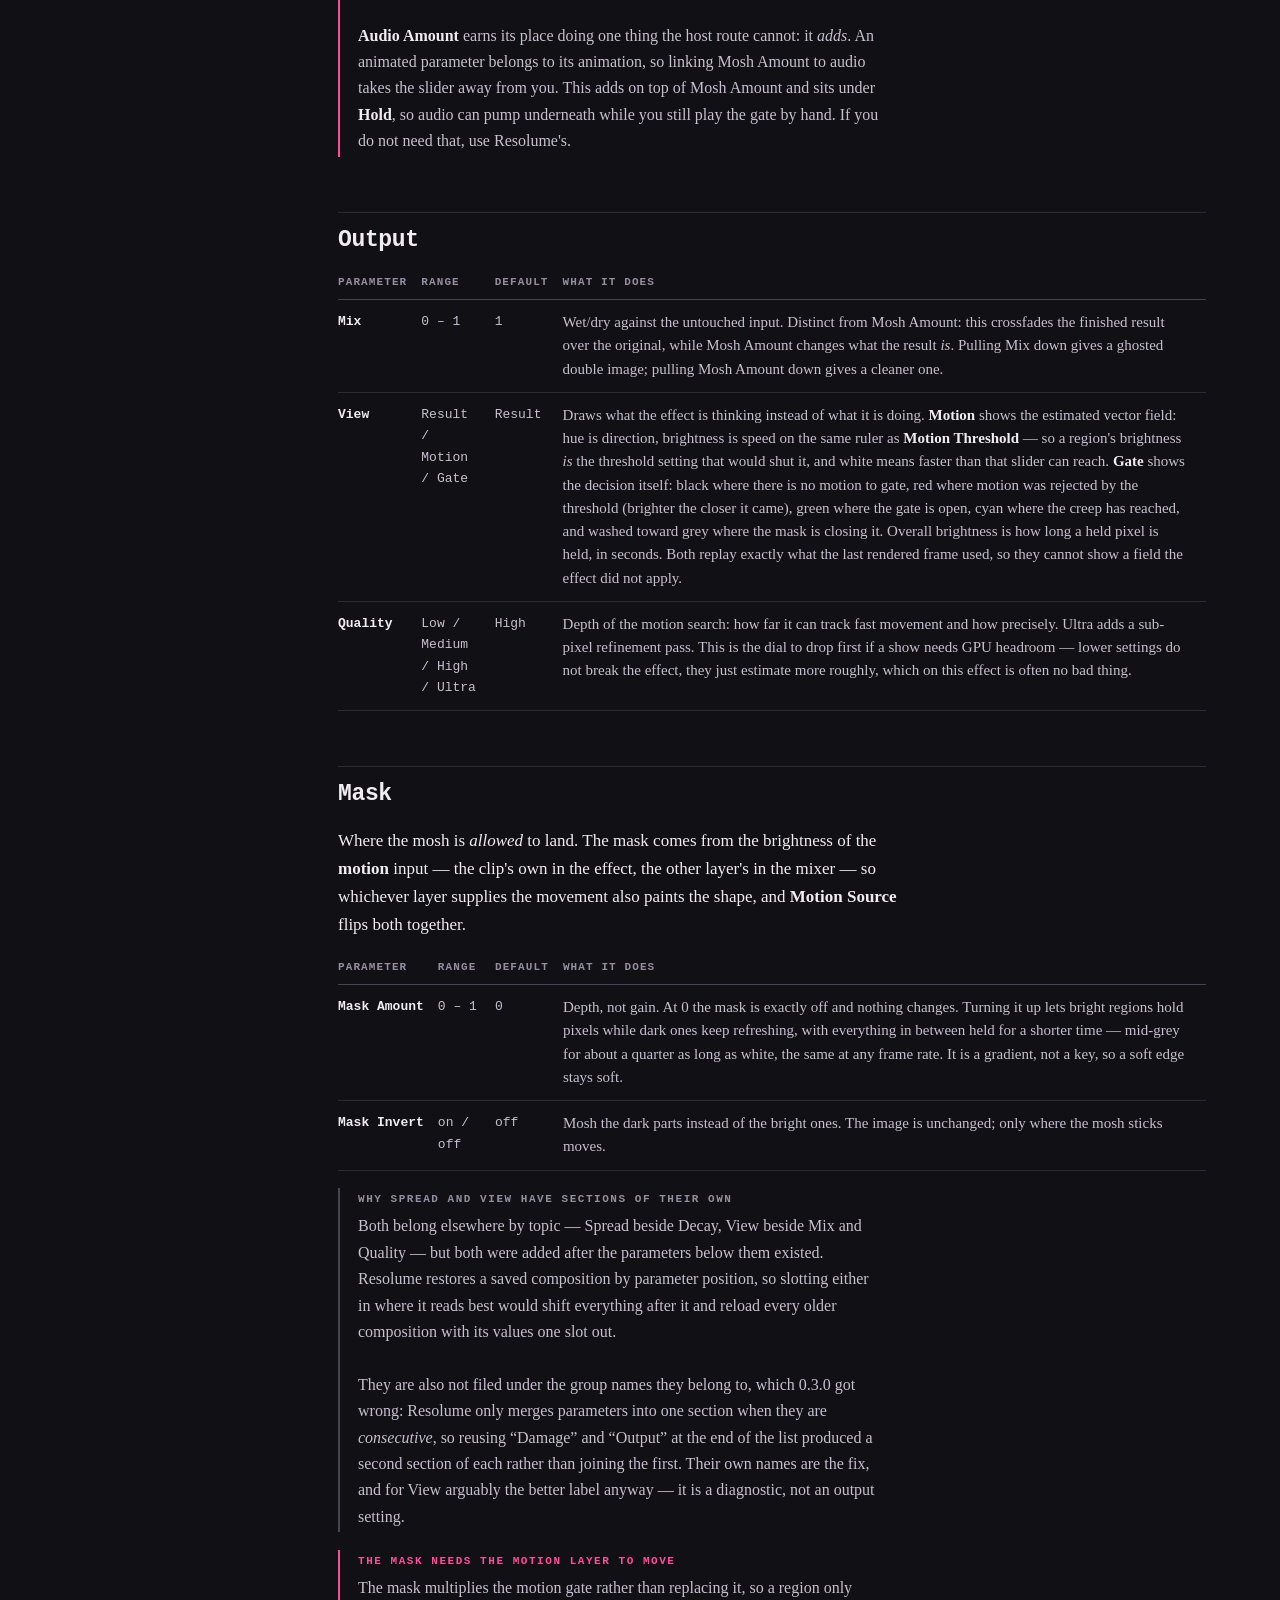
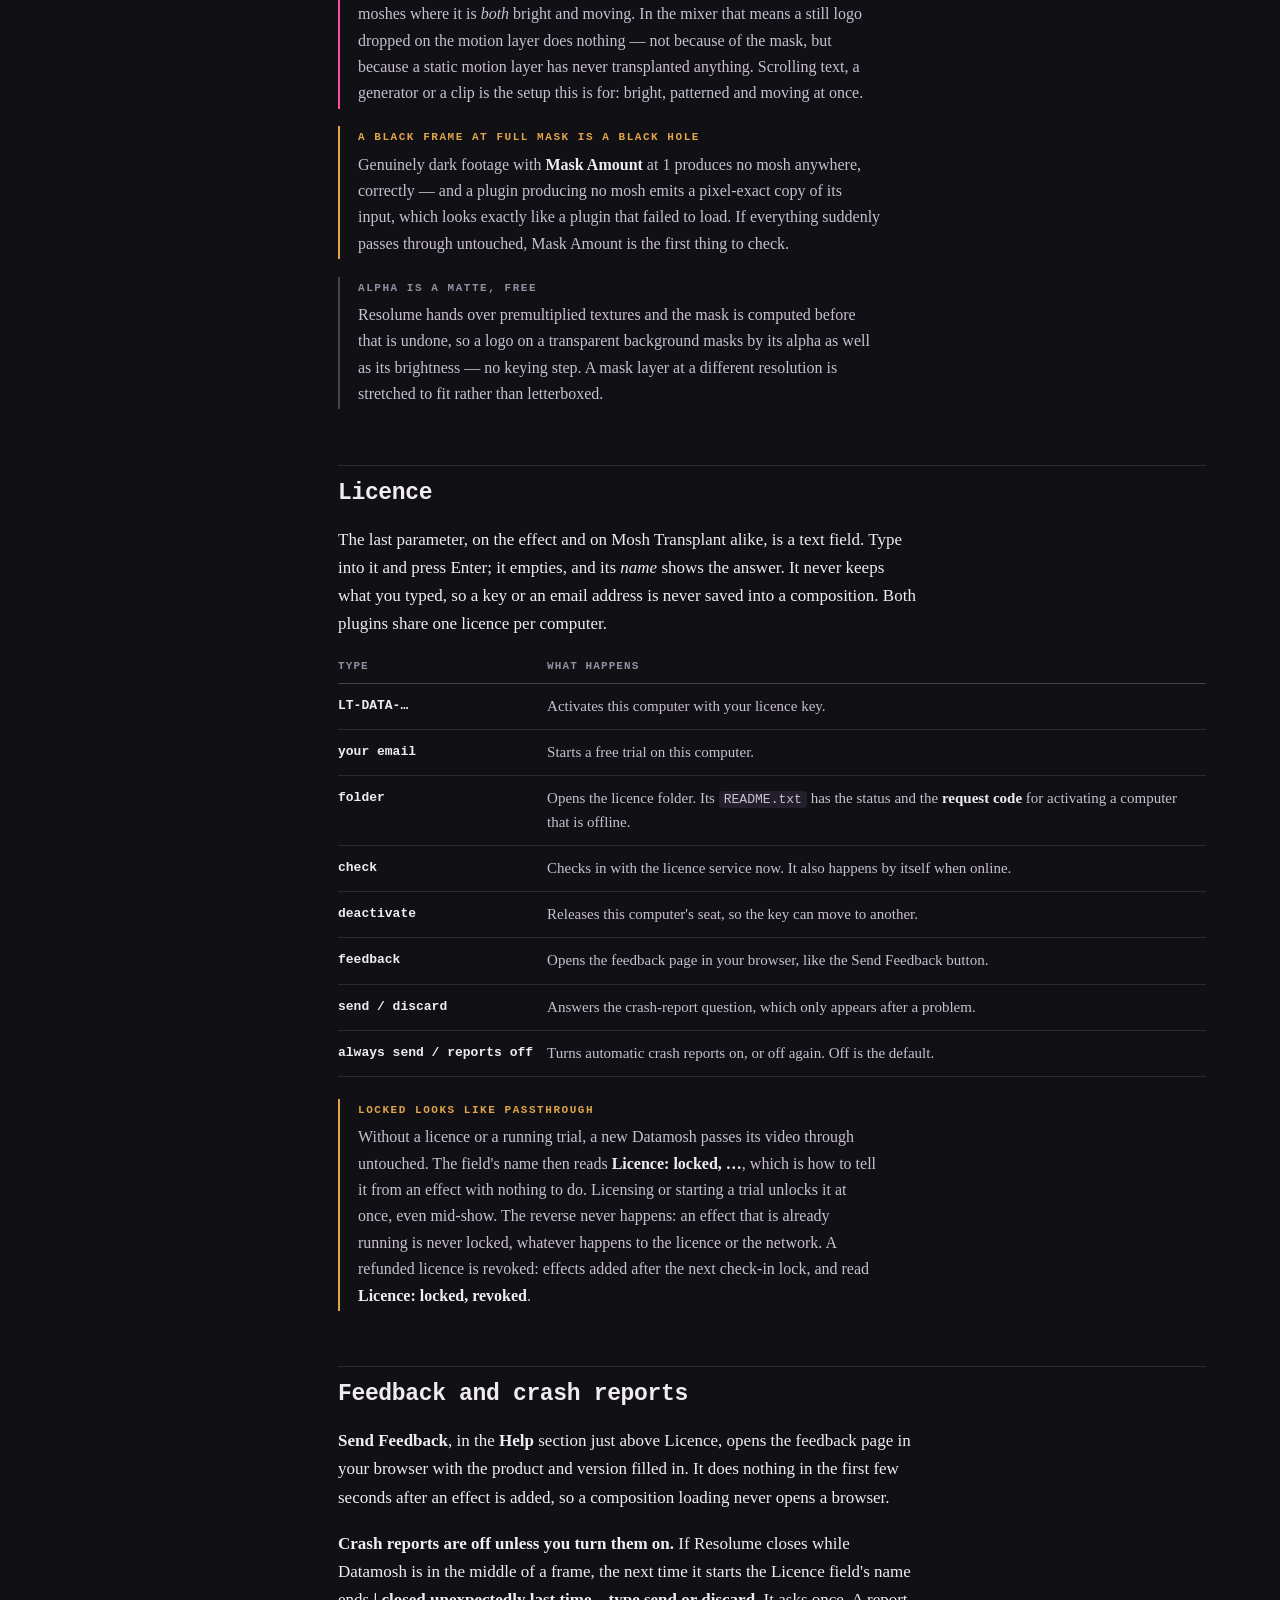
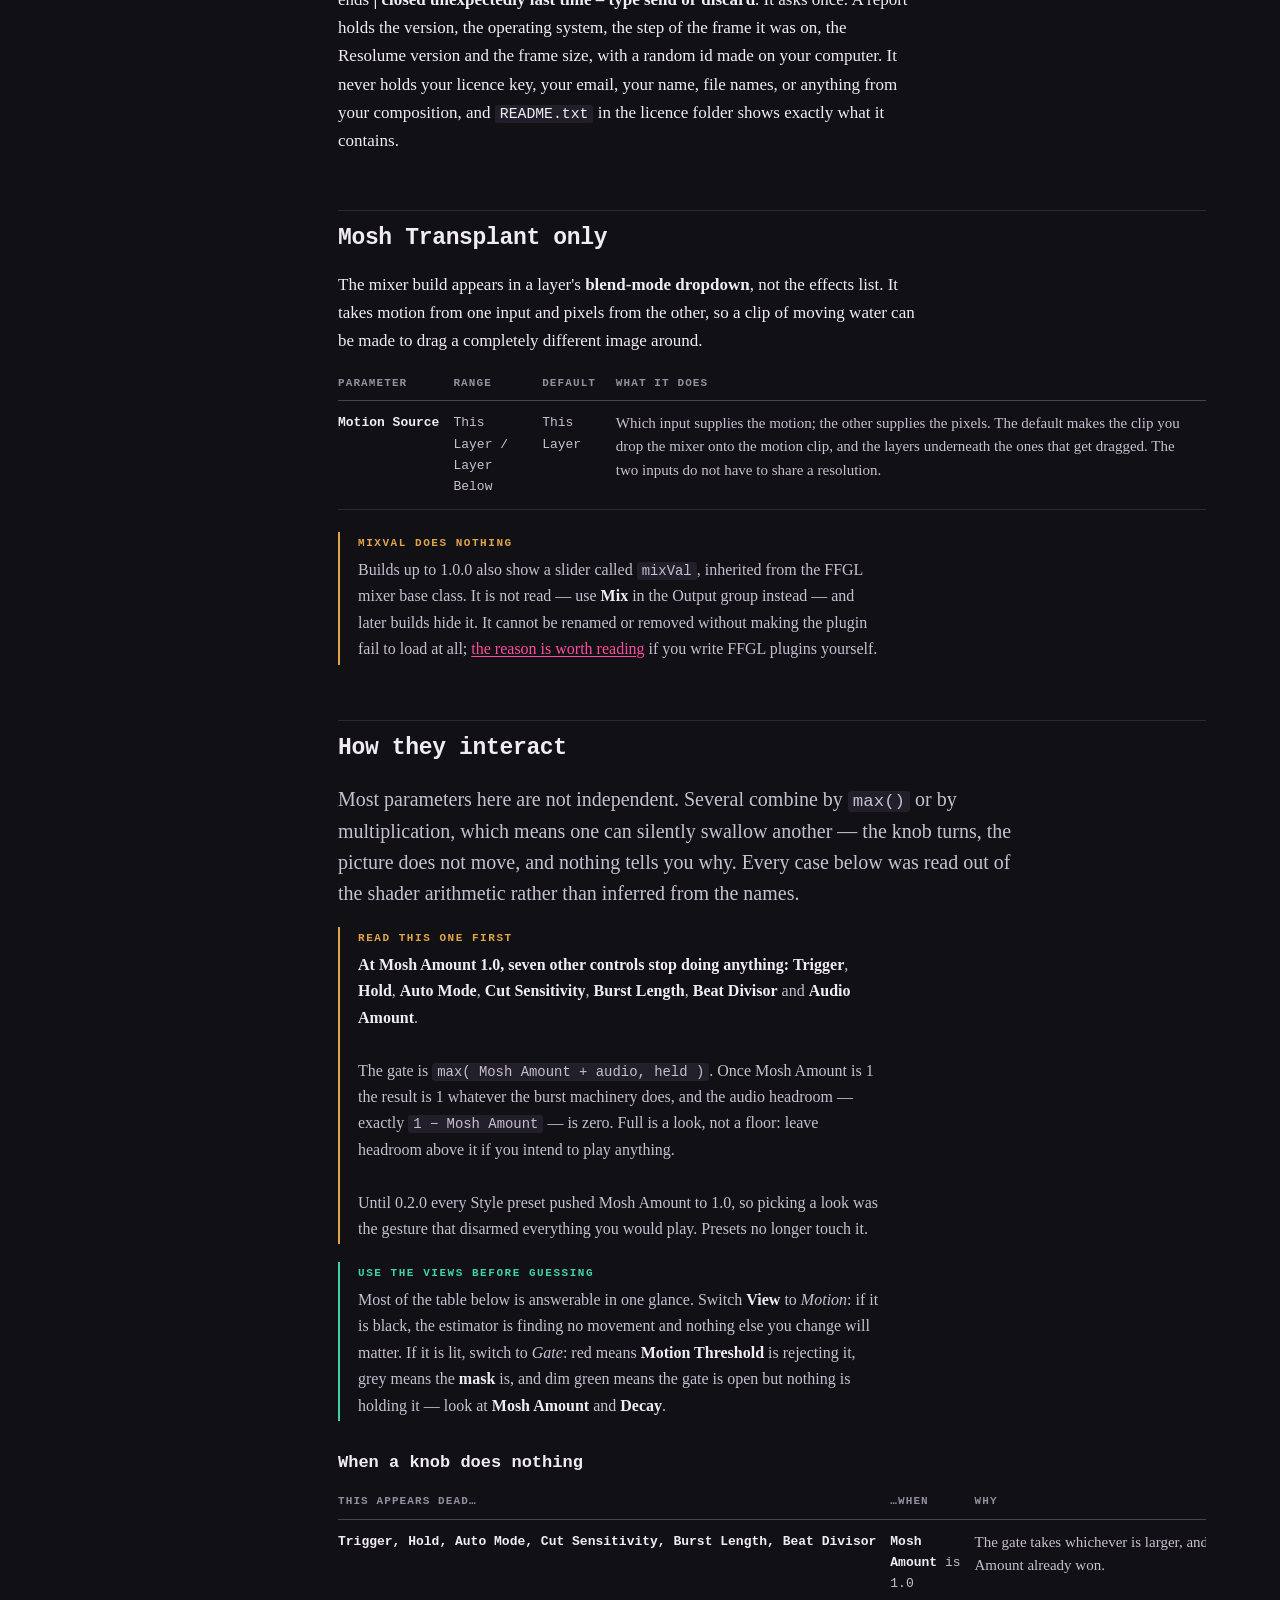
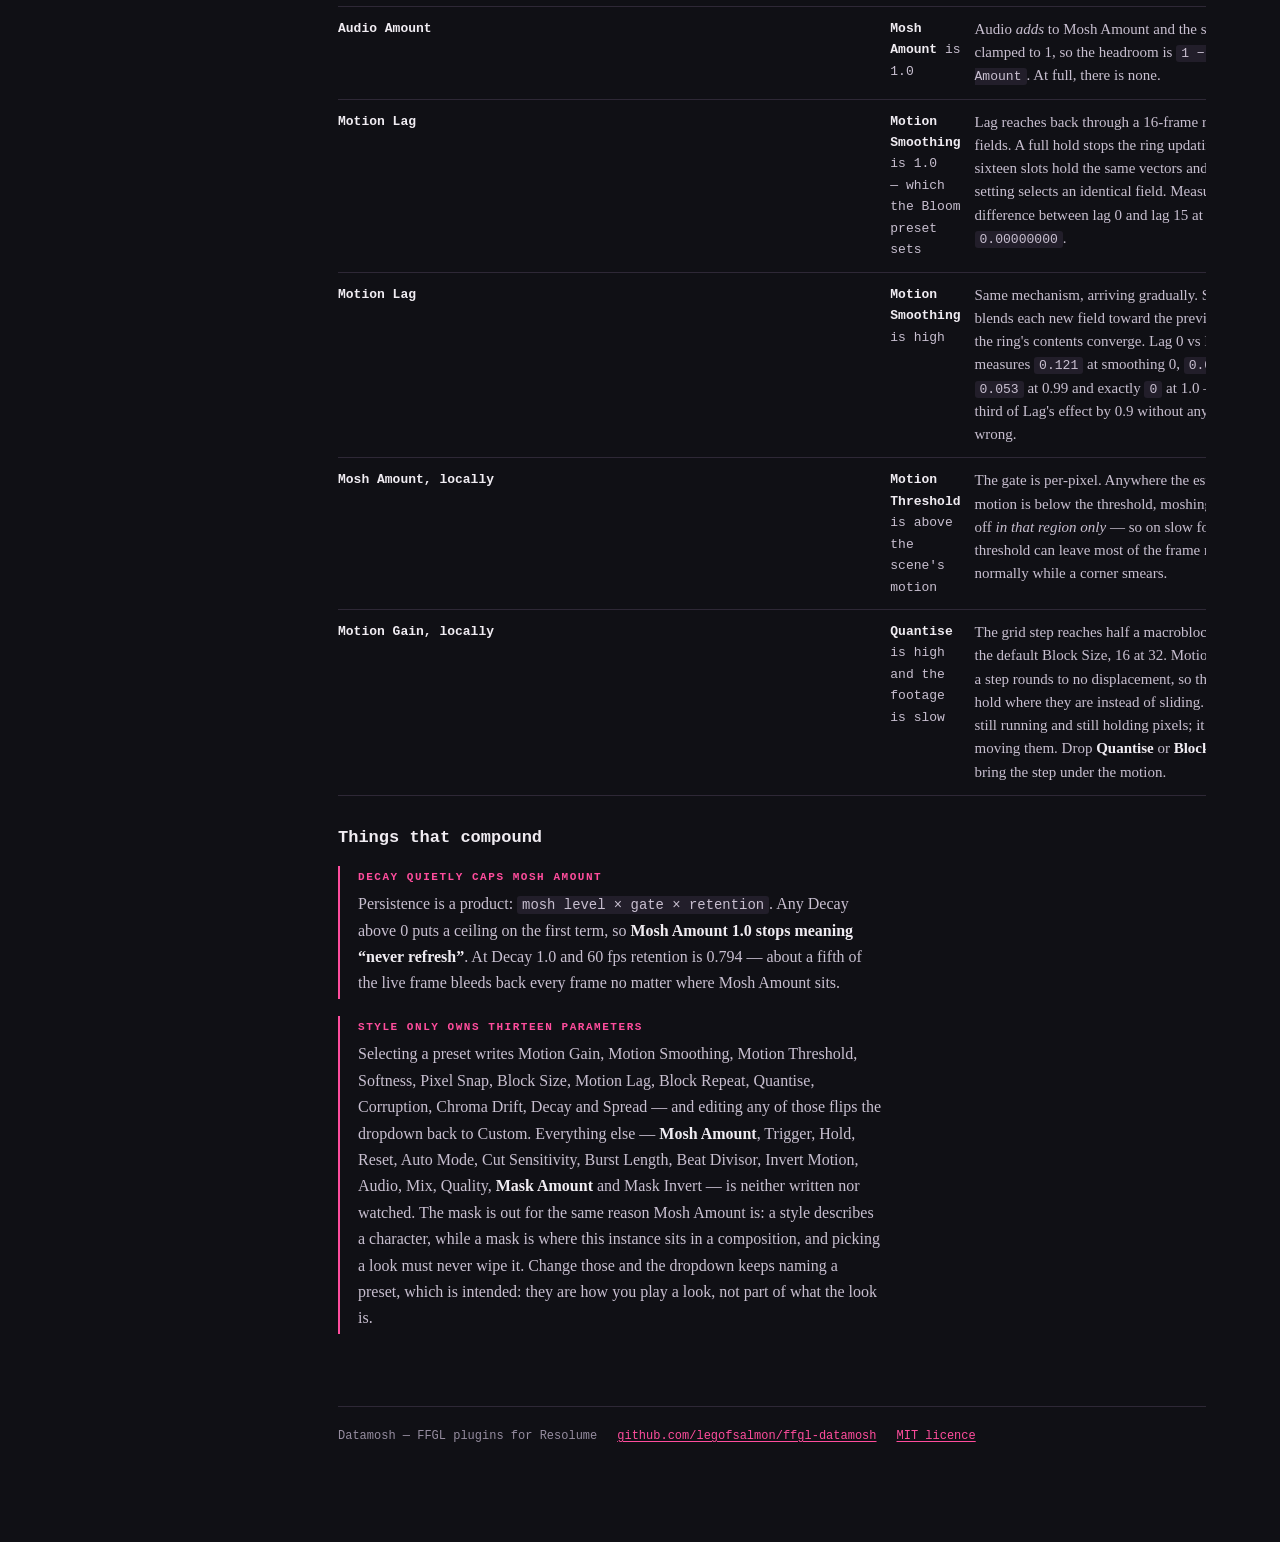
<file: site/parameters.html>
<!doctype html>
<html lang="en">
<head>
<meta charset="utf-8">
<meta name="viewport" content="width=device-width, initial-scale=1">
<!-- Matches --ground: the browser paints this behind the page and around it. -->
<meta name="theme-color" content="#101015">
<title>Parameter Reference</title>
<meta name="description" content="Every Datamosh parameter: what it does, what its extremes mean, and which other control it fights with.">
<link rel="icon" href="favicon.svg" type="image/svg+xml">

<!-- Absolute URLs below are the only place the site's own domain appears.
     Change SITE_URL here when the domain settles; see site/README.md. -->
<link rel="canonical" href="https://datamosh.letissier.ie/parameters.html">
<meta property="og:type" content="website">
<meta property="og:site_name" content="Datamosh for Resolume">
<meta property="og:title" content="Parameter Reference — Datamosh">
<meta property="og:description" content="Every Datamosh parameter: what it does, what its extremes mean, and which other control it fights with.">
<meta property="og:url" content="https://datamosh.letissier.ie/parameters.html">
<meta property="og:image" content="https://datamosh.letissier.ie/og.png">
<meta property="og:image:width" content="1200">
<meta property="og:image:height" content="630">
<meta property="og:image:alt" content="A frame of diagonal bars and coloured shapes, intact above a line and torn into displaced macroblocks below it.">
<meta name="twitter:card" content="summary_large_image">

<link rel="stylesheet" href="style.css">
</head>
<body>

<a class="skip" href="#main">Skip to content</a>

<header class="masthead">
	<div class="masthead-inner">
		<a class="wordmark" href="index.html">DATA<span>MOSH</span></a>
		<span class="masthead-meta">Parameter reference</span>
	</div>
</header>

<div class="shell">

	<nav class="sidebar" aria-label="Documentation">
		<ul>
			<li><a href="index.html">Overview</a></li>
			<li><a href="parameters.html" aria-current="page">Parameters</a></li>
			<li><a href="recipes.html">Recipes</a></li>
			<li><a href="architecture.html">Architecture</a></li>
			<li class="nav-label">On this page</li>
			<li><a href="#mosh">Mosh</a></li>
			<li><a href="#motion">Motion</a></li>
			<li><a href="#damage">Damage</a></li>
			<li><a href="#sync">Sync</a></li>
			<li><a href="#output">Output</a></li>
			<li><a href="#mask">Mask</a></li>
			<li><a href="#licence">Licence</a></li>
			<li><a href="#help">Feedback and crash reports</a></li>
			<li><a href="#mixer">Mixer only</a></li>
			<li><a href="#interactions">How they interact</a></li>
		</ul>
	</nav>

	<main id="main">
		<div class="prose wide">

			<p class="eyebrow">Reference</p>
			<h1>Every parameter</h1>
			<p class="lede" style="margin-top:14px">
				Grouped as they appear in Resolume. Each entry says what the control does,
				what its extremes mean, and what it interacts with &mdash; because several
				of them can cancel each other out.
			</p>

			<div class="note accent" style="margin-top:24px">
				<span class="note-label">Where to start</span>
				A fresh instance moshes gently on arrival &mdash; <strong>Mosh Amount
				defaults to 0.3</strong>, a hold of about a fifth of a second &mdash; so you
				can see it is alive before you touch anything. Drag it to 0 for an exact
				passthrough.
				<br><br>
				<strong>Then pick a Style.</strong> Each one writes a coherent set of motion
				and damage settings and leaves Mosh Amount alone, so Trigger, Hold and the
				audio controls keep working on top of it. Push Mosh Amount up for more,
				down to make room to play &mdash; at 1.0 the gate is saturated and there is
				nothing left for a key or a kick to add.
			</div>

			<div class="note warn" style="margin-top:18px">
				<span class="note-label">Nothing happening after a preset?</span>
				Check <strong>Motion Threshold</strong>. Selecting <em>Custom</em> does not
				restore defaults &mdash; it only stops the dropdown claiming a preset &mdash;
				so whatever the last style set stays. Drag leaves it at 0.5, which is
				2&nbsp;pixels of movement per frame on slow footage. Set it to 0, or
				choose <strong>Default</strong> from the Style list to get the factory
				panel back.
			</div>

			<h2 id="mosh">Mosh</h2>

			<p>When pixels stop refreshing from the input. This is the I-frame axis.</p>

			<div class="table-wrap">
			<table>
				<thead>
					<tr><th>Parameter</th><th>Range</th><th>Default</th><th>What it does</th></tr>
				</thead>
				<tbody>
					<tr>
						<td>Style</td>
						<td>5 looks + Default</td>
						<td>Custom</td>
						<td class="desc">
							Writes a coherent group of parameters in one move: Melt, Bloom,
							Drag, Liquid or Corrupt. <strong>A style never touches Mosh
							Amount</strong> &mdash; it describes the character of the motion and
							the damage, and the gate stays yours, so Trigger, Hold and audio all
							keep working on top of a preset. Touching any parameter a style owns
							flips this back to Custom, so the dropdown never claims something the
							settings do not say. <strong>Default</strong> restores the factory
							panel; selecting Custom restores nothing, because Custom is a status
							rather than a destination.
						</td>
					</tr>
					<tr>
						<td>Mosh Amount</td>
						<td>0 &ndash; 1</td>
						<td>0.3</td>
						<td class="desc">
							The master gate, as a <strong>hold time on a log scale</strong>. At 0
							every pixel refreshes from the input and the plugin is an exact
							passthrough. At 1 nothing refreshes and the image is carried entirely
							by motion compensation. In between, the slider sets how long old
							pixels survive: 0.25 is about a tenth of a second, 0.5 about half a
							second, 0.75 a couple of seconds &mdash; and the same at any frame
							rate.
							<span class="how">Until 0.2.0 this was a raw per-frame blend, which
							meant half the slider bought a third of one percent of the effect and
							the whole usable range sat above 0.9. It was also frame-rate
							dependent. The endpoints are unchanged; the middle is where it
							moved.</span>
						</td>
					</tr>
					<tr>
						<td>Trigger</td>
						<td>button</td>
						<td>&mdash;</td>
						<td class="desc">
							Starts a timed burst at full mosh, lasting <strong>Burst
							Length</strong>. Safe to map to MIDI. A burst always produces at
							least one frame of mosh even if it is shorter than a frame.
						</td>
					</tr>
					<tr>
						<td>Hold</td>
						<td>toggle</td>
						<td>off</td>
						<td class="desc">
							Full mosh for exactly as long as it is on, ignoring <strong>Burst
							Length</strong> entirely. Play it like a key.
							<span class="how">Map it to a key or MIDI note and tick
							<strong>Piano</strong> in the shortcut &mdash; that is what makes
							it momentary. As a panel toggle it latches, because you cannot
							hold a checkbox down with a mouse.</span>
						</td>
					</tr>
					<tr>
						<td>Reset</td>
						<td>button</td>
						<td>&mdash;</td>
						<td class="desc">
							Forces a keyframe: snaps back to the clean input immediately and
							clears any running burst. The panic button &mdash; it also ends a
							<strong>Hold</strong> that is still reading on, which is the way
							out if a key-up is ever lost.
						</td>
					</tr>
					<tr>
						<td>Auto Mode</td>
						<td>Manual / On Cut (Comp) / On Beat</td>
						<td>Manual</td>
						<td class="desc">
							<strong>On Cut</strong> watches the incoming video and fires a burst
							whenever the shot changes &mdash; put the effect on the composition
							and every clip change melts by itself, with nothing to trigger.
							<strong>On Beat</strong> fires on Resolume's clock every
							<strong>Beat Divisor</strong> beats.
						</td>
					</tr>
					<tr>
						<td>Cut Sensitivity</td>
						<td>0 &ndash; 1</td>
						<td>0.5</td>
						<td class="desc">
							How readily On Cut fires. Detection is relative to a running average
							of how much the picture normally changes, so it adapts to both a
							still ambient clip and a strobing one. Raise it if cuts are being
							missed; lower it if fast camera movement is triggering it.
						</td>
					</tr>
					<tr>
						<td>Burst Length</td>
						<td>0.05 &ndash; 8 s</td>
						<td>1.0</td>
						<td class="desc">
							How long a triggered burst holds before releasing. The release itself
							eases out over about a quarter of a second, because an instant drop
							back to clean reads as a second cut.
						</td>
					</tr>
					<tr>
						<td>Beat Divisor</td>
						<td>1 Beat / 2 Beats / 1 Bar / 2 Bars / 4 Bars</td>
						<td>1 Bar</td>
						<td class="desc">
							How often On Beat fires. Labelled in beats and bars rather than as a
							bare column of numbers, because next to &ldquo;On Beat&rdquo; a
							musician reads 1/2/4/8/16 as note values &mdash; where 2 means
							<em>longer</em>. Needs Resolume's tempo to be running for anything to
							happen.
						</td>
					</tr>
				</tbody>
			</table>
			</div>

			<h2 id="motion">Motion</h2>

			<p>What the estimated vector field does before the warp uses it.</p>

			<div class="table-wrap">
			<table>
				<thead>
					<tr><th>Parameter</th><th>Range</th><th>Default</th><th>What it does</th></tr>
				</thead>
				<tbody>
					<tr>
						<td>Motion Gain</td>
						<td>0 &ndash; 4</td>
						<td>1</td>
						<td class="desc">
							Multiplies the estimated vectors. At 1 the warp tracks the real
							motion, which is accurate and quite clean. Above 1 it overshoots and
							smears harder. At 0 the warp is an identity copy, which freezes the
							image without freezing the field.
						</td>
					</tr>
					<tr>
						<td>Motion Smoothing</td>
						<td>0 &ndash; 1</td>
						<td>0.3</td>
						<td class="desc">
							Temporal inertia on the field, as a hold time on a log scale: equal
							travel is an equal ratio, and the same setting behaves the same at
							30 and 60&nbsp;fps. Higher values make motion take longer to change
							direction, which lengthens trails and stops the smear flickering
							when the estimate is uncertain. <strong>At 1 the field never
							updates</strong> &mdash; the same vectors keep applying every frame
							regardless of what the footage does. That is P-frame duplication,
							and it is what produces the bloom.
							<span class="how">The field has to exist first: pushing this to 1
							over a still shot holds a field of zeroes and nothing happens. Let
							movement play, then hold it. Until 0.2.0 this top end was a separate
							slider called Freeze; the two were provably one operation and were
							merged.</span>
						</td>
					</tr>
					<tr>
						<td>Motion Threshold</td>
						<td>0 &ndash; 1, squared (0&ndash;8 px)</td>
						<td>0.15</td>
						<td class="desc">
							How much a region must be moving before it is allowed to mosh.
							At 0 everything moshes, giving the full melt. Raised, only
							fast-moving blocks smear and still areas stay sharp &mdash; that is
							the pixel-drag look. Measured on the estimate before Motion Gain, so
							turning gain up smears harder without changing what counts as moving.
							<span class="how">The travel is squared: 0.5 is 2&nbsp;px of movement
							per frame, not 4, because ordinary footage mostly moves under 3&nbsp;px
							and a linear slider kept the whole decision in its bottom quarter.
							It is also clamped below how far the estimator can look at the
							current Quality, so no setting can shut the gate for every
							pixel.</span>
						</td>
					</tr>
					<tr>
						<td>Block Size</td>
						<td>4 / 8 / 16 / 32 px</td>
						<td>16</td>
						<td class="desc">
							The macroblock grid. 16 is what MPEG uses and looks the most
							familiar. 32 is chunkier and noticeably cheaper; 4 approaches
							per-pixel flow and costs the most. Also sets the coarsest step
							<strong>Quantise</strong> can snap to.
						</td>
					</tr>
					<tr>
						<td>Softness</td>
						<td>0 &ndash; 1</td>
						<td>0</td>
						<td class="desc">
							Blurs the field and switches the warp from sampling one vector per
							macroblock to interpolating between them. At 0 you get hard-edged
							MPEG tearing; at 1, smooth liquid flow. Same estimator either way
							&mdash; this is the dial between the two aesthetics.
						</td>
					</tr>
					<tr>
						<td>Pixel Snap</td>
						<td>0 &ndash; 1</td>
						<td>1</td>
						<td class="desc">
							Snaps the displacement to whole pixels. Leave it on unless you want
							softness: the accumulated image is resampled into itself every
							frame, and without snapping the interpolation compounds and blurs it
							to mush within a couple of seconds. Real codecs work in fixed pixel
							units for the same reason.
						</td>
					</tr>
					<tr>
						<td>Invert Motion</td>
						<td>off / on</td>
						<td>off</td>
						<td class="desc">
							Reverses the displacement, so the smear runs against the movement in
							the shot rather than with it. Cheap way to make correct motion look
							wrong.
						</td>
					</tr>
				</tbody>
			</table>
			</div>

			<h2 id="damage">Damage</h2>

			<div class="note accent">
				<span class="note-label">Why this group exists</span>
				The estimator is accurate enough that displacing the previous frame by it
				reproduces the current frame almost exactly. That is correct, and it is
				also far too clean &mdash; real datamosh looks broken <em>because the
				vectors are wrong</em>. Everything here makes them wrong on purpose.
				<strong>Motion Lag</strong> is the strongest and the one to try first.
			</div>

			<div class="table-wrap" style="margin-top:20px">
			<table>
				<thead>
					<tr><th>Parameter</th><th>Range</th><th>Default</th><th>What it does</th></tr>
				</thead>
				<tbody>
					<tr>
						<td>Motion Lag</td>
						<td>0 &ndash; 15 frames</td>
						<td>2</td>
						<td class="desc">
							Applies a vector field from this many frames ago instead of the
							current one, so motion lands on content it does not belong to. The
							closest analogue to a decoder working from the wrong reference
							frames, and the single most effective control for getting away from
							a clean optical-flow morph. Even 2&ndash;4 frames changes the
							character completely.
						</td>
					</tr>
					<tr>
						<td>Block Repeat</td>
						<td>0 &ndash; 1</td>
						<td>0</td>
						<td class="desc">
							Chance per block of taking a neighbour's content rather than its own
							&mdash; the look of a block whose data never arrived. Re-rolled every
							frame, so it shimmers rather than sticking.
						</td>
					</tr>
					<tr>
						<td>Quantise</td>
						<td>0 &ndash; 1</td>
						<td>0</td>
						<td class="desc">
							Snaps the displacement to a coarse grid, the way a low-bitrate encoder
							has to. Gives stepped, chunky motion instead of smooth displacement. At
							full scale the step is half a macroblock, so it interacts strongly with
							<strong>Block Size</strong>. Motion slower than half a step rounds to no
							displacement at all, which holds the block where it is rather than
							letting it refresh &mdash; a skipped block, in codec terms. It does not
							change what <strong>Motion Threshold</strong> counts as moving.
						</td>
					</tr>
					<tr>
						<td>Corruption</td>
						<td>0 &ndash; 1</td>
						<td>0</td>
						<td class="desc">
							Chance per block of its vector being rotated and rescaled at random
							&mdash; plausible magnitudes, wrong directions. Reads as damaged data
							rather than as noise.
						</td>
					</tr>
					<tr>
						<td>Chroma Drift</td>
						<td>0 &ndash; 1</td>
						<td>0</td>
						<td class="desc">
							Displaces the red and blue channels by slightly different amounts
							along the vector, the fringing you get when a block's colour planes
							disagree about where they came from. Green stays put so the image
							remains legible.
						</td>
					</tr>
					<tr>
						<td>Decay</td>
						<td>0 &ndash; 1</td>
						<td>0</td>
						<td class="desc">
							Bleeds the live image back in even at full mosh, as a half-life:
							0 holds forever, 0.5 recovers in about two thirds of a second, 1 in
							a twentieth. The scale is geometric, so each quarter turn is roughly
							a threefold change &mdash; until 0.2.0 it was linear, which put 0.5
							at a four-second half-life and nothing visible happened until the
							last fifth of the travel. Being a half-life rather than a per-frame
							fraction, the same setting behaves identically at 30 and 60&nbsp;fps.
							Useful as a safety net so a held mosh cannot stay collapsed forever.
						</td>
					</tr>
					<tr>
						<td>Spread</td>
						<td>0 &ndash; 1</td>
						<td>0</td>
						<td class="desc">
							Lets the damage creep outward into blocks that are not moving at
							all. Everything else here decides each pixel from this frame alone,
							so a still block could never mosh; this is the one control with a
							memory of what happened next door. Corruption starts wherever the
							motion is strongest and spreads from there, and when you bring the
							level down the frontier goes out first, so it retreats the way it
							came. The scale is a speed in frame heights per second, so it
							travels at the same rate whatever the resolution, block size or
							frame rate &mdash; and the same control sets how far it gets, since
							the front dies where the damage fades.
						</td>
					</tr>
				</tbody>
			</table>
			</div>

			<h2 id="sync">Sync</h2>

			<div class="table-wrap">
			<table>
				<thead>
					<tr><th>Parameter</th><th>Range</th><th>Default</th><th>What it does</th></tr>
				</thead>
				<tbody>
					<tr>
						<td>Audio</td>
						<td>FFT input</td>
						<td>&mdash;</td>
						<td class="desc">
							The spectrum Resolume feeds the plugin. Nothing to set; it is the
							source <strong>Audio Amount</strong> reads from.
						</td>
					</tr>
					<tr>
						<td>Audio Amount</td>
						<td>0 &ndash; 1</td>
						<td>0</td>
						<td class="desc">
							How much the audio level adds to Mosh Amount. Adds on top rather than
							replacing, so a kick pushes an already-moshing image further rather
							than switching it on from nothing.
						</td>
					</tr>
					<tr>
						<td>Audio Band</td>
						<td>Full Range / Bass</td>
						<td>Bass</td>
						<td class="desc">
							Which part of the spectrum drives it. Bass tracks the kick; Full
							Range is the whole buffer, which reads quieter for the same music
							because it averages over bins that carry no energy.
							<span class="how">Mid and High existed until 0.1.5 and were removed
							because they read zero. Resolume packs its spectrum into roughly the
							bottom eighth of the FFT buffer, and the SDK's analyser splits that
							buffer into equal thirds &mdash; so both upper selections averaged
							over silence.</span>
						</td>
					</tr>
				</tbody>
			</table>
			</div>

			<div class="note accent">
				<span class="note-label">Resolume's own audio reactivity is better than this</span>
				Click the cogwheel beside <em>any</em> parameter and pick an FFT source, and
				you get a frequency range you drag on a spectrum display rather than two
				fixed bands, a <strong>Gain</strong> and a <strong>Fall</strong> control, an
				inverted-response button, and a choice of Clip, Layer, Group, Composition or
				External audio. It works on every parameter here, not just the mosh gate
				&mdash; so it is the way to make <strong>Motion Gain</strong>,
				<strong>Softness</strong> or anything in Damage move with the music.
				<br><br>
				<strong>Audio Amount</strong> earns its place doing one thing the host
				route cannot: it <em>adds</em>. An animated parameter belongs to its
				animation, so linking Mosh Amount to audio takes the slider away from you.
				This adds on top of Mosh Amount and sits under <strong>Hold</strong>, so
				audio can pump underneath while you still play the gate by hand. If you do
				not need that, use Resolume's.
			</div>

			<h2 id="output">Output</h2>

			<div class="table-wrap">
			<table>
				<thead>
					<tr><th>Parameter</th><th>Range</th><th>Default</th><th>What it does</th></tr>
				</thead>
				<tbody>
					<tr>
						<td>Mix</td>
						<td>0 &ndash; 1</td>
						<td>1</td>
						<td class="desc">
							Wet/dry against the untouched input. Distinct from Mosh Amount: this
							crossfades the finished result over the original, while Mosh Amount
							changes what the result <em>is</em>. Pulling Mix down gives a ghosted
							double image; pulling Mosh Amount down gives a cleaner one.
						</td>
					</tr>
					<tr>
						<td>View</td>
						<td>Result / Motion / Gate</td>
						<td>Result</td>
						<td class="desc">
							Draws what the effect is thinking instead of what it is doing.
							<strong>Motion</strong> shows the estimated vector field: hue is
							direction, brightness is speed on the same ruler as
							<strong>Motion Threshold</strong> &mdash; so a region's brightness
							<em>is</em> the threshold setting that would shut it, and white
							means faster than that slider can reach. <strong>Gate</strong>
							shows the decision itself: black where there is no motion to
							gate, red where motion was rejected by the threshold (brighter
							the closer it came), green where the gate is open, cyan where the
							creep has reached, and washed toward grey where the mask is
							closing it. Overall brightness is how long a held pixel is held,
							in seconds. Both replay exactly what the last rendered frame
							used, so they cannot show a field the effect did not apply.
						</td>
					</tr>
					<tr>
						<td>Quality</td>
						<td>Low / Medium / High / Ultra</td>
						<td>High</td>
						<td class="desc">
							Depth of the motion search: how far it can track fast movement and
							how precisely. Ultra adds a sub-pixel refinement pass. This is the
							dial to drop first if a show needs GPU headroom &mdash; lower
							settings do not break the effect, they just estimate more roughly,
							which on this effect is often no bad thing.
						</td>
					</tr>
				</tbody>
			</table>
			</div>

			<h2 id="mask">Mask</h2>

			<p>
				Where the mosh is <em>allowed</em> to land. The mask comes from the
				brightness of the <strong>motion</strong> input &mdash; the clip's own in
				the effect, the other layer's in the mixer &mdash; so whichever layer
				supplies the movement also paints the shape, and
				<strong>Motion Source</strong> flips both together.
			</p>

			<div class="table-wrap">
			<table>
				<thead>
					<tr><th>Parameter</th><th>Range</th><th>Default</th><th>What it does</th></tr>
				</thead>
				<tbody>
					<tr>
						<td>Mask Amount</td>
						<td>0 &ndash; 1</td>
						<td>0</td>
						<td class="desc">
							Depth, not gain. At 0 the mask is exactly off and nothing changes.
							Turning it up lets bright regions hold pixels while dark ones keep
							refreshing, with everything in between held for a shorter time
							&mdash; mid-grey for about a quarter as long as white, the same at
							any frame rate. It is a gradient, not a key, so a soft edge stays
							soft.
						</td>
					</tr>
					<tr>
						<td>Mask Invert</td>
						<td>on / off</td>
						<td>off</td>
						<td class="desc">
							Mosh the dark parts instead of the bright ones. The image is
							unchanged; only where the mosh sticks moves.
						</td>
					</tr>
				</tbody>
			</table>
			</div>

			<div class="note">
				<span class="note-label">Why Spread and View have sections of their own</span>
				Both belong elsewhere by topic &mdash; Spread beside Decay, View beside
				Mix and Quality &mdash; but both were added after the parameters below
				them existed. Resolume restores a saved composition by parameter
				position, so slotting either in where it reads best would shift
				everything after it and reload every older composition with its values
				one slot out.
				<br><br>
				They are also not filed under the group names they belong to, which
				0.3.0 got wrong: Resolume only merges parameters into one section when
				they are <em>consecutive</em>, so reusing &ldquo;Damage&rdquo; and
				&ldquo;Output&rdquo; at the end of the list produced a second section of
				each rather than joining the first. Their own names are the fix, and for
				View arguably the better label anyway &mdash; it is a diagnostic, not an
				output setting.
			</div>

			<div class="note accent">
				<span class="note-label">The mask needs the motion layer to move</span>
				The mask multiplies the motion gate rather than replacing it, so a region
				only moshes where it is <em>both</em> bright and moving. In the mixer that
				means a still logo dropped on the motion layer does nothing &mdash; not
				because of the mask, but because a static motion layer has never
				transplanted anything. Scrolling text, a generator or a clip is the setup
				this is for: bright, patterned and moving at once.
			</div>

			<div class="note warn">
				<span class="note-label">A black frame at full mask is a black hole</span>
				Genuinely dark footage with <strong>Mask Amount</strong> at 1 produces no
				mosh anywhere, correctly &mdash; and a plugin producing no mosh emits a
				pixel-exact copy of its input, which looks exactly like a plugin that
				failed to load. If everything suddenly passes through untouched, Mask
				Amount is the first thing to check.
			</div>

			<div class="note">
				<span class="note-label">Alpha is a matte, free</span>
				Resolume hands over premultiplied textures and the mask is computed
				before that is undone, so a logo on a transparent background masks by its
				alpha as well as its brightness &mdash; no keying step. A mask layer at a
				different resolution is stretched to fit rather than letterboxed.
			</div>

			<h2 id="licence">Licence</h2>

			<p>
				The last parameter, on the effect and on Mosh Transplant alike, is a text
				field. Type into it and press Enter; it empties, and its <em>name</em>
				shows the answer. It never keeps what you typed, so a key or an email
				address is never saved into a composition. Both plugins share one licence
				per computer.
			</p>

			<div class="table-wrap">
			<table>
				<thead>
					<tr><th>Type</th><th>What happens</th></tr>
				</thead>
				<tbody>
					<tr><td>LT-DATA-&hellip;</td><td class="desc">Activates this computer with your licence key.</td></tr>
					<tr><td>your email</td><td class="desc">Starts a free trial on this computer.</td></tr>
					<tr><td>folder</td><td class="desc">Opens the licence folder. Its <code>README.txt</code> has the status and the <strong>request code</strong> for activating a computer that is offline.</td></tr>
					<tr><td>check</td><td class="desc">Checks in with the licence service now. It also happens by itself when online.</td></tr>
					<tr><td>deactivate</td><td class="desc">Releases this computer's seat, so the key can move to another.</td></tr>
					<tr><td>feedback</td><td class="desc">Opens the feedback page in your browser, like the Send Feedback button.</td></tr>
					<tr><td>send / discard</td><td class="desc">Answers the crash-report question, which only appears after a problem.</td></tr>
					<tr><td>always send / reports off</td><td class="desc">Turns automatic crash reports on, or off again. Off is the default.</td></tr>
				</tbody>
			</table>
			</div>

			<div class="note warn" style="margin-top:22px">
				<span class="note-label">Locked looks like passthrough</span>
				Without a licence or a running trial, a new Datamosh passes its video
				through untouched. The field's name then reads
				<strong>Licence: locked, &hellip;</strong>, which is how to tell it from an
				effect with nothing to do. Licensing or starting a trial unlocks it at
				once, even mid-show. The reverse never happens: an effect that is already
				running is never locked, whatever happens to the licence or the network.
				A refunded licence is revoked: effects added after the next check-in
				lock, and read <strong>Licence: locked, revoked</strong>.
			</div>

			<h2 id="help">Feedback and crash reports</h2>

			<p>
				<strong>Send Feedback</strong>, in the <strong>Help</strong> section just above
				Licence, opens the feedback page in your browser with the product and version
				filled in. It does nothing in the first few seconds after an effect is added,
				so a composition loading never opens a browser.
			</p>

			<p>
				<strong>Crash reports are off unless you turn them on.</strong> If Resolume
				closes while Datamosh is in the middle of a frame, the next time it starts the
				Licence field's name ends <strong>| closed unexpectedly last time &ndash; type
				send or discard</strong>. It asks once. A report holds the version, the
				operating system, the step of the frame it was on, the Resolume version and the
				frame size, with a random id made on your computer. It never holds your licence
				key, your email, your name, file names, or anything from your composition, and
				<code>README.txt</code> in the licence folder shows exactly what it contains.
			</p>

			<h2 id="mixer">Mosh Transplant only</h2>

			<p>
				The mixer build appears in a layer's <strong>blend-mode dropdown</strong>,
				not the effects list. It takes motion from one input and pixels from the
				other, so a clip of moving water can be made to drag a completely different
				image around.
			</p>

			<div class="table-wrap">
			<table>
				<thead>
					<tr><th>Parameter</th><th>Range</th><th>Default</th><th>What it does</th></tr>
				</thead>
				<tbody>
					<tr>
						<td>Motion Source</td>
						<td>This Layer / Layer Below</td>
						<td>This Layer</td>
						<td class="desc">
							Which input supplies the motion; the other supplies the pixels. The
							default makes the clip you drop the mixer onto the motion clip, and
							the layers underneath the ones that get dragged. The two inputs do
							not have to share a resolution.
						</td>
					</tr>
				</tbody>
			</table>
			</div>

			<div class="note warn" style="margin-top:22px">
				<span class="note-label">mixVal does nothing</span>
				Builds up to 1.0.0 also show a slider called <code>mixVal</code>, inherited
				from the FFGL mixer base class. It is not read &mdash; use <strong>Mix</strong>
				in the Output group instead &mdash; and later builds hide it. It cannot be
				renamed or removed without making the plugin fail to load at all;
				<a href="architecture.html#paraminfo">the reason is worth reading</a> if you
				write FFGL plugins yourself.
			</div>

			<h2 id="interactions">How they interact</h2>

			<p class="lede">
				Most parameters here are not independent. Several combine by
				<code>max()</code> or by multiplication, which means one can silently
				swallow another &mdash; the knob turns, the picture does not move, and
				nothing tells you why. Every case below was read out of the shader
				arithmetic rather than inferred from the names.
			</p>

			<div class="note warn">
				<span class="note-label">Read this one first</span>
				<strong>At Mosh Amount 1.0, seven other controls stop doing anything:</strong>
				<strong>Trigger</strong>, <strong>Hold</strong>, <strong>Auto Mode</strong>,
				<strong>Cut Sensitivity</strong>, <strong>Burst Length</strong>,
				<strong>Beat Divisor</strong> and <strong>Audio Amount</strong>.
				<br><br>
				The gate is <code>max( Mosh Amount + audio, held )</code>. Once Mosh Amount
				is 1 the result is 1 whatever the burst machinery does, and the audio
				headroom &mdash; exactly <code>1 &minus; Mosh&nbsp;Amount</code> &mdash; is
				zero. Full is a look, not a floor: leave headroom above it if you intend
				to play anything.
				<br><br>
				Until 0.2.0 every Style preset pushed Mosh Amount to 1.0, so picking a
				look was the gesture that disarmed everything you would play. Presets no
				longer touch it.
			</div>

			<div class="note good">
				<span class="note-label">Use the views before guessing</span>
				Most of the table below is answerable in one glance. Switch
				<strong>View</strong> to <em>Motion</em>: if it is black, the estimator is
				finding no movement and nothing else you change will matter. If it is lit,
				switch to <em>Gate</em>: red means <strong>Motion Threshold</strong> is
				rejecting it, grey means the <strong>mask</strong> is, and dim green means
				the gate is open but nothing is holding it &mdash; look at
				<strong>Mosh Amount</strong> and <strong>Decay</strong>.
			</div>

			<h3>When a knob does nothing</h3>

			<div class="table-wrap">
			<table>
				<thead>
					<tr><th>This appears dead&hellip;</th><th>&hellip;when</th><th>Why</th></tr>
				</thead>
				<tbody>
					<tr>
						<td>Trigger, Hold, Auto Mode, Cut&nbsp;Sensitivity, Burst&nbsp;Length, Beat&nbsp;Divisor</td>
						<td><strong>Mosh Amount</strong> is 1.0</td>
						<td class="desc">
							The gate takes whichever is larger, and Mosh Amount already won.
						</td>
					</tr>
					<tr>
						<td>Audio Amount</td>
						<td><strong>Mosh Amount</strong> is 1.0</td>
						<td class="desc">
							Audio <em>adds</em> to Mosh Amount and the sum is clamped to 1, so
							the headroom is <code>1 &minus; Mosh Amount</code>. At full, there
							is none.
						</td>
					</tr>
					<tr>
						<td>Motion Lag</td>
						<td><strong>Motion Smoothing</strong> is 1.0<br><span class="how">— which the Bloom preset sets</span></td>
						<td class="desc">
							Lag reaches back through a 16-frame ring of vector fields. A full
							hold stops the ring updating, so all sixteen slots hold the same
							vectors and every lag setting selects an identical field.
							Measured difference between lag&nbsp;0 and lag&nbsp;15 at a full
							hold: <code>0.00000000</code>.
						</td>
					</tr>
					<tr>
						<td>Motion Lag</td>
						<td><strong>Motion Smoothing</strong> is high</td>
						<td class="desc">
							Same mechanism, arriving gradually. Smoothing blends each new
							field toward the previous one, so the ring's contents converge.
							Lag&nbsp;0 vs lag&nbsp;4 measures <code>0.121</code> at smoothing 0,
							<code>0.078</code> at 0.9, <code>0.053</code> at 0.99 and exactly
							<code>0</code> at 1.0 &mdash; you lose a third of Lag's effect by
							0.9 without anything looking wrong.
						</td>
					</tr>
					<tr>
						<td>Mosh Amount, locally</td>
						<td><strong>Motion Threshold</strong> is above the scene's motion</td>
						<td class="desc">
							The gate is per-pixel. Anywhere the estimated motion is below the
							threshold, moshing is switched off <em>in that region only</em> —
							so on slow footage a high threshold can leave most of the frame
							refreshing normally while a corner smears.
						</td>
					</tr>
					<tr>
						<td>Motion Gain, locally</td>
						<td><strong>Quantise</strong> is high and the footage is slow</td>
						<td class="desc">
							The grid step reaches half a macroblock &mdash; 8&nbsp;px at the
							default Block Size, 16 at 32. Motion below half a step rounds to no
							displacement, so those blocks hold where they are instead of
							sliding. The effect is still running and still holding pixels; it
							just is not moving them. Drop <strong>Quantise</strong> or
							<strong>Block Size</strong> to bring the step under the motion.
						</td>
					</tr>
				</tbody>
			</table>
			</div>

			<h3>Things that compound</h3>

<div class="note accent">
				<span class="note-label">Decay quietly caps Mosh Amount</span>
				Persistence is a product:
				<code>mosh level &times; gate &times; retention</code>. Any Decay above 0
				puts a ceiling on the first term, so <strong>Mosh Amount 1.0 stops meaning
				&ldquo;never refresh&rdquo;</strong>. At Decay&nbsp;1.0 and 60&nbsp;fps
				retention is 0.794 &mdash; about a fifth of the live frame bleeds back
				every frame no matter where Mosh Amount sits.
			</div>

			<div class="note accent">
				<span class="note-label">Style only owns thirteen parameters</span>
				Selecting a preset writes Motion Gain, Motion Smoothing, Motion
				Threshold, Softness, Pixel Snap, Block Size, Motion Lag, Block Repeat,
				Quantise, Corruption, Chroma Drift, Decay and Spread &mdash; and editing
				any of those flips the dropdown back to Custom. Everything else &mdash;
				<strong>Mosh Amount</strong>, Trigger, Hold, Reset, Auto Mode, Cut
				Sensitivity, Burst Length, Beat Divisor, Invert Motion, Audio, Mix,
				Quality, <strong>Mask Amount</strong> and Mask Invert &mdash; is neither
				written nor watched. The mask is out for the same reason Mosh Amount is:
				a style describes a character, while a mask is where this instance sits
				in a composition, and picking a look must never wipe it. Change those and the dropdown keeps naming a preset, which is
				intended: they are how you play a look, not part of what the look is.
			</div>

		</div>

		<footer class="page-footer">
			<span>Datamosh &mdash; FFGL plugins for Resolume</span>
			<a href="https://github.com/legofsalmon/ffgl-datamosh">github.com/legofsalmon/ffgl-datamosh</a>
			<a href="https://github.com/legofsalmon/ffgl-datamosh/blob/main/LICENSE">MIT licence</a>
		</footer>

	</main>
</div>

</body>
</html>
</file>
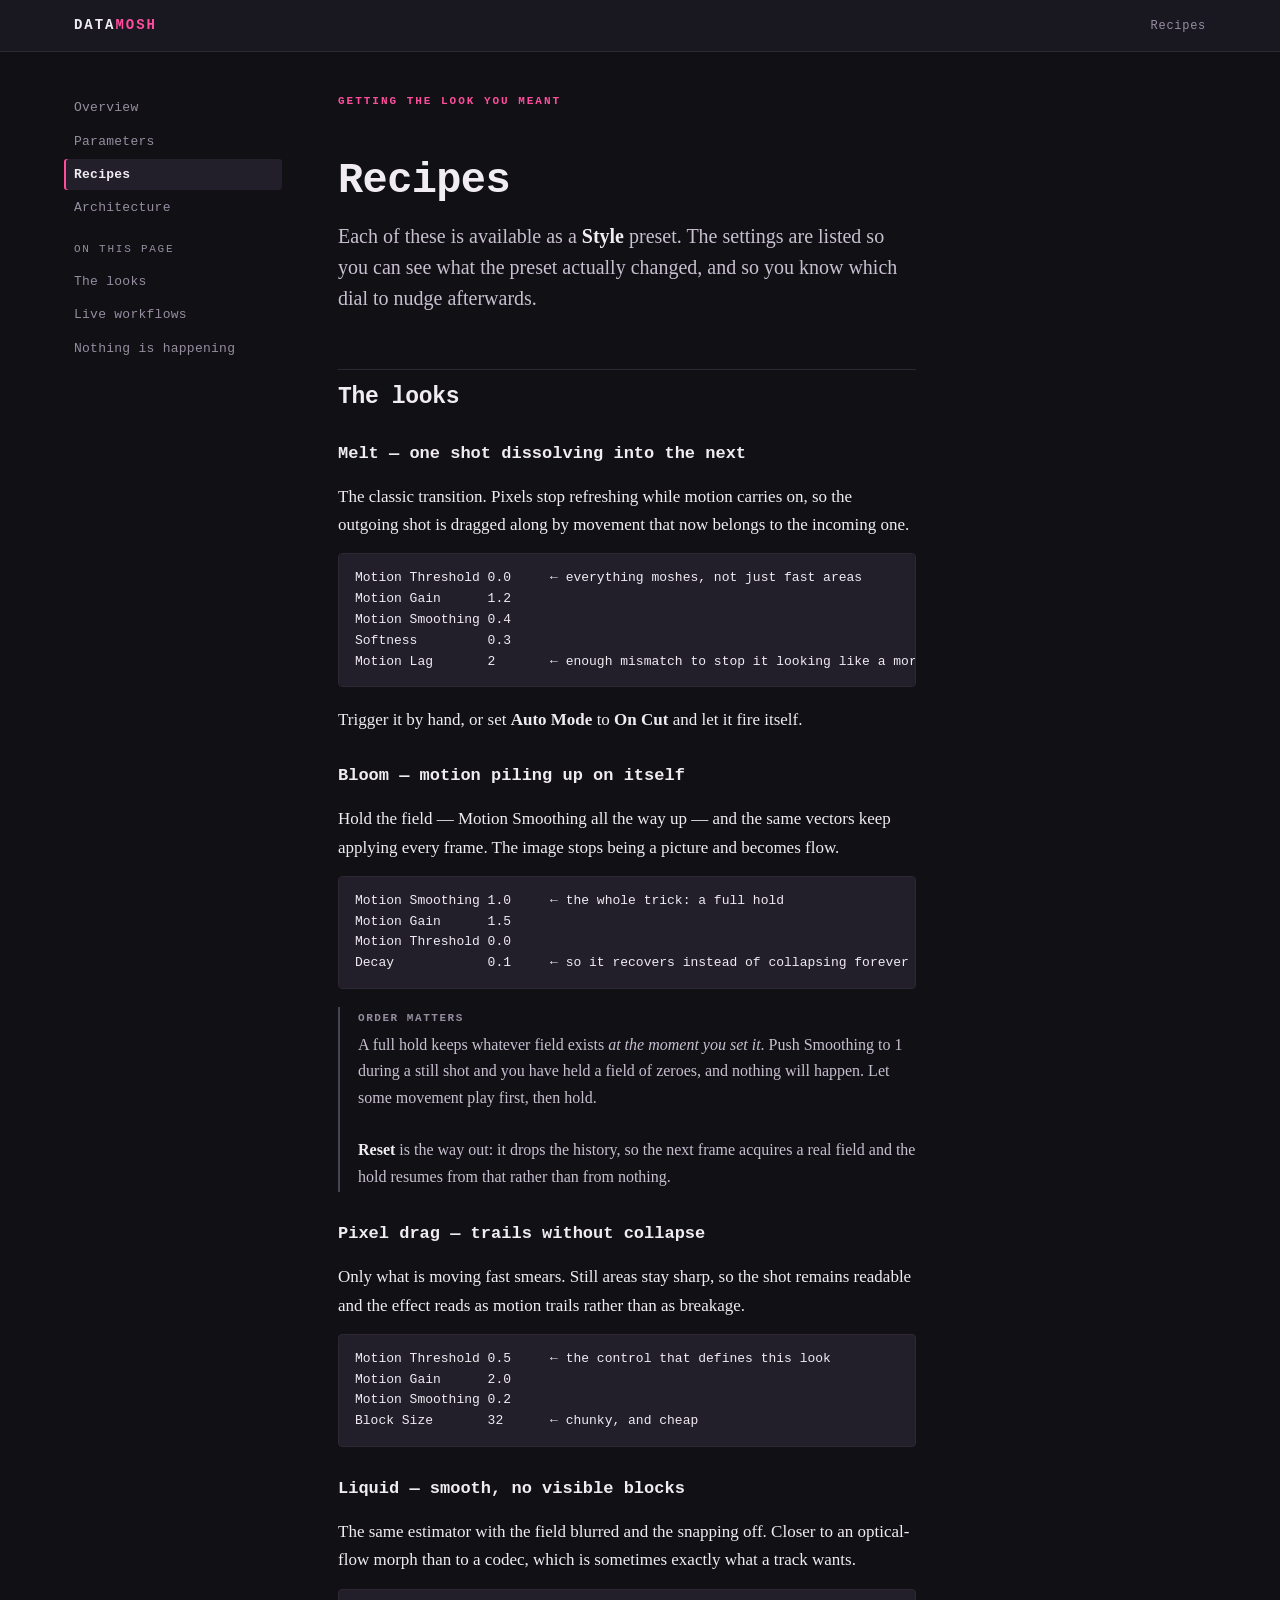
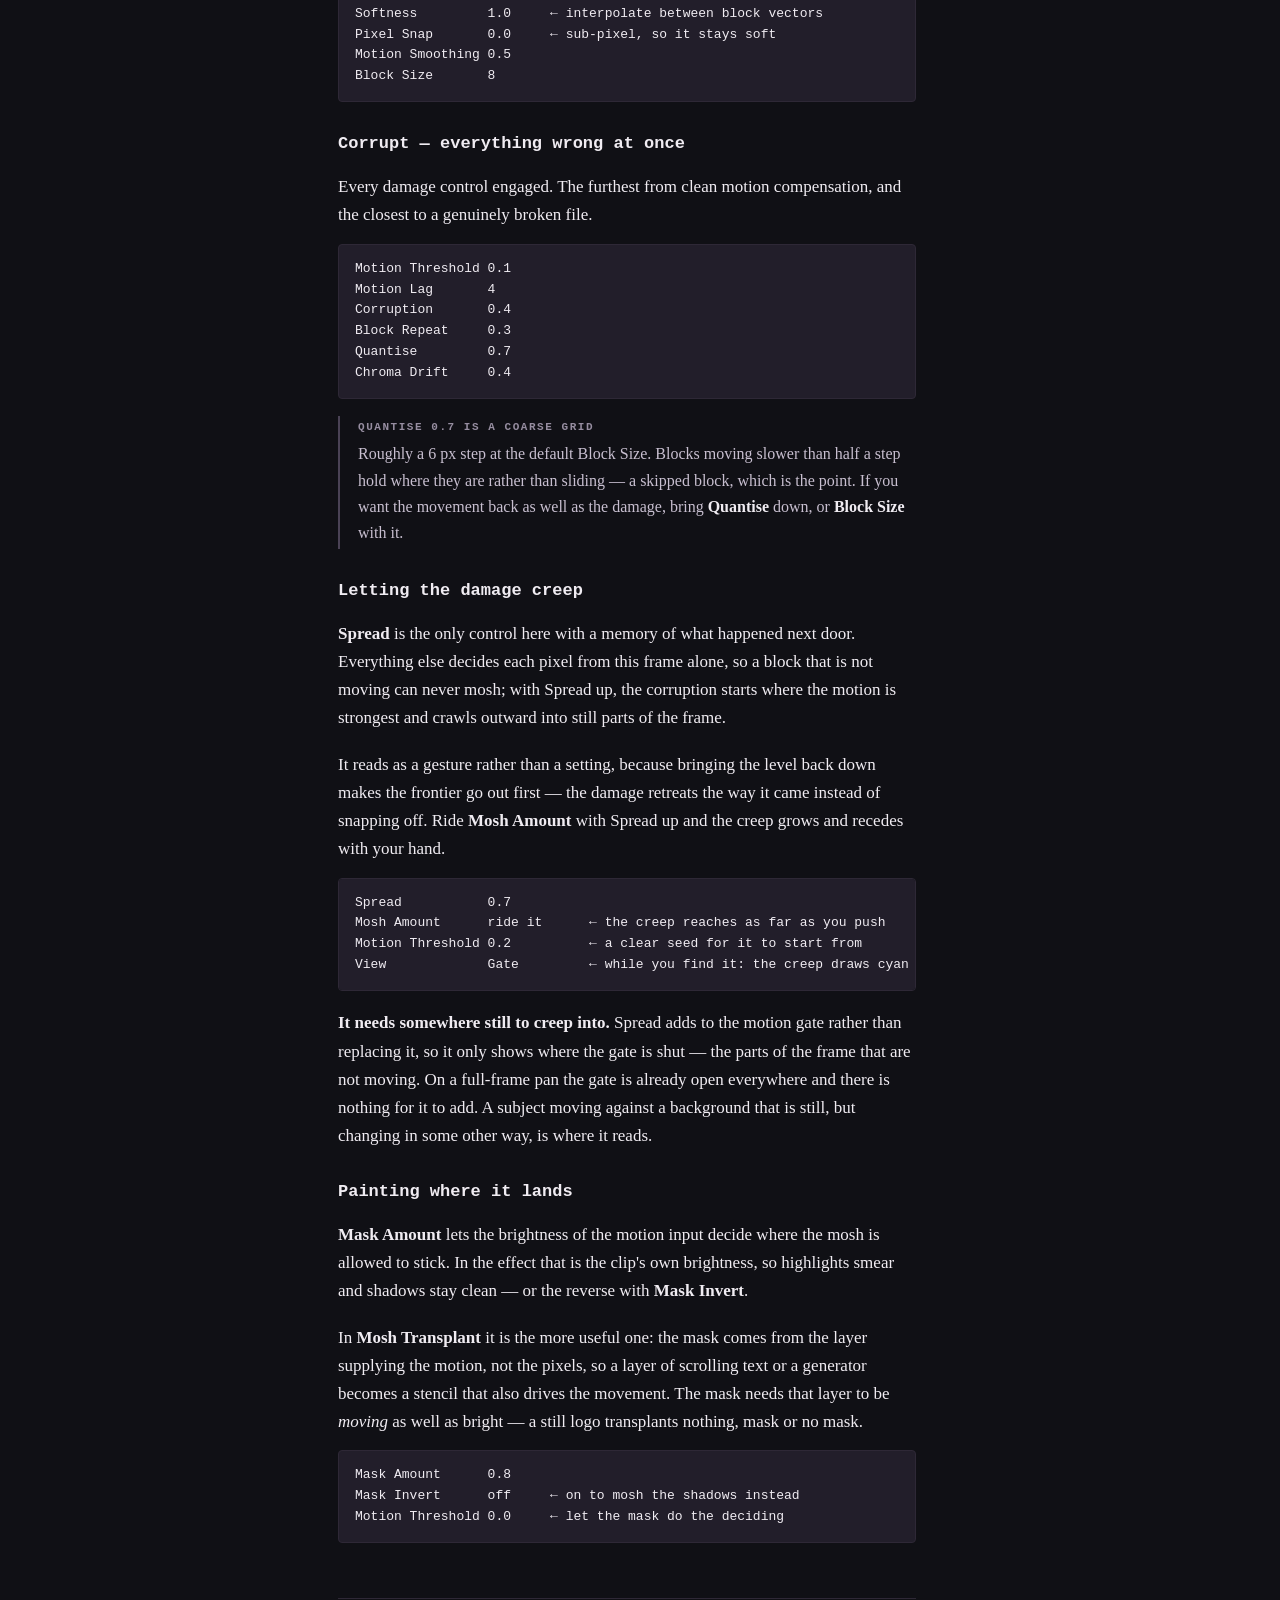
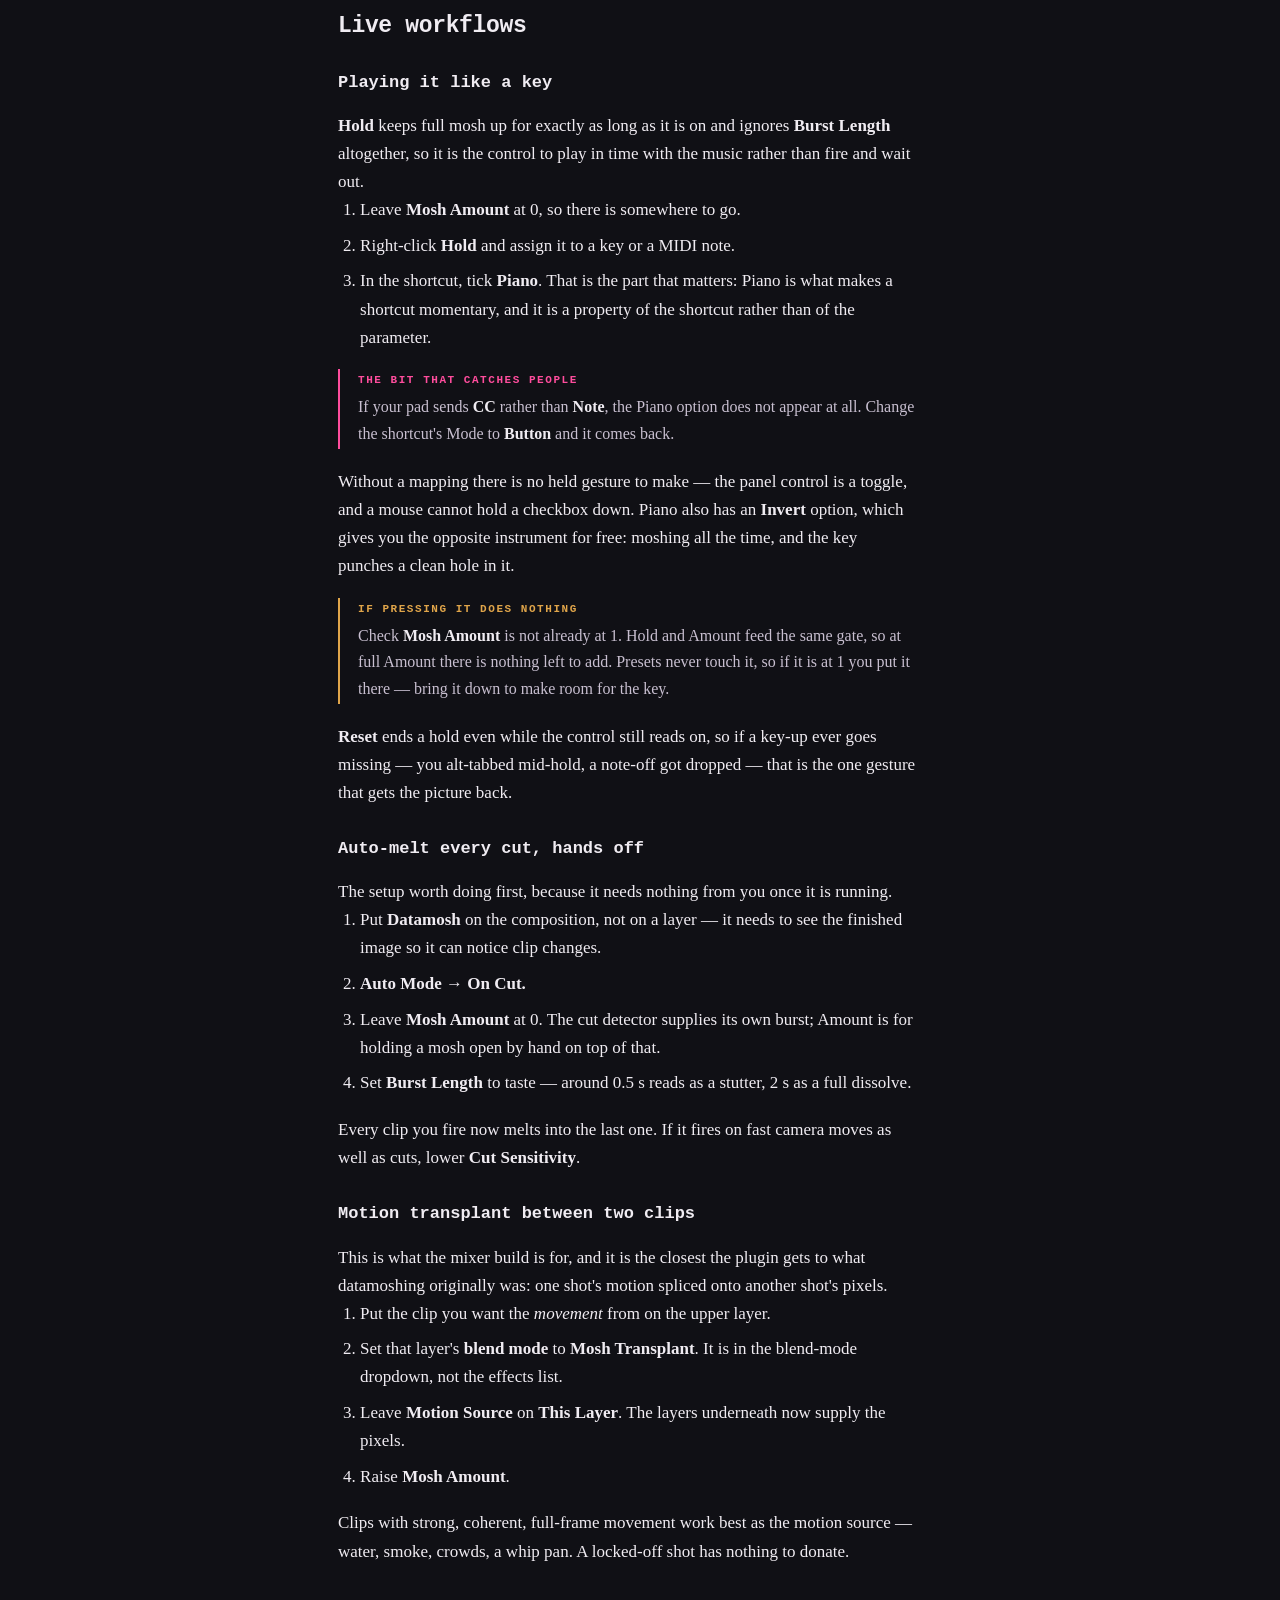
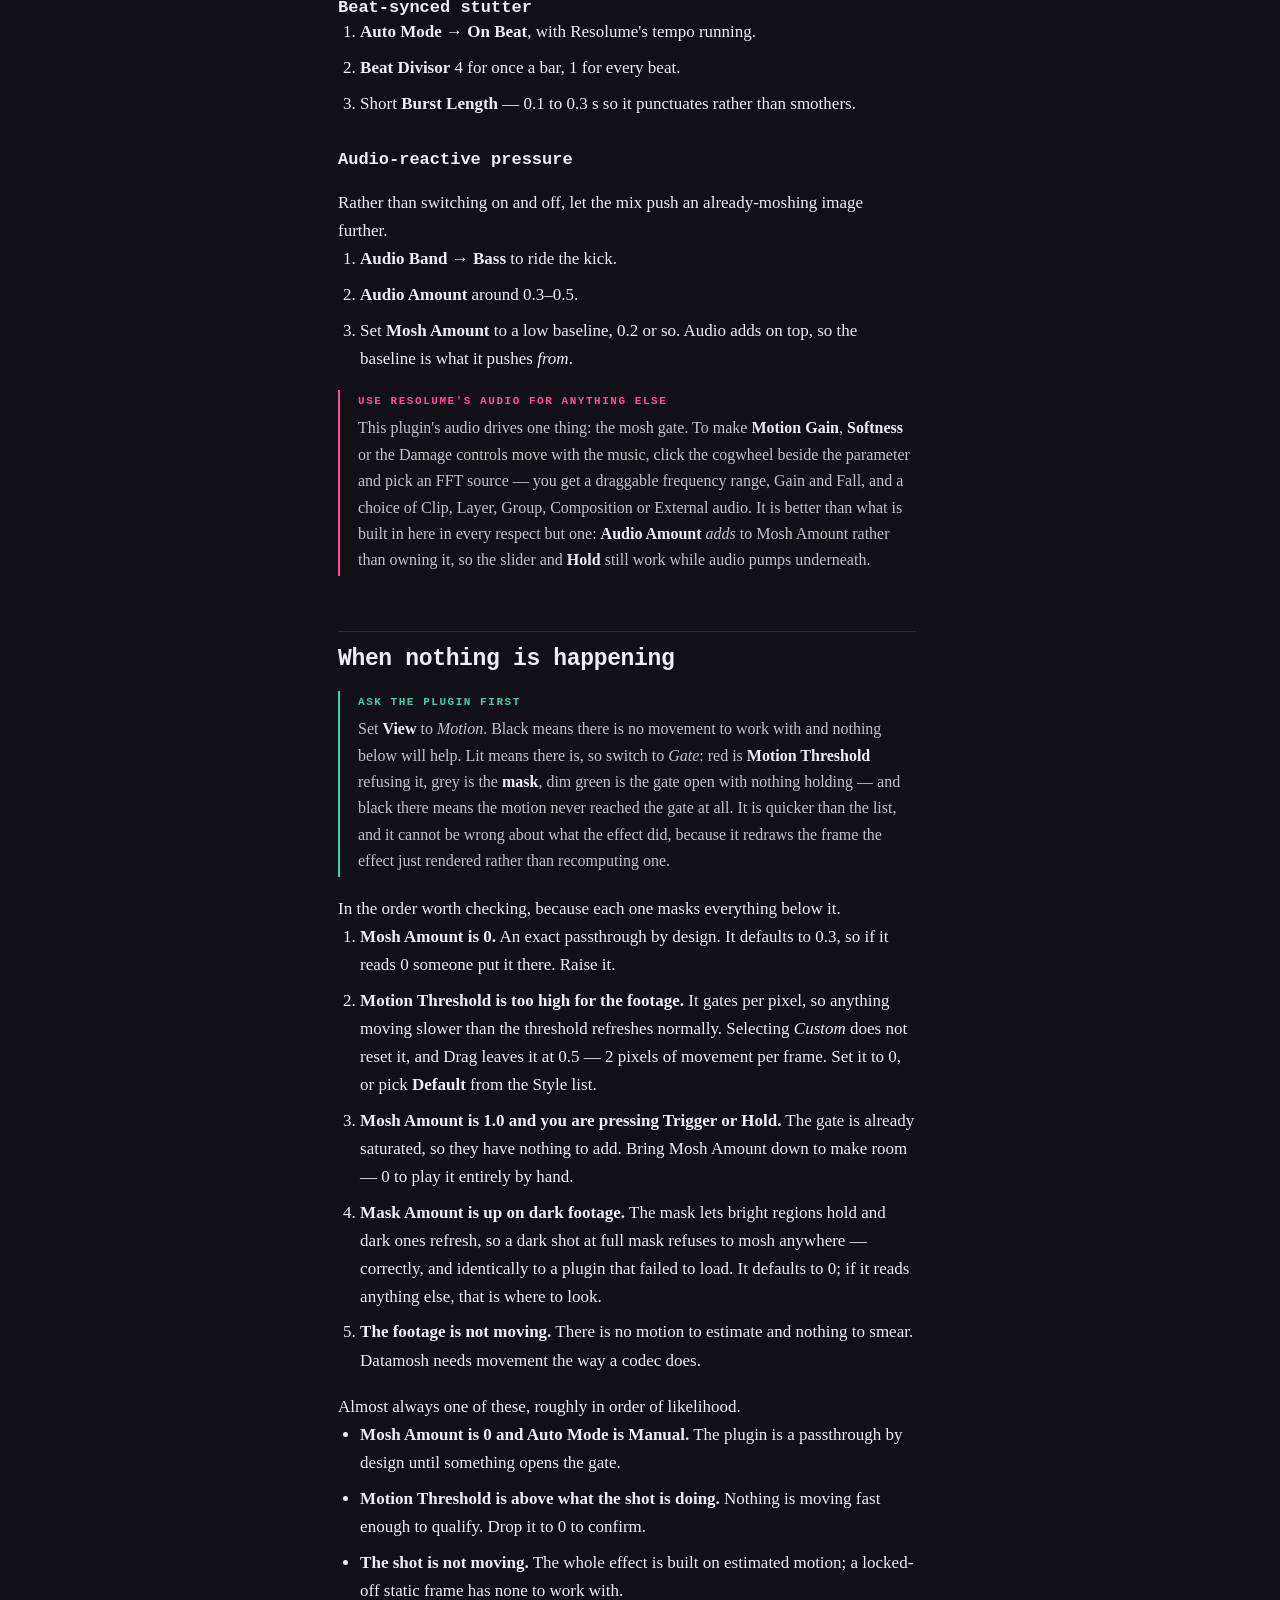
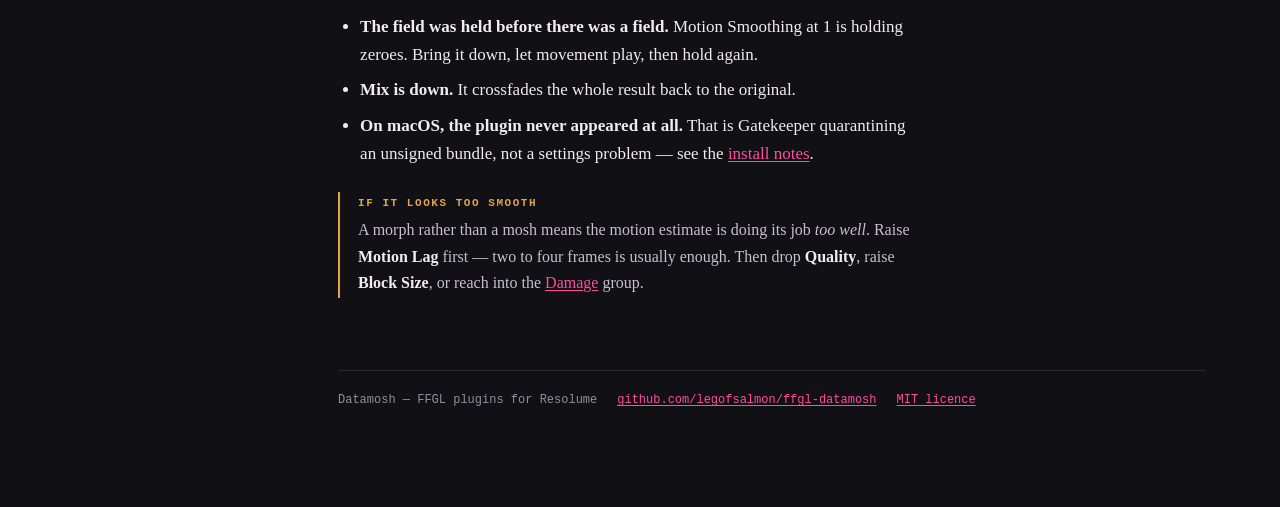
<file: site/recipes.html>
<!doctype html>
<html lang="en">
<head>
<meta charset="utf-8">
<meta name="viewport" content="width=device-width, initial-scale=1">
<!-- Matches --ground: the browser paints this behind the page and around it. -->
<meta name="theme-color" content="#101015">
<title>Datamosh Recipes</title>
<meta name="description" content="Settings that produce each datamosh look on purpose, and the live workflows worth setting up before a set.">
<link rel="icon" href="favicon.svg" type="image/svg+xml">

<!-- Absolute URLs below are the only place the site's own domain appears.
     Change SITE_URL here when the domain settles; see site/README.md. -->
<link rel="canonical" href="https://datamosh.letissier.ie/recipes.html">
<meta property="og:type" content="website">
<meta property="og:site_name" content="Datamosh for Resolume">
<meta property="og:title" content="Recipes — Datamosh">
<meta property="og:description" content="Settings that produce each datamosh look on purpose, and the live workflows worth setting up before a set.">
<meta property="og:url" content="https://datamosh.letissier.ie/recipes.html">
<meta property="og:image" content="https://datamosh.letissier.ie/og.png">
<meta property="og:image:width" content="1200">
<meta property="og:image:height" content="630">
<meta property="og:image:alt" content="A frame of diagonal bars and coloured shapes, intact above a line and torn into displaced macroblocks below it.">
<meta name="twitter:card" content="summary_large_image">

<link rel="stylesheet" href="style.css">
</head>
<body>

<a class="skip" href="#main">Skip to content</a>

<header class="masthead">
	<div class="masthead-inner">
		<a class="wordmark" href="index.html">DATA<span>MOSH</span></a>
		<span class="masthead-meta">Recipes</span>
	</div>
</header>

<div class="shell">

	<nav class="sidebar" aria-label="Documentation">
		<ul>
			<li><a href="index.html">Overview</a></li>
			<li><a href="parameters.html">Parameters</a></li>
			<li><a href="recipes.html" aria-current="page">Recipes</a></li>
			<li><a href="architecture.html">Architecture</a></li>
			<li class="nav-label">On this page</li>
			<li><a href="#looks">The looks</a></li>
			<li><a href="#workflows">Live workflows</a></li>
			<li><a href="#nothing">Nothing is happening</a></li>
		</ul>
	</nav>

	<main id="main">
		<div class="prose">

			<p class="eyebrow">Getting the look you meant</p>
			<h1>Recipes</h1>
			<p class="lede" style="margin-top:14px">
				Each of these is available as a <strong>Style</strong> preset. The settings
				are listed so you can see what the preset actually changed, and so you know
				which dial to nudge afterwards.
			</p>

			<h2 id="looks">The looks</h2>

			<h3>Melt &mdash; one shot dissolving into the next</h3>
			<p>
				The classic transition. Pixels stop refreshing while motion carries on, so
				the outgoing shot is dragged along by movement that now belongs to the
				incoming one.
			</p>
			<pre><code>Motion Threshold 0.0     &larr; everything moshes, not just fast areas
Motion Gain      1.2
Motion Smoothing 0.4
Softness         0.3
Motion Lag       2       &larr; enough mismatch to stop it looking like a morph</code></pre>
			<p>
				Trigger it by hand, or set <strong>Auto Mode</strong> to
				<strong>On&nbsp;Cut</strong> and let it fire itself.
			</p>

			<h3>Bloom &mdash; motion piling up on itself</h3>
			<p>
				Hold the field &mdash; Motion Smoothing all the way up &mdash; and the same
				vectors keep applying every frame. The image stops being a picture and
				becomes flow.
			</p>
			<pre><code>Motion Smoothing 1.0     &larr; the whole trick: a full hold
Motion Gain      1.5
Motion Threshold 0.0
Decay            0.1     &larr; so it recovers instead of collapsing forever</code></pre>
			<div class="note">
				<span class="note-label">Order matters</span>
				A full hold keeps whatever field exists <em>at the moment you set it</em>.
				Push Smoothing to 1 during a still shot and you have held a field of
				zeroes, and nothing will happen. Let some movement play first, then hold.
				<br><br>
				<strong>Reset</strong> is the way out: it drops the history, so the next
				frame acquires a real field and the hold resumes from that rather than
				from nothing.
			</div>

			<h3>Pixel drag &mdash; trails without collapse</h3>
			<p>
				Only what is moving fast smears. Still areas stay sharp, so the shot remains
				readable and the effect reads as motion trails rather than as breakage.
			</p>
			<pre><code>Motion Threshold 0.5     &larr; the control that defines this look
Motion Gain      2.0
Motion Smoothing 0.2
Block Size       32      &larr; chunky, and cheap</code></pre>

			<h3>Liquid &mdash; smooth, no visible blocks</h3>
			<p>
				The same estimator with the field blurred and the snapping off. Closer to an
				optical-flow morph than to a codec, which is sometimes exactly what a track
				wants.
			</p>
			<pre><code>Softness         1.0     &larr; interpolate between block vectors
Pixel Snap       0.0     &larr; sub-pixel, so it stays soft
Motion Smoothing 0.5
Block Size       8</code></pre>

			<h3>Corrupt &mdash; everything wrong at once</h3>
			<p>
				Every damage control engaged. The furthest from clean motion compensation,
				and the closest to a genuinely broken file.
			</p>
			<pre><code>Motion Threshold 0.1
Motion Lag       4
Corruption       0.4
Block Repeat     0.3
Quantise         0.7
Chroma Drift     0.4</code></pre>
			<div class="note">
				<span class="note-label">Quantise 0.7 is a coarse grid</span>
				Roughly a 6&nbsp;px step at the default Block Size. Blocks moving slower
				than half a step hold where they are rather than sliding &mdash; a skipped
				block, which is the point. If you want the movement back as well as the
				damage, bring <strong>Quantise</strong> down, or <strong>Block
				Size</strong> with it.
			</div>

			<h3>Letting the damage creep</h3>
			<p>
				<strong>Spread</strong> is the only control here with a memory of what
				happened next door. Everything else decides each pixel from this frame
				alone, so a block that is not moving can never mosh; with Spread up, the
				corruption starts where the motion is strongest and crawls outward into
				still parts of the frame.
			</p>
			<p>
				It reads as a gesture rather than a setting, because bringing the level
				back down makes the frontier go out first &mdash; the damage retreats the
				way it came instead of snapping off. Ride <strong>Mosh Amount</strong>
				with Spread up and the creep grows and recedes with your hand.
			</p>
			<pre><code>Spread           0.7
Mosh Amount      ride it      &larr; the creep reaches as far as you push
Motion Threshold 0.2          &larr; a clear seed for it to start from
View             Gate         &larr; while you find it: the creep draws cyan</code></pre>
			<p>
				<strong>It needs somewhere still to creep into.</strong> Spread adds to the
				motion gate rather than replacing it, so it only shows where the gate is
				shut &mdash; the parts of the frame that are not moving. On a full-frame
				pan the gate is already open everywhere and there is nothing for it to
				add. A subject moving against a background that is still, but changing in
				some other way, is where it reads.
			</p>

			<h3>Painting where it lands</h3>
			<p>
				<strong>Mask Amount</strong> lets the brightness of the motion input decide
				where the mosh is allowed to stick. In the effect that is the clip's own
				brightness, so highlights smear and shadows stay clean — or the reverse
				with <strong>Mask Invert</strong>.
			</p>
			<p>
				In <strong>Mosh Transplant</strong> it is the more useful one: the mask
				comes from the layer supplying the motion, not the pixels, so a layer of
				scrolling text or a generator becomes a stencil that also drives the
				movement. The mask needs that layer to be <em>moving</em> as well as
				bright — a still logo transplants nothing, mask or no mask.
			</p>
			<pre><code>Mask Amount      0.8
Mask Invert      off     &larr; on to mosh the shadows instead
Motion Threshold 0.0     &larr; let the mask do the deciding</code></pre>

			<h2 id="workflows">Live workflows</h2>

			<h3>Playing it like a key</h3>
			<p>
				<strong>Hold</strong> keeps full mosh up for exactly as long as it is on and
				ignores <strong>Burst Length</strong> altogether, so it is the control to
				play in time with the music rather than fire and wait out.
			</p>
			<ol class="prose-list">
				<li>Leave <strong>Mosh Amount</strong> at 0, so there is somewhere to go.</li>
				<li>Right-click <strong>Hold</strong> and assign it to a key or a MIDI note.</li>
				<li>In the shortcut, tick <strong>Piano</strong>. That is the part that
					matters: Piano is what makes a shortcut momentary, and it is a property
					of the shortcut rather than of the parameter.</li>
			</ol>
			<div class="note accent">
				<span class="note-label">The bit that catches people</span>
				If your pad sends <strong>CC</strong> rather than <strong>Note</strong>, the
				Piano option does not appear at all. Change the shortcut's Mode to
				<strong>Button</strong> and it comes back.
			</div>
			<p>
				Without a mapping there is no held gesture to make &mdash; the panel control
				is a toggle, and a mouse cannot hold a checkbox down. Piano also has an
				<strong>Invert</strong> option, which gives you the opposite instrument for
				free: moshing all the time, and the key punches a clean hole in it.
			</p>
			<div class="note warn">
				<span class="note-label">If pressing it does nothing</span>
				Check <strong>Mosh Amount</strong> is not already at 1. Hold and Amount feed
				the same gate, so at full Amount there is nothing left to add. Presets never
				touch it, so if it is at 1 you put it there &mdash; bring it down to make
				room for the key.
			</div>
			<p>
				<strong>Reset</strong> ends a hold even while the control still reads on, so
				if a key-up ever goes missing &mdash; you alt-tabbed mid-hold, a note-off got
				dropped &mdash; that is the one gesture that gets the picture back.
			</p>

			<h3>Auto-melt every cut, hands off</h3>
			<p>
				The setup worth doing first, because it needs nothing from you once it is
				running.
			</p>
			<ol class="prose-list">
				<li>Put <strong>Datamosh</strong> on the composition, not on a layer &mdash;
					it needs to see the finished image so it can notice clip changes.</li>
				<li><strong>Auto Mode &rarr; On Cut.</strong></li>
				<li>Leave <strong>Mosh Amount</strong> at 0. The cut detector supplies its
					own burst; Amount is for holding a mosh open by hand on top of that.</li>
				<li>Set <strong>Burst Length</strong> to taste &mdash; around 0.5&nbsp;s
					reads as a stutter, 2&nbsp;s as a full dissolve.</li>
			</ol>
			<p>
				Every clip you fire now melts into the last one. If it fires on fast camera
				moves as well as cuts, lower <strong>Cut Sensitivity</strong>.
			</p>

			<h3>Motion transplant between two clips</h3>
			<p>
				This is what the mixer build is for, and it is the closest the plugin gets
				to what datamoshing originally was: one shot's motion spliced onto another
				shot's pixels.
			</p>
			<ol class="prose-list">
				<li>Put the clip you want the <em>movement</em> from on the upper layer.</li>
				<li>Set that layer's <strong>blend mode</strong> to <strong>Mosh
					Transplant</strong>. It is in the blend-mode dropdown, not the effects
					list.</li>
				<li>Leave <strong>Motion Source</strong> on <strong>This Layer</strong>. The
					layers underneath now supply the pixels.</li>
				<li>Raise <strong>Mosh Amount</strong>.</li>
			</ol>
			<p>
				Clips with strong, coherent, full-frame movement work best as the motion
				source &mdash; water, smoke, crowds, a whip pan. A locked-off shot has
				nothing to donate.
			</p>

			<h3>Beat-synced stutter</h3>
			<ol class="prose-list">
				<li><strong>Auto Mode &rarr; On Beat</strong>, with Resolume's tempo
					running.</li>
				<li><strong>Beat Divisor</strong> 4 for once a bar, 1 for every beat.</li>
				<li>Short <strong>Burst Length</strong> &mdash; 0.1&nbsp;to&nbsp;0.3&nbsp;s
					so it punctuates rather than smothers.</li>
			</ol>

			<h3>Audio-reactive pressure</h3>
			<p>
				Rather than switching on and off, let the mix push an already-moshing image
				further.
			</p>
			<ol class="prose-list">
				<li><strong>Audio Band &rarr; Bass</strong> to ride the kick.</li>
				<li><strong>Audio Amount</strong> around 0.3&ndash;0.5.</li>
				<li>Set <strong>Mosh Amount</strong> to a low baseline, 0.2 or so. Audio adds
					on top, so the baseline is what it pushes <em>from</em>.</li>
			</ol>
			<div class="note accent">
				<span class="note-label">Use Resolume's audio for anything else</span>
				This plugin's audio drives one thing: the mosh gate. To make
				<strong>Motion Gain</strong>, <strong>Softness</strong> or the Damage
				controls move with the music, click the cogwheel beside the parameter and
				pick an FFT source &mdash; you get a draggable frequency range, Gain and
				Fall, and a choice of Clip, Layer, Group, Composition or External audio.
				It is better than what is built in here in every respect but one:
				<strong>Audio Amount</strong> <em>adds</em> to Mosh Amount rather than
				owning it, so the slider and <strong>Hold</strong> still work while audio
				pumps underneath.
			</div>

			<h2 id="nothing">When nothing is happening</h2>

			<div class="note good">
				<span class="note-label">Ask the plugin first</span>
				Set <strong>View</strong> to <em>Motion</em>. Black means there is no
				movement to work with and nothing below will help. Lit means there is, so
				switch to <em>Gate</em>: red is <strong>Motion Threshold</strong> refusing
				it, grey is the <strong>mask</strong>, dim green is the gate open with
				nothing holding &mdash; and black there means the motion never reached the
				gate at all. It is quicker than the list, and it cannot be wrong about
				what the effect did, because it redraws the frame the effect just
				rendered rather than recomputing one.
			</div>

			<p>
				In the order worth checking, because each one masks everything below it.
			</p>
			<ol class="prose-list">
				<li><strong>Mosh Amount is 0.</strong> An exact passthrough by design. It
					defaults to 0.3, so if it reads 0 someone put it there. Raise it.</li>
				<li><strong>Motion Threshold is too high for the footage.</strong> It gates
					per pixel, so anything moving slower than the threshold refreshes
					normally. Selecting <em>Custom</em> does not reset it, and Drag leaves
					it at 0.5 — 2&nbsp;pixels of movement per frame. Set it to 0, or pick
					<strong>Default</strong> from the Style list.</li>
				<li><strong>Mosh Amount is 1.0 and you are pressing Trigger or Hold.</strong>
					The gate is already saturated, so they have nothing to add. Bring Mosh
					Amount down to make room — 0 to play it entirely by hand.</li>
				<li><strong>Mask Amount is up on dark footage.</strong> The mask lets
					bright regions hold and dark ones refresh, so a dark shot at full mask
					refuses to mosh anywhere — correctly, and identically to a plugin that
					failed to load. It defaults to 0; if it reads anything else, that is
					where to look.</li>
				<li><strong>The footage is not moving.</strong> There is no motion to
					estimate and nothing to smear. Datamosh needs movement the way a codec
					does.</li>
			</ol>


			<p>Almost always one of these, roughly in order of likelihood.</p>

			<ul class="prose-list">
				<li>
					<strong>Mosh Amount is 0 and Auto Mode is Manual.</strong> The plugin is
					a passthrough by design until something opens the gate.
				</li>
				<li>
					<strong>Motion Threshold is above what the shot is doing.</strong> Nothing
					is moving fast enough to qualify. Drop it to 0 to confirm.
				</li>
				<li>
					<strong>The shot is not moving.</strong> The whole effect is built on
					estimated motion; a locked-off static frame has none to work with.
				</li>
				<li>
					<strong>The field was held before there was a field.</strong> Motion
					Smoothing at 1 is holding zeroes. Bring it down, let movement play, then
					hold again.
				</li>
				<li>
					<strong>Mix is down.</strong> It crossfades the whole result back to the
					original.
				</li>
				<li>
					<strong>On macOS, the plugin never appeared at all.</strong> That is
					Gatekeeper quarantining an unsigned bundle, not a settings problem
					&mdash; see the <a href="index.html#main">install notes</a>.
				</li>
			</ul>

			<div class="note warn" style="margin-top:24px">
				<span class="note-label">If it looks too smooth</span>
				A morph rather than a mosh means the motion estimate is doing its job
				<em>too well</em>. Raise <strong>Motion Lag</strong> first &mdash; two to
				four frames is usually enough. Then drop <strong>Quality</strong>, raise
				<strong>Block Size</strong>, or reach into the
				<a href="parameters.html#damage">Damage</a> group.
			</div>

		</div>

		<footer class="page-footer">
			<span>Datamosh &mdash; FFGL plugins for Resolume</span>
			<a href="https://github.com/legofsalmon/ffgl-datamosh">github.com/legofsalmon/ffgl-datamosh</a>
			<a href="https://github.com/legofsalmon/ffgl-datamosh/blob/main/LICENSE">MIT licence</a>
		</footer>

	</main>
</div>

</body>
</html>
</file>
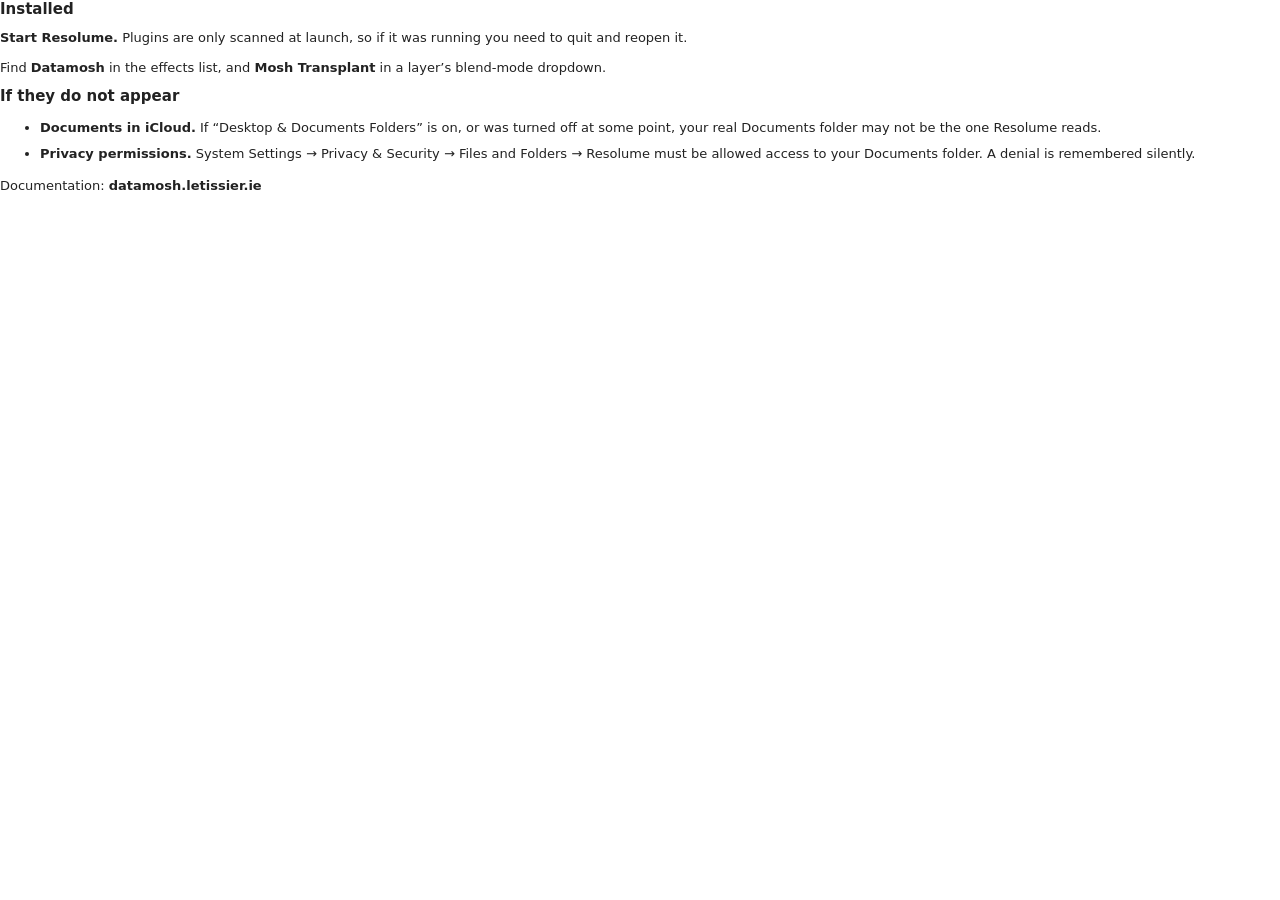
<file: packaging/macos/resources/conclusion.html>
<!doctype html><html><head><meta charset="utf-8">
<style>body{font:13px -apple-system,system-ui;margin:0;color:#222}h2{font-size:15px;margin:0 0 10px}
p{margin:0 0 10px;line-height:1.5}code{background:#f0f0f0;padding:1px 4px;border-radius:3px}
li{line-height:1.5;margin-bottom:6px}</style></head><body>
<h2>Installed</h2>
<p><b>Start Resolume.</b> Plugins are only scanned at launch, so if it was
running you need to quit and reopen it.</p>
<p>Find <b>Datamosh</b> in the effects list, and <b>Mosh Transplant</b> in a
layer&rsquo;s blend-mode dropdown.</p>
<h2>If they do not appear</h2>
<ul>
  <li><b>Documents in iCloud.</b> If &ldquo;Desktop &amp; Documents Folders&rdquo;
      is on, or was turned off at some point, your real Documents folder may not
      be the one Resolume reads.</li>
  <li><b>Privacy permissions.</b> System Settings &rarr; Privacy &amp; Security
      &rarr; Files and Folders &rarr; Resolume must be allowed access to your
      Documents folder. A denial is remembered silently.</li>
</ul>
<p>Documentation: <b>datamosh.letissier.ie</b></p>
</body></html>
</file>
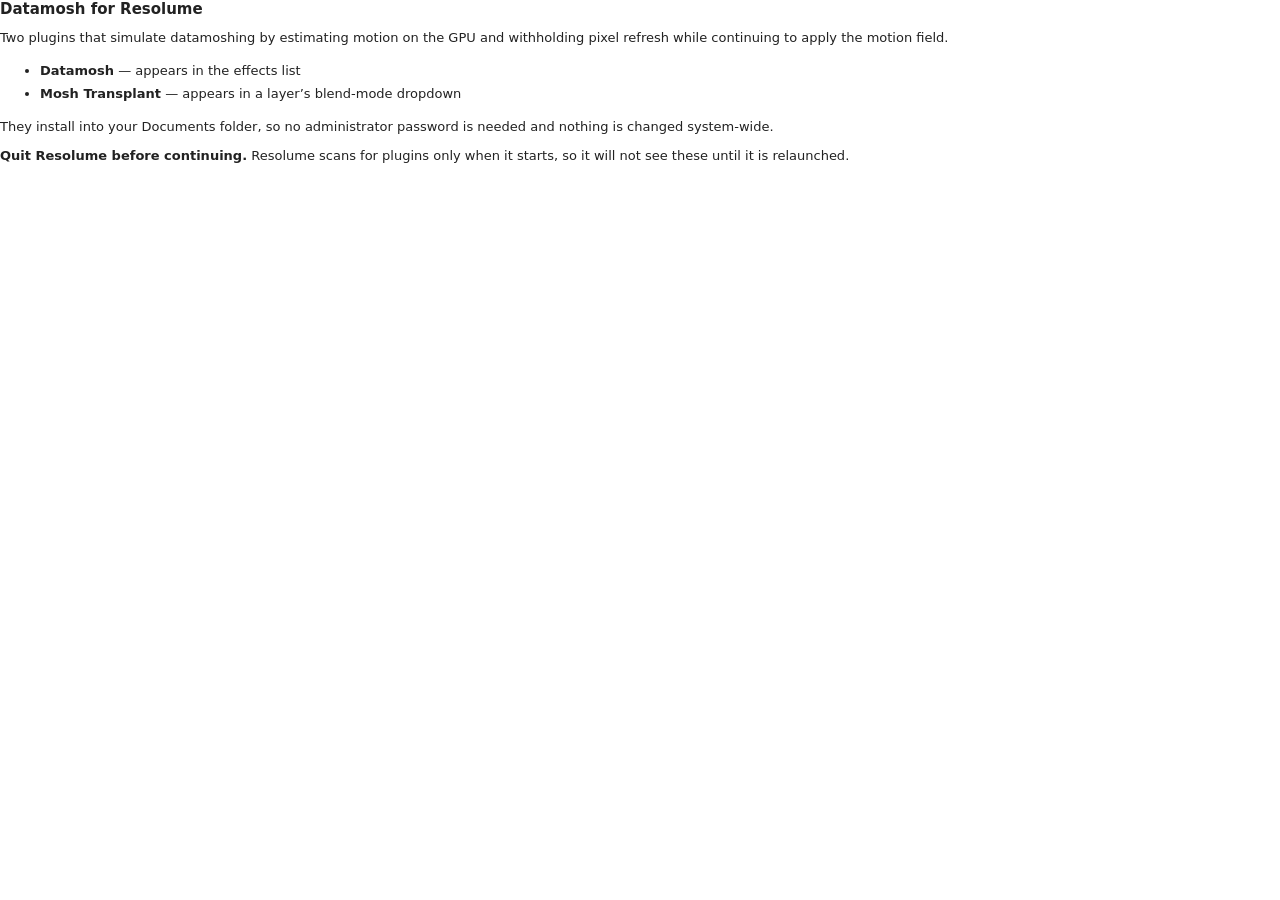
<file: packaging/macos/resources/welcome.html>
<!doctype html><html><head><meta charset="utf-8">
<style>body{font:13px -apple-system,system-ui;margin:0;color:#222}h2{font-size:15px;margin:0 0 10px}
p{margin:0 0 10px;line-height:1.5}li{line-height:1.5;margin-bottom:4px}</style></head><body>
<h2>Datamosh for Resolume</h2>
<p>Two plugins that simulate datamoshing by estimating motion on the GPU and
withholding pixel refresh while continuing to apply the motion field.</p>
<ul>
  <li><b>Datamosh</b> &mdash; appears in the effects list</li>
  <li><b>Mosh Transplant</b> &mdash; appears in a layer&rsquo;s blend-mode dropdown</li>
</ul>
<p>They install into your Documents folder, so no administrator password is
needed and nothing is changed system-wide.</p>
<p><b>Quit Resolume before continuing.</b> Resolume scans for plugins only when
it starts, so it will not see these until it is relaunched.</p>
</body></html>
</file>
<file: docs/style.css>
/* Datamosh documentation.
 *
 * Set like a codec reference manual rather than a product page: monospace for
 * structure and data, a serif for prose, and one accent taken from the magenta
 * fringe a chroma plane leaves when it disagrees with luma. Nothing is loaded
 * from a CDN — the same file has to survive a strict content policy.
 */

/* Light is the base palette. Every colour is declared here and only
 * redefined by theme, so no component depends on a rule inside a media block. */
:root {
	--ground:        #f4f2f4;
	--surface:       #ffffff;
	--surface-sunk:  #ece8ed;
	--ink:           #17141a;
	--ink-soft:      #453e4b;
	--muted:         #6d6573;
	--rule:          #ddd6df;
	--rule-strong:   #c3b9c7;

	/* Chroma fringe: the magenta half. */
	--accent:        #c4006a;
	--accent-ink:    #ffffff;
	--accent-wash:   #fbe9f2;
	/* The green half, kept for things that are verified or correct. */
	--good:          #16785c;
	--good-wash:     #e3f3ee;
	--warn:          #8a5300;
	--warn-wash:     #fbeedb;

	--shadow: 0 1px 2px rgb(23 20 26 / 6%), 0 8px 24px rgb(23 20 26 / 6%);

	--mono: ui-monospace, "SF Mono", SFMono-Regular, "Cascadia Mono",
	        "Roboto Mono", Menlo, Consolas, monospace;
	--serif: Charter, "Bitstream Charter", "Iowan Old Style", "Palatino Linotype",
	         Palatino, Georgia, serif;

	--measure: 68ch;
}

@media (prefers-color-scheme: dark) {
	:root:not([data-theme="light"]) {
		--ground:       #121016;
		--surface:      #1a171e;
		--surface-sunk: #211d26;
		--ink:          #ece7ef;
		--ink-soft:     #c5bccb;
		--muted:        #948b9c;
		--rule:         #2e2836;
		--rule-strong:  #453d4f;

		--accent:       #ff4d9d;
		--accent-ink:   #1a0210;
		--accent-wash:  #2c1220;
		--good:         #3fd2a4;
		--good-wash:    #10281f;
		--warn:         #e0a54a;
		--warn-wash:    #2c2110;

		--shadow: 0 1px 2px rgb(0 0 0 / 40%), 0 8px 24px rgb(0 0 0 / 32%);
	}
}

:root[data-theme="dark"] {
	--ground:       #121016;
	--surface:      #1a171e;
	--surface-sunk: #211d26;
	--ink:          #ece7ef;
	--ink-soft:     #c5bccb;
	--muted:        #948b9c;
	--rule:         #2e2836;
	--rule-strong:  #453d4f;

	--accent:       #ff4d9d;
	--accent-ink:   #1a0210;
	--accent-wash:  #2c1220;
	--good:         #3fd2a4;
	--good-wash:    #10281f;
	--warn:         #e0a54a;
	--warn-wash:    #2c2110;

	--shadow: 0 1px 2px rgb(0 0 0 / 40%), 0 8px 24px rgb(0 0 0 / 32%);
}

*, *::before, *::after { box-sizing: border-box; }

html { -webkit-text-size-adjust: 100%; }

body {
	margin: 0;
	/* Explicit, because the host paints its own ground behind the page. */
	background: var(--ground);
	color: var(--ink);
	font-family: var(--serif);
	font-size: 17px;
	line-height: 1.65;
}

/* ---------------------------------------------------------------- layout -- */

.shell {
	display: grid;
	grid-template-columns: minmax(0, 1fr);
	gap: 0;
	max-width: 1180px;
	margin: 0 auto;
	padding: 0 24px;
}

@media (min-width: 940px) {
	.shell {
		grid-template-columns: 208px minmax(0, 1fr);
		gap: 56px;
		align-items: start;
	}
}

main {
	min-width: 0;
	padding: 40px 0 96px;
}

.prose { max-width: var(--measure); }

/* Reference tables carry four columns of detail and do not fit the prose
 * measure. On table-heavy pages the container opens to the full content column
 * while the running text keeps its own measure — otherwise every table has to
 * be scrolled sideways to read the column that matters. */
.prose.wide { max-width: none; }
.prose.wide > p,
.prose.wide > .lede,
.prose.wide > ul,
.prose.wide > ol,
.prose.wide > pre,
.prose.wide > .note { max-width: var(--measure); }

.prose > * + * { margin-block-start: 1.1em; }
.prose > h2 { margin-block-start: 2.4em; }
.prose > h3 { margin-block-start: 1.9em; }

/* -------------------------------------------------------------- masthead -- */

.masthead {
	border-bottom: 1px solid var(--rule);
	background: var(--surface);
}

.masthead-inner {
	max-width: 1180px;
	margin: 0 auto;
	padding: 14px 24px;
	display: flex;
	flex-wrap: wrap;
	align-items: baseline;
	gap: 8px 20px;
}

.wordmark {
	font-family: var(--mono);
	font-size: 14px;
	font-weight: 700;
	letter-spacing: 0.14em;
	text-transform: uppercase;
	color: var(--ink);
	text-decoration: none;
}

.wordmark span { color: var(--accent); }

.masthead-meta {
	font-family: var(--mono);
	font-size: 12px;
	letter-spacing: 0.06em;
	color: var(--muted);
	margin-left: auto;
}

/* ------------------------------------------------------------------- nav -- */

.sidebar {
	position: sticky;
	top: 0;
	padding: 40px 0 0;
	font-family: var(--mono);
	font-size: 13px;
}

@media (max-width: 939px) {
	.sidebar {
		position: static;
		padding: 24px 0 0;
		border-bottom: 1px solid var(--rule);
		padding-bottom: 20px;
	}
	.sidebar ul { display: flex; flex-wrap: wrap; gap: 4px 18px; }
}

.sidebar ul { list-style: none; margin: 0; padding: 0; display: grid; gap: 2px; }

.sidebar a {
	display: block;
	padding: 5px 10px;
	margin-left: -10px;
	color: var(--muted);
	text-decoration: none;
	border-radius: 3px;
	letter-spacing: 0.02em;
}

.sidebar a:hover { color: var(--ink); background: var(--surface-sunk); }

.sidebar a[aria-current="page"] {
	color: var(--ink);
	font-weight: 700;
	/* A left mark rather than a fill: it reads as a caret in a listing. */
	box-shadow: inset 2px 0 0 var(--accent);
	background: var(--surface-sunk);
}

.sidebar .nav-label {
	font-size: 11px;
	letter-spacing: 0.16em;
	text-transform: uppercase;
	color: var(--rule-strong);
	padding: 14px 0 6px;
}

/* -------------------------------------------------------------- headings -- */

h1, h2, h3, h4 {
	font-family: var(--mono);
	font-weight: 700;
	line-height: 1.2;
	letter-spacing: -0.015em;
	text-wrap: balance;
	margin: 0;
	color: var(--ink);
}

h1 { font-size: clamp(30px, 5vw, 42px); }
h2 { font-size: 23px; }
h3 { font-size: 17px; letter-spacing: 0; }

h2 {
	padding-top: 14px;
	border-top: 1px solid var(--rule);
}

.eyebrow {
	font-family: var(--mono);
	font-size: 11px;
	font-weight: 700;
	letter-spacing: 0.18em;
	text-transform: uppercase;
	color: var(--accent);
	margin: 0 0 10px;
}

.lede {
	font-size: 20px;
	line-height: 1.55;
	color: var(--ink-soft);
}

/* ----------------------------------------------------------------- text -- */

p { margin: 0; }

a { color: var(--accent); text-underline-offset: 2px; }
a:hover { text-decoration-thickness: 2px; }

strong { font-weight: 700; color: var(--ink); }

code {
	font-family: var(--mono);
	font-size: 0.87em;
	background: var(--surface-sunk);
	padding: 1px 5px;
	border-radius: 3px;
}

pre {
	font-family: var(--mono);
	font-size: 13px;
	line-height: 1.6;
	background: var(--surface-sunk);
	border: 1px solid var(--rule);
	border-radius: 4px;
	padding: 14px 16px;
	overflow-x: auto;
	margin: 0;
}

pre code { background: none; padding: 0; font-size: inherit; }

ul.prose-list, ol.prose-list { margin: 0; padding-left: 1.3em; }
ul.prose-list > li + li, ol.prose-list > li + li { margin-top: 0.45em; }

hr { border: 0; border-top: 1px solid var(--rule); margin: 2.5em 0; }

/* ---------------------------------------------------------------- tables -- */

.table-wrap { overflow-x: auto; }

table {
	border-collapse: collapse;
	width: 100%;
	font-family: var(--mono);
	font-size: 13px;
	font-variant-numeric: tabular-nums;
}

th {
	text-align: left;
	font-weight: 700;
	font-size: 11px;
	letter-spacing: 0.1em;
	text-transform: uppercase;
	color: var(--muted);
	padding: 0 14px 8px 0;
	border-bottom: 1px solid var(--rule-strong);
	white-space: nowrap;
}

td {
	padding: 11px 14px 11px 0;
	border-bottom: 1px solid var(--rule);
	vertical-align: top;
	color: var(--ink-soft);
}

td:first-child { color: var(--ink); font-weight: 700; white-space: nowrap; }
td.desc { font-family: var(--serif); font-size: 15px; line-height: 1.55; min-width: 22em; }

/* ----------------------------------------------------------------- notes -- */

.note {
	border-left: 2px solid var(--rule-strong);
	padding: 2px 0 2px 18px;
	color: var(--ink-soft);
	font-size: 16px;
}

.note.accent { border-left-color: var(--accent); }
.note.good   { border-left-color: var(--good); }
.note.warn   { border-left-color: var(--warn); }

.note-label {
	display: block;
	font-family: var(--mono);
	font-size: 11px;
	font-weight: 700;
	letter-spacing: 0.14em;
	text-transform: uppercase;
	margin-bottom: 5px;
	color: var(--muted);
}

.note.accent .note-label { color: var(--accent); }
.note.good   .note-label { color: var(--good); }
.note.warn   .note-label { color: var(--warn); }

/* ------------------------------------------------------------------ hero -- */

.hero { padding: 56px 0 8px; }

.hero-canvas-wrap {
	margin: 32px 0 0;
	border: 1px solid var(--rule);
	border-radius: 4px;
	overflow: hidden;
	background: var(--surface-sunk);
	position: relative;
	line-height: 0;
}

.hero-canvas-wrap canvas { width: 100%; height: auto; display: block; }

.hero-caption {
	font-family: var(--mono);
	font-size: 11.5px;
	letter-spacing: 0.04em;
	color: var(--muted);
	padding: 9px 12px;
	border-top: 1px solid var(--rule);
	background: var(--surface);
	line-height: 1.5;
}

/* --------------------------------------------------------------- buttons -- */

.actions { display: flex; flex-wrap: wrap; gap: 10px; margin-top: 26px; }

.btn {
	font-family: var(--mono);
	font-size: 13px;
	font-weight: 700;
	letter-spacing: 0.04em;
	text-decoration: none;
	padding: 10px 18px;
	border-radius: 3px;
	border: 1px solid var(--rule-strong);
	color: var(--ink);
	background: var(--surface);
}

.btn:hover { border-color: var(--ink); }

.btn.primary {
	background: var(--accent);
	border-color: var(--accent);
	color: var(--accent-ink);
}

.btn.primary:hover { filter: brightness(1.08); }

/* ----------------------------------------------------------------- cards -- */

.looks { display: grid; gap: 1px; background: var(--rule); border: 1px solid var(--rule); border-radius: 4px; overflow: hidden; }

@media (min-width: 700px) { .looks { grid-template-columns: repeat(3, 1fr); } }

.look { background: var(--surface); padding: 20px; }

.look h3 { margin: 0 0 8px; }
.look p { font-size: 15px; color: var(--ink-soft); }

.look .how {
	display: block;
	margin-top: 12px;
	font-family: var(--mono);
	font-size: 11.5px;
	color: var(--muted);
	letter-spacing: 0.02em;
}

/* ---------------------------------------------------------------- footer -- */

.page-footer {
	border-top: 1px solid var(--rule);
	margin-top: 72px;
	padding-top: 20px;
	font-family: var(--mono);
	font-size: 12px;
	color: var(--muted);
	display: flex;
	flex-wrap: wrap;
	gap: 6px 20px;
}

/* --------------------------------------------------------------- a11y --- */

:focus-visible {
	outline: 2px solid var(--accent);
	outline-offset: 2px;
	border-radius: 2px;
}

.skip {
	position: absolute;
	left: -9999px;
	font-family: var(--mono);
	font-size: 13px;
}
.skip:focus {
	left: 12px; top: 12px;
	background: var(--surface);
	padding: 10px 14px;
	border: 1px solid var(--accent);
	border-radius: 3px;
	z-index: 10;
}

@media (prefers-reduced-motion: reduce) {
	*, *::before, *::after {
		animation-duration: 0.01ms !important;
		animation-iteration-count: 1 !important;
		transition-duration: 0.01ms !important;
	}
}
</file>
<file: site/style.css>
/* Datamosh documentation.
 *
 * Set like a codec reference manual rather than a product page: monospace for
 * structure and data, a serif for prose, and one accent taken from the magenta
 * fringe a chroma plane leaves when it disagrees with luma. Nothing is loaded
 * from a CDN — the same file has to survive a strict content policy.
 */

/* The site is dark, full stop — not a mode that follows the operating system.
 * Video work happens in a dark room in front of a dark host, and the plugin's
 * own output is judged against black; a page that flips to white on half the
 * machines that open it is showing the effect against the wrong ground.
 *
 * So there is one palette and it lives on bare :root. Nothing is declared
 * inside a media query, which means no component can depend on a rule that
 * only some visitors get. */
:root {
	/* Tells the browser to paint its own furniture — scrollbars, form
	 * controls, the flash before first paint — dark to match. */
	color-scheme: dark;

	--ground:        #101015;
	--surface:       #191720;
	--surface-sunk:  #221e2a;
	--ink:           #f0ecf2;
	--ink-soft:      #c8bfd0;
	--muted:         #968da0;
	--rule:          #2e2836;
	--rule-strong:   #4a4255;

	/* Chroma fringe: the magenta half. */
	--accent:        #ff4d9d;
	--accent-ink:    #1a0210;
	--accent-wash:   #2c1220;
	/* The green half, kept for things that are verified or correct. */
	--good:          #3fd2a4;
	--good-wash:     #10281f;
	--warn:          #e0a54a;
	--warn-wash:     #2c2110;

	/* On a dark ground a shadow cannot lift a surface — the surface colour
	 * does that. This only softens the edge. */
	--shadow: 0 1px 2px rgb(0 0 0 / 45%), 0 8px 24px rgb(0 0 0 / 35%);

	--mono: ui-monospace, "SF Mono", SFMono-Regular, "Cascadia Mono",
	        "Roboto Mono", Menlo, Consolas, monospace;
	--serif: Charter, "Bitstream Charter", "Iowan Old Style", "Palatino Linotype",
	         Palatino, Georgia, serif;

	--measure: 68ch;
}

*, *::before, *::after { box-sizing: border-box; }

html { -webkit-text-size-adjust: 100%; }

body {
	margin: 0;
	/* Explicit, because the host paints its own ground behind the page. */
	background: var(--ground);
	color: var(--ink);
	font-family: var(--serif);
	font-size: 17px;
	line-height: 1.65;
	/* Light-on-dark renders visually heavier than dark-on-light at the same
	 * weight. Antialiasing rather than subpixel rendering takes the extra
	 * weight back off, which matters most for the serif running text. */
	-webkit-font-smoothing: antialiased;
	-moz-osx-font-smoothing: grayscale;
}

/* ---------------------------------------------------------------- layout -- */

.shell {
	display: grid;
	grid-template-columns: minmax(0, 1fr);
	gap: 0;
	max-width: 1180px;
	margin: 0 auto;
	padding: 0 24px;
}

@media (min-width: 940px) {
	.shell {
		grid-template-columns: 208px minmax(0, 1fr);
		gap: 56px;
		align-items: start;
	}
}

main {
	min-width: 0;
	padding: 40px 0 96px;
}

.prose { max-width: var(--measure); }

/* Reference tables carry four columns of detail and do not fit the prose
 * measure. On table-heavy pages the container opens to the full content column
 * while the running text keeps its own measure — otherwise every table has to
 * be scrolled sideways to read the column that matters. */
.prose.wide { max-width: none; }
.prose.wide > p,
.prose.wide > .lede,
.prose.wide > ul,
.prose.wide > ol,
.prose.wide > pre,
.prose.wide > .note { max-width: var(--measure); }

.prose > * + * { margin-block-start: 1.1em; }
.prose > h2 { margin-block-start: 2.4em; }
.prose > h3 { margin-block-start: 1.9em; }

/* -------------------------------------------------------------- masthead -- */

.masthead {
	border-bottom: 1px solid var(--rule);
	background: var(--surface);
}

.masthead-inner {
	max-width: 1180px;
	margin: 0 auto;
	padding: 14px 24px;
	display: flex;
	flex-wrap: wrap;
	align-items: baseline;
	gap: 8px 20px;
}

.wordmark {
	font-family: var(--mono);
	font-size: 14px;
	font-weight: 700;
	letter-spacing: 0.14em;
	text-transform: uppercase;
	color: var(--ink);
	text-decoration: none;
}

.wordmark span { color: var(--accent); }

.masthead-meta {
	font-family: var(--mono);
	font-size: 12px;
	letter-spacing: 0.06em;
	color: var(--muted);
	margin-left: auto;
}

/* ------------------------------------------------------------------- nav -- */

.sidebar {
	position: sticky;
	top: 0;
	padding: 40px 0 0;
	font-family: var(--mono);
	font-size: 13px;
}

@media (max-width: 939px) {
	.sidebar {
		position: static;
		padding: 24px 0 0;
		border-bottom: 1px solid var(--rule);
		padding-bottom: 20px;
	}
	.sidebar ul { display: flex; flex-wrap: wrap; gap: 4px 18px; }
}

.sidebar ul { list-style: none; margin: 0; padding: 0; display: grid; gap: 2px; }

.sidebar a {
	display: block;
	padding: 5px 10px;
	margin-left: -10px;
	color: var(--muted);
	text-decoration: none;
	border-radius: 3px;
	letter-spacing: 0.02em;
}

.sidebar a:hover { color: var(--ink); background: var(--surface-sunk); }

.sidebar a[aria-current="page"] {
	color: var(--ink);
	font-weight: 700;
	/* A left mark rather than a fill: it reads as a caret in a listing. */
	box-shadow: inset 2px 0 0 var(--accent);
	background: var(--surface-sunk);
}

.sidebar .nav-label {
	font-size: 11px;
	letter-spacing: 0.16em;
	text-transform: uppercase;
	/* --rule-strong is a border colour; as text on the dark ground it sat
	 * under 2:1 and effectively disappeared. */
	color: var(--muted);
	padding: 14px 0 6px;
}

/* -------------------------------------------------------------- headings -- */

h1, h2, h3, h4 {
	font-family: var(--mono);
	font-weight: 700;
	line-height: 1.2;
	letter-spacing: -0.015em;
	text-wrap: balance;
	margin: 0;
	color: var(--ink);
}

h1 { font-size: clamp(30px, 5vw, 42px); }
h2 { font-size: 23px; }
h3 { font-size: 17px; letter-spacing: 0; }

h2 {
	padding-top: 14px;
	border-top: 1px solid var(--rule);
}

.eyebrow {
	font-family: var(--mono);
	font-size: 11px;
	font-weight: 700;
	letter-spacing: 0.18em;
	text-transform: uppercase;
	color: var(--accent);
	margin: 0 0 10px;
}

.lede {
	font-size: 20px;
	line-height: 1.55;
	color: var(--ink-soft);
}

/* ----------------------------------------------------------------- text -- */

p { margin: 0; }

a { color: var(--accent); text-underline-offset: 2px; }
a:hover { text-decoration-thickness: 2px; }

strong { font-weight: 700; color: var(--ink); }

code {
	font-family: var(--mono);
	font-size: 0.87em;
	background: var(--surface-sunk);
	padding: 1px 5px;
	border-radius: 3px;
}

pre {
	font-family: var(--mono);
	font-size: 13px;
	line-height: 1.6;
	background: var(--surface-sunk);
	border: 1px solid var(--rule);
	border-radius: 4px;
	padding: 14px 16px;
	overflow-x: auto;
	margin: 0;
}

pre code { background: none; padding: 0; font-size: inherit; }

ul.prose-list, ol.prose-list { margin: 0; padding-left: 1.3em; }
ul.prose-list > li + li, ol.prose-list > li + li { margin-top: 0.45em; }

hr { border: 0; border-top: 1px solid var(--rule); margin: 2.5em 0; }

/* ---------------------------------------------------------------- tables -- */

.table-wrap { overflow-x: auto; }

table {
	border-collapse: collapse;
	width: 100%;
	font-family: var(--mono);
	font-size: 13px;
	font-variant-numeric: tabular-nums;
}

th {
	text-align: left;
	font-weight: 700;
	font-size: 11px;
	letter-spacing: 0.1em;
	text-transform: uppercase;
	color: var(--muted);
	padding: 0 14px 8px 0;
	border-bottom: 1px solid var(--rule-strong);
	white-space: nowrap;
}

td {
	padding: 11px 14px 11px 0;
	border-bottom: 1px solid var(--rule);
	vertical-align: top;
	color: var(--ink-soft);
}

td:first-child { color: var(--ink); font-weight: 700; white-space: nowrap; }
td.desc { font-family: var(--serif); font-size: 15px; line-height: 1.55; min-width: 22em; }

/* ----------------------------------------------------------------- notes -- */

.note {
	border-left: 2px solid var(--rule-strong);
	padding: 2px 0 2px 18px;
	color: var(--ink-soft);
	font-size: 16px;
}

.note.accent { border-left-color: var(--accent); }
.note.good   { border-left-color: var(--good); }
.note.warn   { border-left-color: var(--warn); }

.note-label {
	display: block;
	font-family: var(--mono);
	font-size: 11px;
	font-weight: 700;
	letter-spacing: 0.14em;
	text-transform: uppercase;
	margin-bottom: 5px;
	color: var(--muted);
}

.note.accent .note-label { color: var(--accent); }
.note.good   .note-label { color: var(--good); }
.note.warn   .note-label { color: var(--warn); }

/* ------------------------------------------------------------------ hero -- */

.hero { padding: 56px 0 8px; }

.hero-canvas-wrap {
	margin: 32px 0 0;
	border: 1px solid var(--rule);
	border-radius: 4px;
	overflow: hidden;
	background: var(--surface-sunk);
	position: relative;
	line-height: 0;
}

.hero-canvas-wrap canvas { width: 100%; height: auto; display: block; }

.hero-caption {
	font-family: var(--mono);
	font-size: 11.5px;
	letter-spacing: 0.04em;
	color: var(--muted);
	padding: 9px 12px;
	border-top: 1px solid var(--rule);
	background: var(--surface);
	line-height: 1.5;
}

/* --------------------------------------------------------------- buttons -- */

.actions { display: flex; flex-wrap: wrap; gap: 10px; margin-top: 26px; }

.btn {
	font-family: var(--mono);
	font-size: 13px;
	font-weight: 700;
	letter-spacing: 0.04em;
	text-decoration: none;
	padding: 10px 18px;
	border-radius: 3px;
	border: 1px solid var(--rule-strong);
	color: var(--ink);
	background: var(--surface);
}

.btn:hover { border-color: var(--ink); }

.btn.primary {
	background: var(--accent);
	border-color: var(--accent);
	color: var(--accent-ink);
}

.btn.primary:hover { filter: brightness(1.08); }

/* ----------------------------------------------------------------- cards -- */

.looks { display: grid; gap: 1px; background: var(--rule); border: 1px solid var(--rule); border-radius: 4px; overflow: hidden; }

@media (min-width: 700px) { .looks { grid-template-columns: repeat(3, 1fr); } }

.look { background: var(--surface); padding: 20px; }

.look h3 { margin: 0 0 8px; }
.look p { font-size: 15px; color: var(--ink-soft); }

.look .how {
	display: block;
	margin-top: 12px;
	font-family: var(--mono);
	font-size: 11.5px;
	color: var(--muted);
	letter-spacing: 0.02em;
}

/* ---------------------------------------------------------------- footer -- */

.page-footer {
	border-top: 1px solid var(--rule);
	margin-top: 72px;
	padding-top: 20px;
	font-family: var(--mono);
	font-size: 12px;
	color: var(--muted);
	display: flex;
	flex-wrap: wrap;
	gap: 6px 20px;
}

/* --------------------------------------------------------------- a11y --- */

:focus-visible {
	outline: 2px solid var(--accent);
	outline-offset: 2px;
	border-radius: 2px;
}

.skip {
	position: absolute;
	left: -9999px;
	font-family: var(--mono);
	font-size: 13px;
}
.skip:focus {
	left: 12px; top: 12px;
	background: var(--surface);
	padding: 10px 14px;
	border: 1px solid var(--accent);
	border-radius: 3px;
	z-index: 10;
}

@media (prefers-reduced-motion: reduce) {
	*, *::before, *::after {
		animation-duration: 0.01ms !important;
		animation-iteration-count: 1 !important;
		transition-duration: 0.01ms !important;
	}
}
</file>
